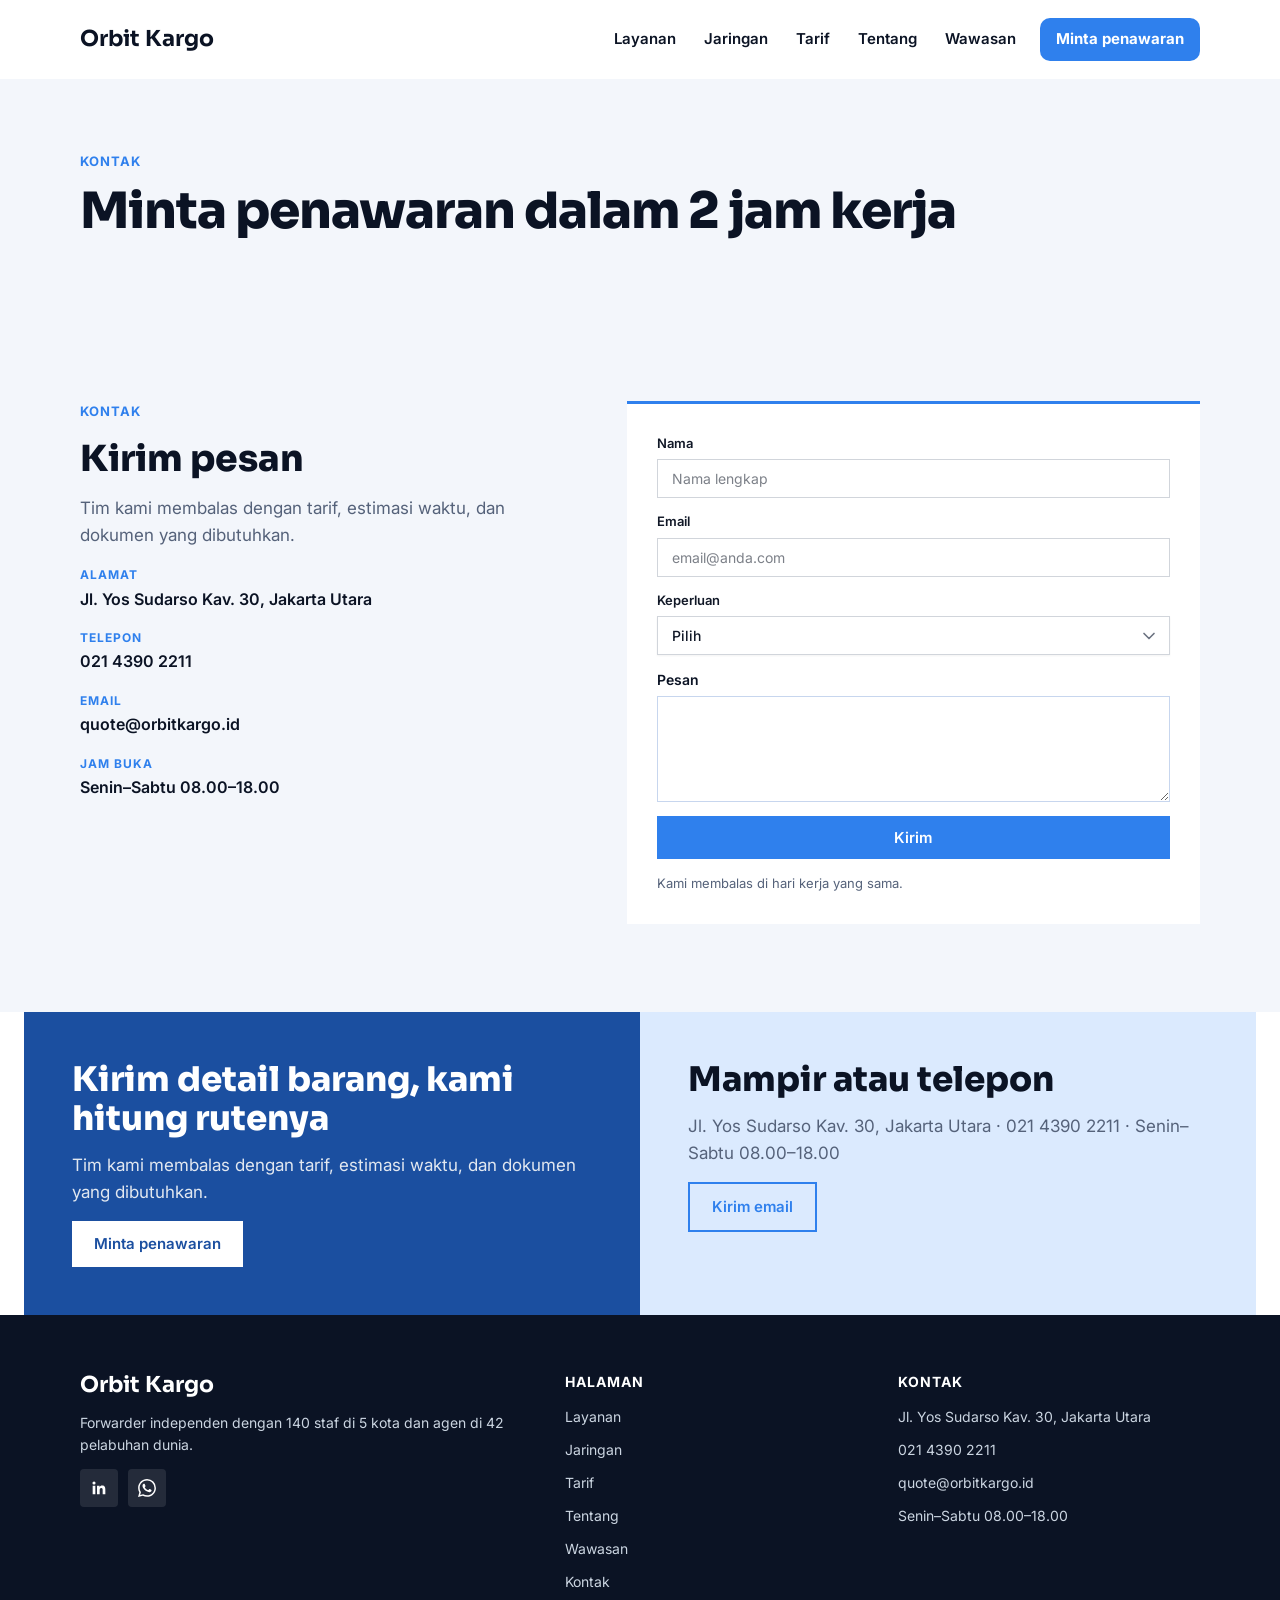
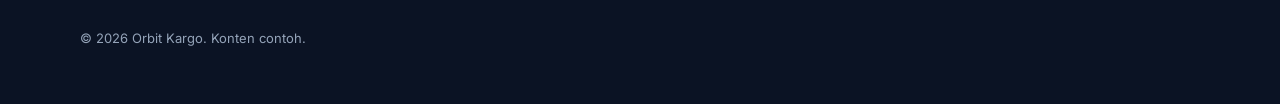
<file: kontak.html>
<!DOCTYPE html>
<html lang="id">
<head>
  <meta charset="UTF-8" />
  <meta name="viewport" content="width=device-width, initial-scale=1.0" />
  <title>Kontak — Orbit Kargo</title>
  <meta name="robots" content="index, follow" />
  <meta property="og:type" content="website" />
  <meta property="og:site_name" content="Orbit Kargo" />
  <meta property="og:locale" content="id_ID" />
  <meta property="og:title" content="Kontak — Orbit Kargo" />
  <meta name="twitter:card" content="summary" />
  <link rel="stylesheet" href="assets/global.css" />
  <link rel="stylesheet" href="assets/kontak.css" />
  <script>(function () {
  var P = "data:image/svg+xml,%3Csvg%20xmlns%3D%22http%3A%2F%2Fwww.w3.org%2F2000%2Fsvg%22%20viewBox%3D%220%200%20400%20300%22%20preserveAspectRatio%3D%22xMidYMid%20meet%22%3E%3Crect%20width%3D%22400%22%20height%3D%22300%22%20fill%3D%22%23eef1f5%22%2F%3E%3Cg%20fill%3D%22none%22%20stroke%3D%22%2394a3b8%22%20stroke-width%3D%226%22%20stroke-linejoin%3D%22round%22%3E%3Crect%20x%3D%22158%22%20y%3D%22114%22%20width%3D%2284%22%20height%3D%2272%22%20rx%3D%229%22%2F%3E%3C%2Fg%3E%3Cpath%20d%3D%22M161%20183%20L186%20152%20L203%20170%20L215%20158%20L239%20183%20Z%22%20fill%3D%22%2394a3b8%22%2F%3E%3Ccircle%20cx%3D%22219%22%20cy%3D%22134%22%20r%3D%228%22%20fill%3D%22%2394a3b8%22%2F%3E%3C%2Fsvg%3E";
  function fix(img) {
    if (img.getAttribute("src") === P) return;
    img.removeAttribute("srcset");
    img.setAttribute("data-img-placeholder", "");
    img.style.backgroundColor = "#eef1f5";
    img.src = P;
  }
  function scan(root) {
    var list = root.querySelectorAll ? root.querySelectorAll("img") : [];
    for (var i = 0; i < list.length; i++) if (!list[i].getAttribute("src")) fix(list[i]);
    if (root.tagName === "IMG" && !root.getAttribute("src")) fix(root);
  }
  document.addEventListener("error", function (e) {
    var t = e.target;
    if (t && t.tagName === "IMG") fix(t);
  }, true);
  function start() {
    scan(document);
    if (!window.MutationObserver) return;
    new MutationObserver(function (records) {
      for (var i = 0; i < records.length; i++) {
        var r = records[i];
        if (r.type === "attributes") {
          if (r.target.tagName === "IMG" && !r.target.getAttribute("src")) fix(r.target);
          else if (r.target.tagName === "IMG" && r.target.getAttribute("src") !== P) {
            r.target.removeAttribute("data-img-placeholder");
            r.target.style.backgroundColor = "";
          }
        } else for (var j = 0; j < r.addedNodes.length; j++) if (r.addedNodes[j].nodeType === 1) scan(r.addedNodes[j]);
      }
    }).observe(document.documentElement, { subtree: true, childList: true, attributes: true, attributeFilter: ["src"] });
  }
  if (document.readyState === "loading") document.addEventListener("DOMContentLoaded", start);
  else start();
})();</script>
</head>
<body>
  <main class="page-kontak">
    <header class="page-kontak__box-1">
      <div class="page-kontak__box-2">
        <h4 class="page-kontak__text-1">Orbit Kargo</h4>
        <div class="page-kontak__box-3">
          <nav class="page-kontak__mega-menu-1" aria-label="Menu utama">
            <button class="page-kontak__mega-menu-1__burger" type="button" aria-expanded="false" aria-controls="page-kontak__mega-menu-1-drawer" aria-label="Buka menu">
              <span></span>
              <span></span>
              <span></span>
            </button>
            <div class="page-kontak__mega-menu-1__drawer" id="page-kontak__mega-menu-1-drawer">
              <ul class="page-kontak__mega-menu-1__list">
                <li class="page-kontak__mega-menu-1__item">
                  <a class="page-kontak__mega-menu-1__top" href="#">Layanan</a>
                </li>
                <li class="page-kontak__mega-menu-1__item">
                  <a class="page-kontak__mega-menu-1__top" href="#">Jaringan</a>
                </li>
                <li class="page-kontak__mega-menu-1__item">
                  <a class="page-kontak__mega-menu-1__top" href="#">Tarif</a>
                </li>
                <li class="page-kontak__mega-menu-1__item">
                  <a class="page-kontak__mega-menu-1__top" href="#">Tentang</a>
                </li>
                <li class="page-kontak__mega-menu-1__item">
                  <a class="page-kontak__mega-menu-1__top" href="#">Wawasan</a>
                </li>
              </ul>
              <a class="page-kontak__mega-menu-1__cta" href="kontak.html">Minta penawaran</a>
            </div>
          </nav>
        </div>
      </div>
    </header>
    <section class="page-kontak__box-4">
      <div class="page-kontak__box-5">
        <p class="page-kontak__text-2">Kontak</p>
        <h1 class="page-kontak__text-3 owd-anim owd-anim--fade-up" data-owd-trigger="scroll">Minta penawaran dalam 2 jam kerja</h1>
      </div>
    </section>
    <section class="page-kontak__box-6">
      <div class="page-kontak__box-7">
        <div class="page-kontak__box-8">
          <p class="page-kontak__text-4">Kontak</p>
          <h2 class="page-kontak__text-5 owd-anim owd-anim--fade-up" data-owd-trigger="scroll">Kirim pesan</h2>
          <p class="page-kontak__text-6">Tim kami membalas dengan tarif, estimasi waktu, dan dokumen yang dibutuhkan.</p>
          <div class="page-kontak__box-9">
            <p class="page-kontak__text-7">Alamat</p>
            <p class="page-kontak__text-8">Jl. Yos Sudarso Kav. 30, Jakarta Utara</p>
          </div>
          <div class="page-kontak__box-10">
            <p class="page-kontak__text-9">Telepon</p>
            <p class="page-kontak__text-10">021 4390 2211</p>
          </div>
          <div class="page-kontak__box-11">
            <p class="page-kontak__text-11">Email</p>
            <p class="page-kontak__text-12">quote&#64;orbitkargo.id</p>
          </div>
          <div class="page-kontak__box-12">
            <p class="page-kontak__text-13">Jam buka</p>
            <p class="page-kontak__text-14">Senin–Sabtu 08.00–18.00</p>
          </div>
        </div>
        <div class="page-kontak__box-13">
          <div class="page-kontak__input-1-wrapper">
            <label class="page-kontak__input-1__label" for="page-kontak__input-1-id">Nama</label>
            <input id="page-kontak__input-1-id" type="text" class="page-kontak__input-1" placeholder="Nama lengkap" />
          </div>
          <div class="page-kontak__input-2-wrapper">
            <label class="page-kontak__input-2__label" for="page-kontak__input-2-id">Email</label>
            <input id="page-kontak__input-2-id" type="text" class="page-kontak__input-2" placeholder="email&#64;anda.com" />
          </div>
          <div class="page-kontak__select-1-wrapper">
            <label class="page-kontak__select-1__label" for="page-kontak__select-1-id">Keperluan</label>
            <select id="page-kontak__select-1-id" class="page-kontak__select-1">
              <option value="" disabled selected>Pilih</option>
              <option value="Kargo laut">Kargo laut</option>
              <option value="Kargo udara">Kargo udara</option>
              <option value="Gudang &amp; fulfilment">Gudang &amp; fulfilment</option>
              <option value="Kepabeanan">Kepabeanan</option>
            </select>
          </div>
          <div class="page-kontak__textarea-1">
            <label class="page-kontak__textarea-1__label" for="page-kontak__textarea-1-input">Pesan</label>
            <textarea class="page-kontak__textarea-1__input" id="page-kontak__textarea-1-input" name="pesan" rows="4"></textarea>
          </div>
          <button type="submit" class="page-kontak__button-1">Kirim</button>
          <p class="page-kontak__text-15">Kami membalas di hari kerja yang sama.</p>
        </div>
      </div>
    </section>
    <section class="page-kontak__box-14">
      <div class="page-kontak__box-15">
        <div class="page-kontak__box-16">
          <h2 class="page-kontak__text-16 owd-anim owd-anim--fade-up" data-owd-trigger="scroll">Kirim detail barang, kami hitung rutenya</h2>
          <p class="page-kontak__text-17">Tim kami membalas dengan tarif, estimasi waktu, dan dokumen yang dibutuhkan.</p>
          <div class="page-kontak__box-17">
            <a href="kontak.html" class="page-kontak__anchor-1">Minta penawaran</a>
          </div>
        </div>
        <div class="page-kontak__box-18">
          <h2 class="page-kontak__text-18 owd-anim owd-anim--fade-up" data-owd-trigger="scroll">Mampir atau telepon</h2>
          <p class="page-kontak__text-19">Jl. Yos Sudarso Kav. 30, Jakarta Utara · 021 4390 2211 · Senin–Sabtu 08.00–18.00</p>
          <div class="page-kontak__box-19">
            <a href="mailto:quote&#64;orbitkargo.id" class="page-kontak__anchor-2">Kirim email</a>
          </div>
        </div>
      </div>
    </section>
    <footer class="page-kontak__box-20">
      <div class="page-kontak__box-21">
        <div class="page-kontak__box-22">
          <h4 class="page-kontak__text-20">Orbit Kargo</h4>
          <p class="page-kontak__text-21">Forwarder independen dengan 140 staf di 5 kota dan agen di 42 pelabuhan dunia.</p>
          <ul class="page-kontak__social-links-1" aria-label="Media sosial">
            <li>
              <a class="page-kontak__social-links-1__link" href="https://linkedin.com/company/orbitkargo" aria-label="LinkedIn" title="LinkedIn" target="_blank" rel="noopener noreferrer">
                <span class="page-kontak__social-links-1__icon" aria-hidden="true"><svg xmlns="http://www.w3.org/2000/svg" viewBox="0 0 24 24" width="18" height="18" fill="currentColor" aria-hidden="true" focusable="false"><path d="M20.45 20.45h-3.56v-5.57c0-1.33-.03-3.04-1.85-3.04-1.86 0-2.14 1.45-2.14 2.95v5.66H9.35V9h3.41v1.56h.05c.48-.9 1.64-1.85 3.37-1.85 3.6 0 4.27 2.37 4.27 5.46v6.28zM5.34 7.43a2.06 2.06 0 1 1 0-4.13 2.06 2.06 0 0 1 0 4.13zM7.12 20.45H3.56V9h3.56v11.45z"/></svg></span>
              </a>
            </li>
            <li>
              <a class="page-kontak__social-links-1__link" href="https://wa.me/622143902211" aria-label="WhatsApp" title="WhatsApp" target="_blank" rel="noopener noreferrer">
                <span class="page-kontak__social-links-1__icon" aria-hidden="true"><svg xmlns="http://www.w3.org/2000/svg" viewBox="0 0 24 24" width="18" height="18" fill="currentColor" aria-hidden="true" focusable="false"><path d="M17.472 14.382c-.297-.149-1.758-.867-2.03-.967-.273-.099-.471-.148-.67.15-.197.297-.767.966-.94 1.164-.173.199-.347.223-.644.075-.297-.15-1.255-.463-2.39-1.475-.883-.788-1.48-1.761-1.653-2.059-.173-.297-.018-.458.13-.606.134-.133.298-.347.446-.52.149-.174.198-.298.298-.497.099-.198.05-.371-.025-.52-.075-.149-.669-1.612-.916-2.207-.242-.579-.487-.5-.669-.51-.173-.008-.371-.01-.57-.01-.198 0-.52.074-.792.372-.272.297-1.04 1.016-1.04 2.479 0 1.462 1.065 2.875 1.213 3.074.149.198 2.096 3.2 5.077 4.487.709.306 1.262.489 1.694.625.712.227 1.36.195 1.871.118.571-.085 1.758-.719 2.006-1.413.248-.694.248-1.289.173-1.413-.074-.124-.272-.198-.57-.347m-5.421 7.403h-.004a9.87 9.87 0 01-5.031-1.378l-.361-.214-3.741.982.998-3.648-.235-.374a9.86 9.86 0 01-1.51-5.26c.001-5.45 4.436-9.884 9.888-9.884 2.64 0 5.122 1.03 6.988 2.898a9.825 9.825 0 012.893 6.994c-.003 5.45-4.437 9.884-9.885 9.884m8.413-18.297A11.815 11.815 0 0012.05 0C5.495 0 .16 5.335.157 11.892c0 2.096.547 4.142 1.588 5.945L.057 24l6.305-1.654a11.882 11.882 0 005.683 1.448h.005c6.554 0 11.89-5.335 11.893-11.893a11.821 11.821 0 00-3.48-8.413Z"/></svg></span>
              </a>
            </li>
          </ul>
        </div>
        <div class="page-kontak__box-23">
          <p class="page-kontak__text-22">Halaman</p>
          <ul class="page-kontak__list-1">
            <li>Layanan</li>
            <li>Jaringan</li>
            <li>Tarif</li>
            <li>Tentang</li>
            <li>Wawasan</li>
            <li>Kontak</li>
          </ul>
        </div>
        <div class="page-kontak__box-24">
          <p class="page-kontak__text-23">Kontak</p>
          <ul class="page-kontak__list-2">
            <li>Jl. Yos Sudarso Kav. 30, Jakarta Utara</li>
            <li>021 4390 2211</li>
            <li>quote&#64;orbitkargo.id</li>
            <li>Senin–Sabtu 08.00–18.00</li>
          </ul>
        </div>
      </div>
      <div class="page-kontak__box-25">
        <p class="page-kontak__text-24">© 2026 Orbit Kargo. Konten contoh.</p>
        <button class="page-kontak__back-to-top-1" type="button" aria-label="Ke atas" data-offset="400">
          <span class="page-kontak__back-to-top-1__icon" aria-hidden="true">↑</span>
        </button>
      </div>
    </footer>
  </main>
  <script src="assets/kontak.js"></script>
</body>
</html>
</file>
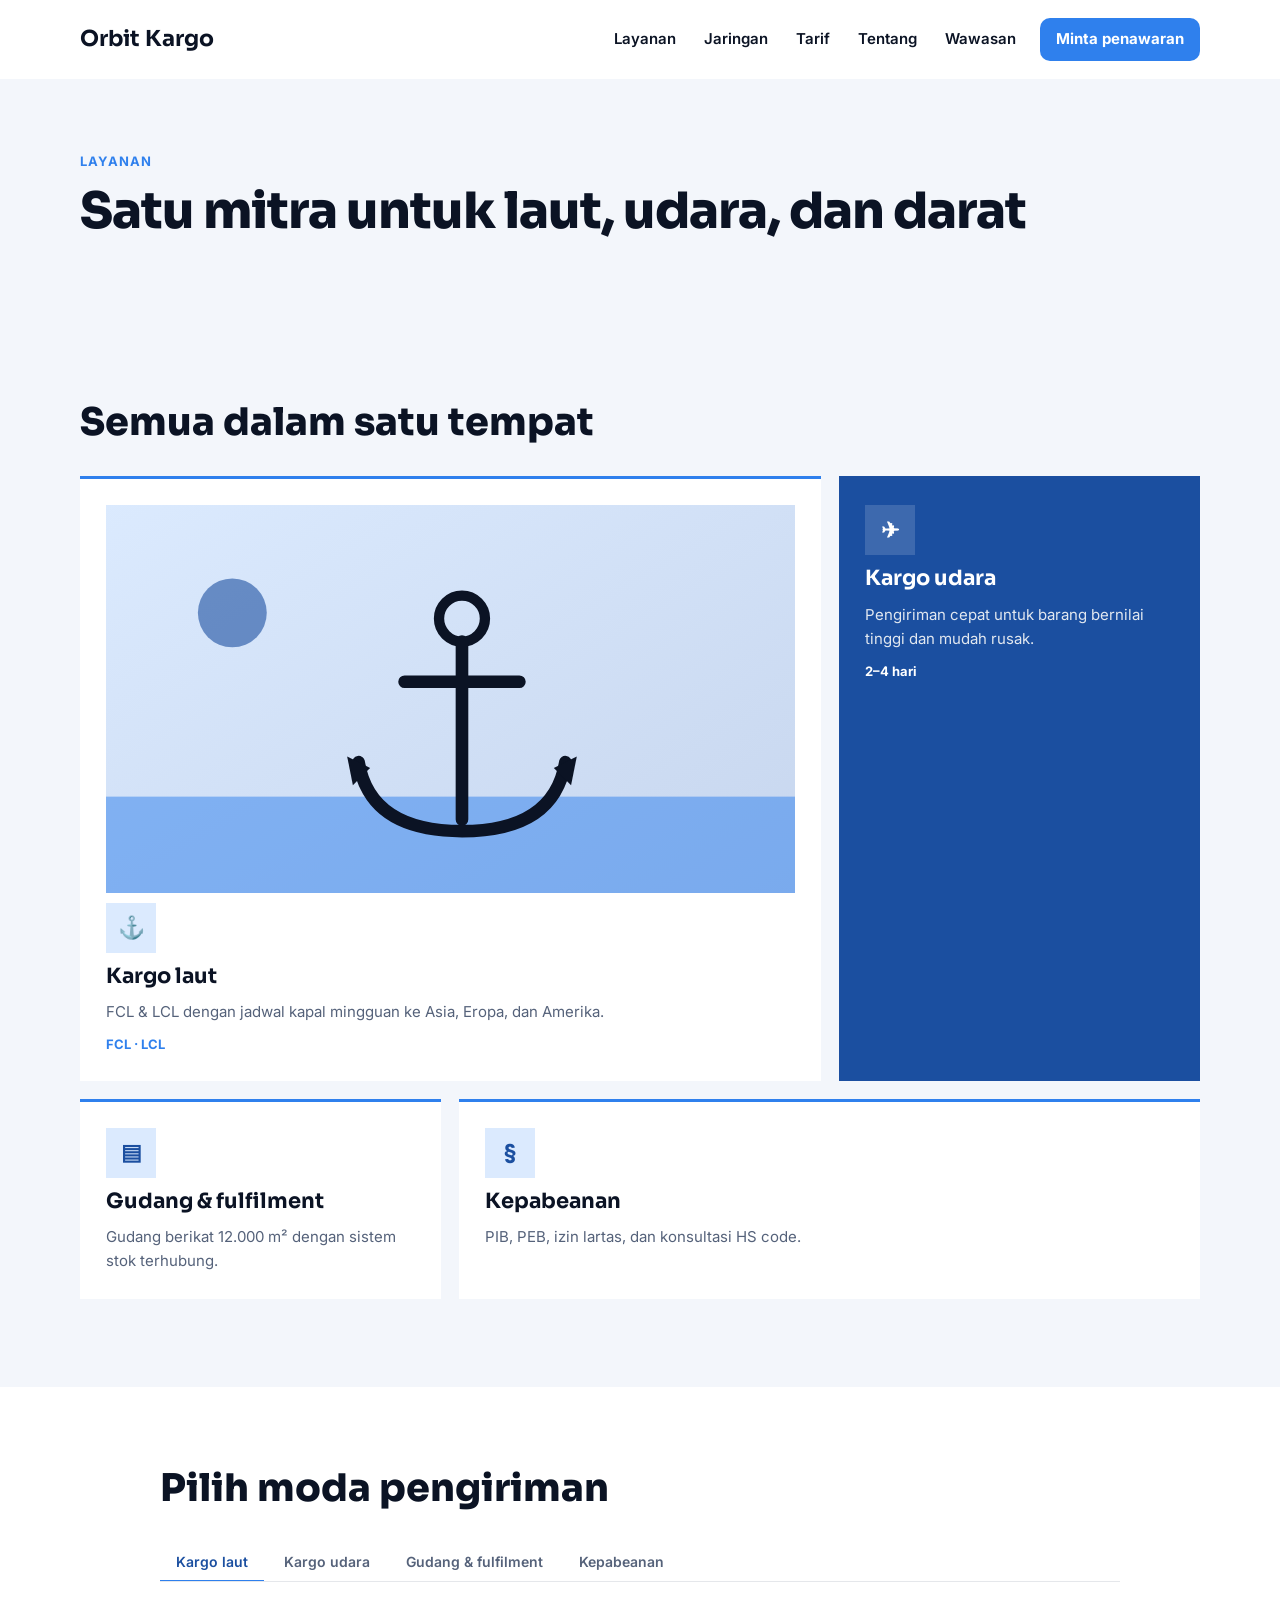
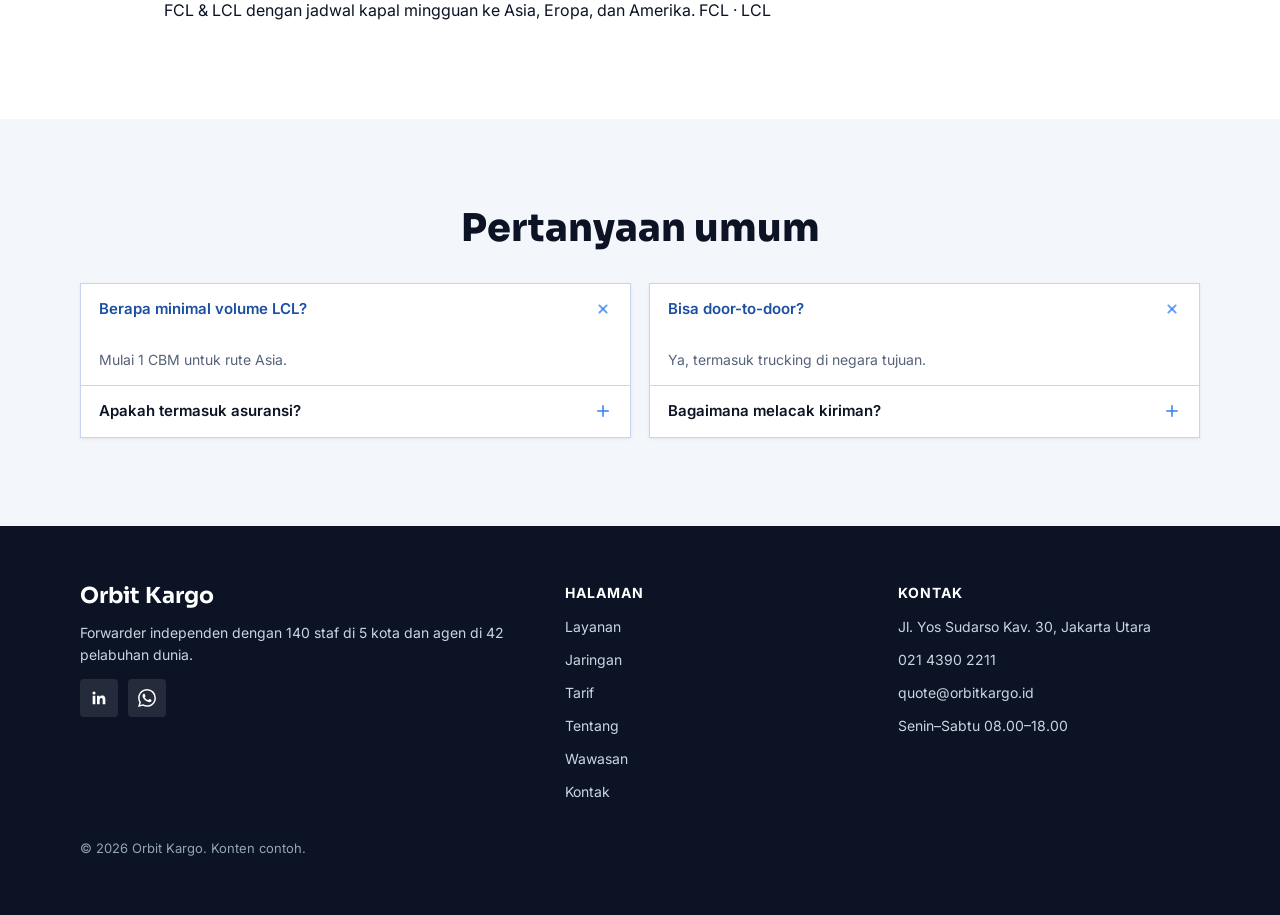
<file: layanan.html>
<!DOCTYPE html>
<html lang="id">
<head>
  <meta charset="UTF-8" />
  <meta name="viewport" content="width=device-width, initial-scale=1.0" />
  <title>Layanan — Orbit Kargo</title>
  <meta name="robots" content="index, follow" />
  <meta property="og:type" content="website" />
  <meta property="og:site_name" content="Orbit Kargo" />
  <meta property="og:locale" content="id_ID" />
  <meta property="og:title" content="Layanan — Orbit Kargo" />
  <meta name="twitter:card" content="summary" />
  <link rel="stylesheet" href="assets/global.css" />
  <link rel="stylesheet" href="assets/layanan.css" />
  <script>(function () {
  var P = "data:image/svg+xml,%3Csvg%20xmlns%3D%22http%3A%2F%2Fwww.w3.org%2F2000%2Fsvg%22%20viewBox%3D%220%200%20400%20300%22%20preserveAspectRatio%3D%22xMidYMid%20meet%22%3E%3Crect%20width%3D%22400%22%20height%3D%22300%22%20fill%3D%22%23eef1f5%22%2F%3E%3Cg%20fill%3D%22none%22%20stroke%3D%22%2394a3b8%22%20stroke-width%3D%226%22%20stroke-linejoin%3D%22round%22%3E%3Crect%20x%3D%22158%22%20y%3D%22114%22%20width%3D%2284%22%20height%3D%2272%22%20rx%3D%229%22%2F%3E%3C%2Fg%3E%3Cpath%20d%3D%22M161%20183%20L186%20152%20L203%20170%20L215%20158%20L239%20183%20Z%22%20fill%3D%22%2394a3b8%22%2F%3E%3Ccircle%20cx%3D%22219%22%20cy%3D%22134%22%20r%3D%228%22%20fill%3D%22%2394a3b8%22%2F%3E%3C%2Fsvg%3E";
  function fix(img) {
    if (img.getAttribute("src") === P) return;
    img.removeAttribute("srcset");
    img.setAttribute("data-img-placeholder", "");
    img.style.backgroundColor = "#eef1f5";
    img.src = P;
  }
  function scan(root) {
    var list = root.querySelectorAll ? root.querySelectorAll("img") : [];
    for (var i = 0; i < list.length; i++) if (!list[i].getAttribute("src")) fix(list[i]);
    if (root.tagName === "IMG" && !root.getAttribute("src")) fix(root);
  }
  document.addEventListener("error", function (e) {
    var t = e.target;
    if (t && t.tagName === "IMG") fix(t);
  }, true);
  function start() {
    scan(document);
    if (!window.MutationObserver) return;
    new MutationObserver(function (records) {
      for (var i = 0; i < records.length; i++) {
        var r = records[i];
        if (r.type === "attributes") {
          if (r.target.tagName === "IMG" && !r.target.getAttribute("src")) fix(r.target);
          else if (r.target.tagName === "IMG" && r.target.getAttribute("src") !== P) {
            r.target.removeAttribute("data-img-placeholder");
            r.target.style.backgroundColor = "";
          }
        } else for (var j = 0; j < r.addedNodes.length; j++) if (r.addedNodes[j].nodeType === 1) scan(r.addedNodes[j]);
      }
    }).observe(document.documentElement, { subtree: true, childList: true, attributes: true, attributeFilter: ["src"] });
  }
  if (document.readyState === "loading") document.addEventListener("DOMContentLoaded", start);
  else start();
})();</script>
</head>
<body>
  <main class="page-layanan">
    <header class="page-layanan__box-1">
      <div class="page-layanan__box-2">
        <h4 class="page-layanan__text-1">Orbit Kargo</h4>
        <div class="page-layanan__box-3">
          <nav class="page-layanan__mega-menu-1" aria-label="Menu utama">
            <button class="page-layanan__mega-menu-1__burger" type="button" aria-expanded="false" aria-controls="page-layanan__mega-menu-1-drawer" aria-label="Buka menu">
              <span></span>
              <span></span>
              <span></span>
            </button>
            <div class="page-layanan__mega-menu-1__drawer" id="page-layanan__mega-menu-1-drawer">
              <ul class="page-layanan__mega-menu-1__list">
                <li class="page-layanan__mega-menu-1__item">
                  <a class="page-layanan__mega-menu-1__top" href="#">Layanan</a>
                </li>
                <li class="page-layanan__mega-menu-1__item">
                  <a class="page-layanan__mega-menu-1__top" href="#">Jaringan</a>
                </li>
                <li class="page-layanan__mega-menu-1__item">
                  <a class="page-layanan__mega-menu-1__top" href="#">Tarif</a>
                </li>
                <li class="page-layanan__mega-menu-1__item">
                  <a class="page-layanan__mega-menu-1__top" href="#">Tentang</a>
                </li>
                <li class="page-layanan__mega-menu-1__item">
                  <a class="page-layanan__mega-menu-1__top" href="#">Wawasan</a>
                </li>
              </ul>
              <a class="page-layanan__mega-menu-1__cta" href="kontak.html">Minta penawaran</a>
            </div>
          </nav>
        </div>
      </div>
    </header>
    <section class="page-layanan__box-4">
      <div class="page-layanan__box-5">
        <p class="page-layanan__text-2">Layanan</p>
        <h1 class="page-layanan__text-3 owd-anim owd-anim--fade-up" data-owd-trigger="scroll">Satu mitra untuk laut, udara, dan darat</h1>
      </div>
    </section>
    <section class="page-layanan__box-6">
      <div class="page-layanan__box-7">
        <h2 class="page-layanan__text-4 owd-anim owd-anim--fade-up" data-owd-trigger="scroll">Semua dalam satu tempat</h2>
      </div>
      <div class="page-layanan__box-8">
        <div class="page-layanan__box-9">
          <div class="page-layanan__image-1-wrapper owd-anim owd-anim--fade-in" data-owd-trigger="scroll">
            <img class="page-layanan__image-1" src="[data-uri]" alt="Kargo laut" loading="lazy" />
          </div>
          <p class="page-layanan__text-5">⚓</p>
          <h3 class="page-layanan__text-6">Kargo laut</h3>
          <p class="page-layanan__text-7">FCL &amp; LCL dengan jadwal kapal mingguan ke Asia, Eropa, dan Amerika.</p>
          <p class="page-layanan__text-8">FCL · LCL</p>
        </div>
        <div class="page-layanan__box-10">
          <p class="page-layanan__text-9">✈</p>
          <h3 class="page-layanan__text-10">Kargo udara</h3>
          <p class="page-layanan__text-11">Pengiriman cepat untuk barang bernilai tinggi dan mudah rusak.</p>
          <p class="page-layanan__text-12">2–4 hari</p>
        </div>
        <div class="page-layanan__box-11">
          <p class="page-layanan__text-13">▤</p>
          <h3 class="page-layanan__text-14">Gudang &amp; fulfilment</h3>
          <p class="page-layanan__text-15">Gudang berikat 12.000 m² dengan sistem stok terhubung.</p>
        </div>
        <div class="page-layanan__box-12">
          <p class="page-layanan__text-16">§</p>
          <h3 class="page-layanan__text-17">Kepabeanan</h3>
          <p class="page-layanan__text-18">PIB, PEB, izin lartas, dan konsultasi HS code.</p>
        </div>
      </div>
    </section>
    <section class="page-layanan__box-13">
      <div class="page-layanan__box-14">
        <h2 class="page-layanan__text-19 owd-anim owd-anim--fade-up" data-owd-trigger="scroll">Pilih moda pengiriman</h2>
      </div>
      <div class="page-layanan__box-15">
        <div class="page-layanan__tabs-1">
          <div class="page-layanan__tabs-1__list" role="tablist">
            <button type="button" class="page-layanan__tabs-1__tab" role="tab" id="page-layanan__tabs-1-tab-0" aria-controls="page-layanan__tabs-1-panel-0" aria-selected="true" tabindex="0">Kargo laut</button>
            <button type="button" class="page-layanan__tabs-1__tab" role="tab" id="page-layanan__tabs-1-tab-1" aria-controls="page-layanan__tabs-1-panel-1" aria-selected="false" tabindex="-1">Kargo udara</button>
            <button type="button" class="page-layanan__tabs-1__tab" role="tab" id="page-layanan__tabs-1-tab-2" aria-controls="page-layanan__tabs-1-panel-2" aria-selected="false" tabindex="-1">Gudang &amp; fulfilment</button>
            <button type="button" class="page-layanan__tabs-1__tab" role="tab" id="page-layanan__tabs-1-tab-3" aria-controls="page-layanan__tabs-1-panel-3" aria-selected="false" tabindex="-1">Kepabeanan</button>
          </div>
          <div class="page-layanan__tabs-1__panel" role="tabpanel" id="page-layanan__tabs-1-panel-0" aria-labelledby="page-layanan__tabs-1-tab-0" tabindex="0">FCL &amp; LCL dengan jadwal kapal mingguan ke Asia, Eropa, dan Amerika. FCL · LCL</div>
          <div class="page-layanan__tabs-1__panel" role="tabpanel" id="page-layanan__tabs-1-panel-1" aria-labelledby="page-layanan__tabs-1-tab-1" tabindex="0" hidden>Pengiriman cepat untuk barang bernilai tinggi dan mudah rusak. 2–4 hari</div>
          <div class="page-layanan__tabs-1__panel" role="tabpanel" id="page-layanan__tabs-1-panel-2" aria-labelledby="page-layanan__tabs-1-tab-2" tabindex="0" hidden>Gudang berikat 12.000 m² dengan sistem stok terhubung.</div>
          <div class="page-layanan__tabs-1__panel" role="tabpanel" id="page-layanan__tabs-1-panel-3" aria-labelledby="page-layanan__tabs-1-tab-3" tabindex="0" hidden>PIB, PEB, izin lartas, dan konsultasi HS code.</div>
        </div>
      </div>
    </section>
    <section class="page-layanan__box-16">
      <div class="page-layanan__box-17">
        <h2 class="page-layanan__text-20 owd-anim owd-anim--fade-up" data-owd-trigger="scroll">Pertanyaan umum</h2>
      </div>
      <div class="page-layanan__box-18">
        <div class="page-layanan__box-19">
          <div class="page-layanan__accordion-1">
            <details class="page-layanan__accordion-1__item" name="page-layanan__accordion-1-group" open>
              <summary class="page-layanan__accordion-1__header">
                <span class="page-layanan__accordion-1__title">Berapa minimal volume LCL?</span>
                <span class="page-layanan__accordion-1__icon" aria-hidden="true"><svg xmlns="http://www.w3.org/2000/svg" width="18" height="18" viewBox="0 0 24 24" fill="none" stroke="currentColor" stroke-width="2" stroke-linecap="round" stroke-linejoin="round"><path d="M12 5v14"/><path d="M5 12h14"/></svg></span>
              </summary>
              <div class="page-layanan__accordion-1__content">Mulai 1 CBM untuk rute Asia.</div>
            </details>
            <details class="page-layanan__accordion-1__item" name="page-layanan__accordion-1-group">
              <summary class="page-layanan__accordion-1__header">
                <span class="page-layanan__accordion-1__title">Apakah termasuk asuransi?</span>
                <span class="page-layanan__accordion-1__icon" aria-hidden="true"><svg xmlns="http://www.w3.org/2000/svg" width="18" height="18" viewBox="0 0 24 24" fill="none" stroke="currentColor" stroke-width="2" stroke-linecap="round" stroke-linejoin="round"><path d="M12 5v14"/><path d="M5 12h14"/></svg></span>
              </summary>
              <div class="page-layanan__accordion-1__content">Opsional, 0,2% dari nilai barang.</div>
            </details>
          </div>
        </div>
        <div class="page-layanan__box-20">
          <div class="page-layanan__accordion-2">
            <details class="page-layanan__accordion-2__item" name="page-layanan__accordion-2-group" open>
              <summary class="page-layanan__accordion-2__header">
                <span class="page-layanan__accordion-2__title">Bisa door-to-door?</span>
                <span class="page-layanan__accordion-2__icon" aria-hidden="true"><svg xmlns="http://www.w3.org/2000/svg" width="18" height="18" viewBox="0 0 24 24" fill="none" stroke="currentColor" stroke-width="2" stroke-linecap="round" stroke-linejoin="round"><path d="M12 5v14"/><path d="M5 12h14"/></svg></span>
              </summary>
              <div class="page-layanan__accordion-2__content">Ya, termasuk trucking di negara tujuan.</div>
            </details>
            <details class="page-layanan__accordion-2__item" name="page-layanan__accordion-2-group">
              <summary class="page-layanan__accordion-2__header">
                <span class="page-layanan__accordion-2__title">Bagaimana melacak kiriman?</span>
                <span class="page-layanan__accordion-2__icon" aria-hidden="true"><svg xmlns="http://www.w3.org/2000/svg" width="18" height="18" viewBox="0 0 24 24" fill="none" stroke="currentColor" stroke-width="2" stroke-linecap="round" stroke-linejoin="round"><path d="M12 5v14"/><path d="M5 12h14"/></svg></span>
              </summary>
              <div class="page-layanan__accordion-2__content">Lewat dasbor web dan notifikasi email/WhatsApp.</div>
            </details>
          </div>
        </div>
      </div>
    </section>
    <footer class="page-layanan__box-21">
      <div class="page-layanan__box-22">
        <div class="page-layanan__box-23">
          <h4 class="page-layanan__text-21">Orbit Kargo</h4>
          <p class="page-layanan__text-22">Forwarder independen dengan 140 staf di 5 kota dan agen di 42 pelabuhan dunia.</p>
          <ul class="page-layanan__social-links-1" aria-label="Media sosial">
            <li>
              <a class="page-layanan__social-links-1__link" href="https://linkedin.com/company/orbitkargo" aria-label="LinkedIn" title="LinkedIn" target="_blank" rel="noopener noreferrer">
                <span class="page-layanan__social-links-1__icon" aria-hidden="true"><svg xmlns="http://www.w3.org/2000/svg" viewBox="0 0 24 24" width="18" height="18" fill="currentColor" aria-hidden="true" focusable="false"><path d="M20.45 20.45h-3.56v-5.57c0-1.33-.03-3.04-1.85-3.04-1.86 0-2.14 1.45-2.14 2.95v5.66H9.35V9h3.41v1.56h.05c.48-.9 1.64-1.85 3.37-1.85 3.6 0 4.27 2.37 4.27 5.46v6.28zM5.34 7.43a2.06 2.06 0 1 1 0-4.13 2.06 2.06 0 0 1 0 4.13zM7.12 20.45H3.56V9h3.56v11.45z"/></svg></span>
              </a>
            </li>
            <li>
              <a class="page-layanan__social-links-1__link" href="https://wa.me/622143902211" aria-label="WhatsApp" title="WhatsApp" target="_blank" rel="noopener noreferrer">
                <span class="page-layanan__social-links-1__icon" aria-hidden="true"><svg xmlns="http://www.w3.org/2000/svg" viewBox="0 0 24 24" width="18" height="18" fill="currentColor" aria-hidden="true" focusable="false"><path d="M17.472 14.382c-.297-.149-1.758-.867-2.03-.967-.273-.099-.471-.148-.67.15-.197.297-.767.966-.94 1.164-.173.199-.347.223-.644.075-.297-.15-1.255-.463-2.39-1.475-.883-.788-1.48-1.761-1.653-2.059-.173-.297-.018-.458.13-.606.134-.133.298-.347.446-.52.149-.174.198-.298.298-.497.099-.198.05-.371-.025-.52-.075-.149-.669-1.612-.916-2.207-.242-.579-.487-.5-.669-.51-.173-.008-.371-.01-.57-.01-.198 0-.52.074-.792.372-.272.297-1.04 1.016-1.04 2.479 0 1.462 1.065 2.875 1.213 3.074.149.198 2.096 3.2 5.077 4.487.709.306 1.262.489 1.694.625.712.227 1.36.195 1.871.118.571-.085 1.758-.719 2.006-1.413.248-.694.248-1.289.173-1.413-.074-.124-.272-.198-.57-.347m-5.421 7.403h-.004a9.87 9.87 0 01-5.031-1.378l-.361-.214-3.741.982.998-3.648-.235-.374a9.86 9.86 0 01-1.51-5.26c.001-5.45 4.436-9.884 9.888-9.884 2.64 0 5.122 1.03 6.988 2.898a9.825 9.825 0 012.893 6.994c-.003 5.45-4.437 9.884-9.885 9.884m8.413-18.297A11.815 11.815 0 0012.05 0C5.495 0 .16 5.335.157 11.892c0 2.096.547 4.142 1.588 5.945L.057 24l6.305-1.654a11.882 11.882 0 005.683 1.448h.005c6.554 0 11.89-5.335 11.893-11.893a11.821 11.821 0 00-3.48-8.413Z"/></svg></span>
              </a>
            </li>
          </ul>
        </div>
        <div class="page-layanan__box-24">
          <p class="page-layanan__text-23">Halaman</p>
          <ul class="page-layanan__list-1">
            <li>Layanan</li>
            <li>Jaringan</li>
            <li>Tarif</li>
            <li>Tentang</li>
            <li>Wawasan</li>
            <li>Kontak</li>
          </ul>
        </div>
        <div class="page-layanan__box-25">
          <p class="page-layanan__text-24">Kontak</p>
          <ul class="page-layanan__list-2">
            <li>Jl. Yos Sudarso Kav. 30, Jakarta Utara</li>
            <li>021 4390 2211</li>
            <li>quote&#64;orbitkargo.id</li>
            <li>Senin–Sabtu 08.00–18.00</li>
          </ul>
        </div>
      </div>
      <div class="page-layanan__box-26">
        <p class="page-layanan__text-25">© 2026 Orbit Kargo. Konten contoh.</p>
        <button class="page-layanan__back-to-top-1" type="button" aria-label="Ke atas" data-offset="400">
          <span class="page-layanan__back-to-top-1__icon" aria-hidden="true">↑</span>
        </button>
      </div>
    </footer>
  </main>
  <script src="assets/layanan.js"></script>
</body>
</html>
</file>
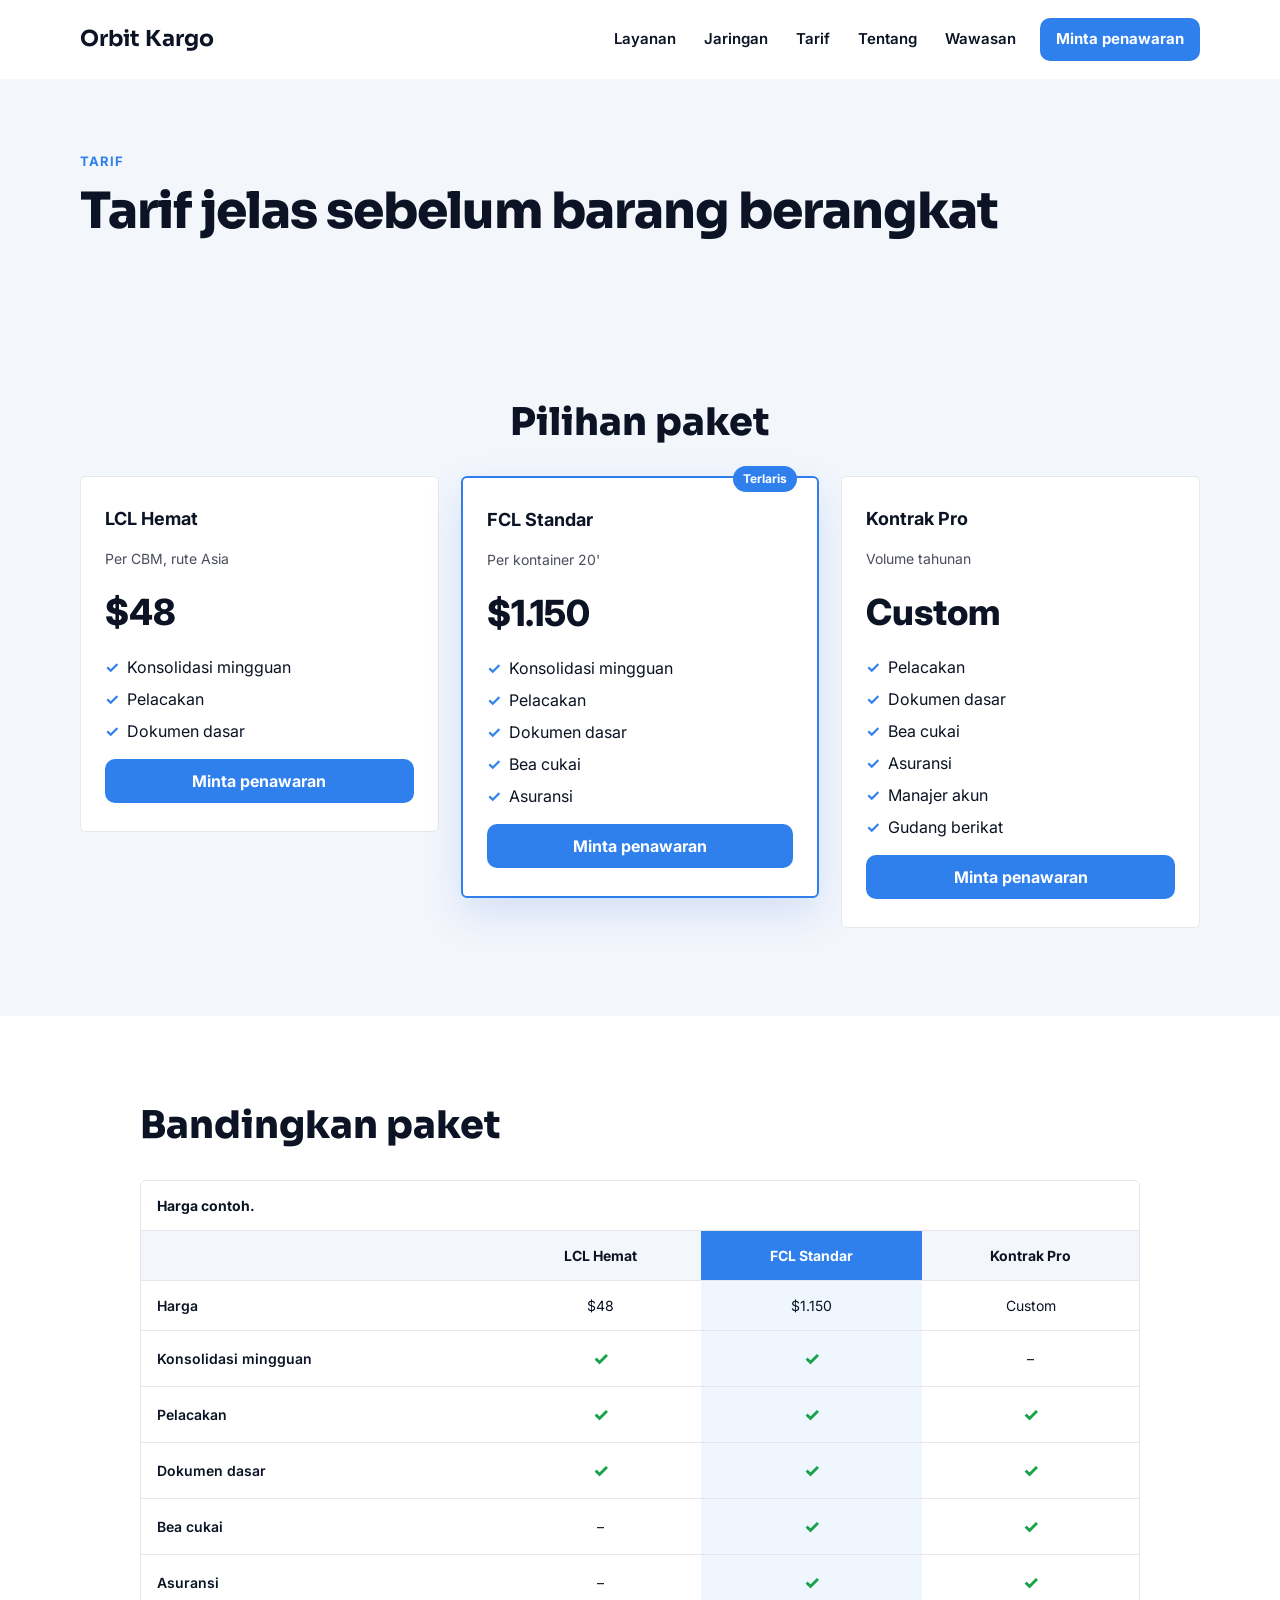
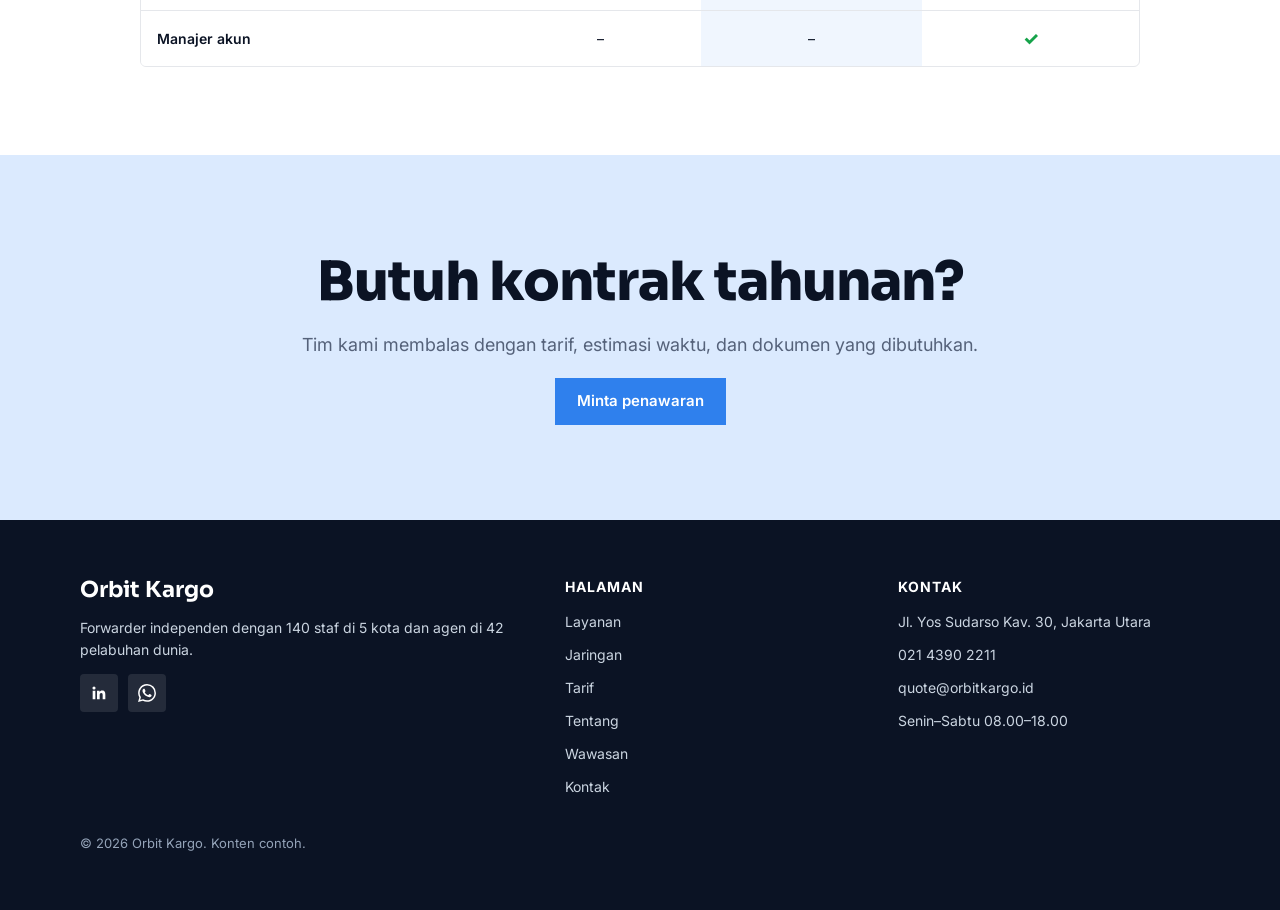
<file: tarif.html>
<!DOCTYPE html>
<html lang="id">
<head>
  <meta charset="UTF-8" />
  <meta name="viewport" content="width=device-width, initial-scale=1.0" />
  <title>Tarif — Orbit Kargo</title>
  <meta name="robots" content="index, follow" />
  <meta property="og:type" content="website" />
  <meta property="og:site_name" content="Orbit Kargo" />
  <meta property="og:locale" content="id_ID" />
  <meta property="og:title" content="Tarif — Orbit Kargo" />
  <meta name="twitter:card" content="summary" />
  <link rel="stylesheet" href="assets/global.css" />
  <link rel="stylesheet" href="assets/tarif.css" />
  <script>(function () {
  var P = "data:image/svg+xml,%3Csvg%20xmlns%3D%22http%3A%2F%2Fwww.w3.org%2F2000%2Fsvg%22%20viewBox%3D%220%200%20400%20300%22%20preserveAspectRatio%3D%22xMidYMid%20meet%22%3E%3Crect%20width%3D%22400%22%20height%3D%22300%22%20fill%3D%22%23eef1f5%22%2F%3E%3Cg%20fill%3D%22none%22%20stroke%3D%22%2394a3b8%22%20stroke-width%3D%226%22%20stroke-linejoin%3D%22round%22%3E%3Crect%20x%3D%22158%22%20y%3D%22114%22%20width%3D%2284%22%20height%3D%2272%22%20rx%3D%229%22%2F%3E%3C%2Fg%3E%3Cpath%20d%3D%22M161%20183%20L186%20152%20L203%20170%20L215%20158%20L239%20183%20Z%22%20fill%3D%22%2394a3b8%22%2F%3E%3Ccircle%20cx%3D%22219%22%20cy%3D%22134%22%20r%3D%228%22%20fill%3D%22%2394a3b8%22%2F%3E%3C%2Fsvg%3E";
  function fix(img) {
    if (img.getAttribute("src") === P) return;
    img.removeAttribute("srcset");
    img.setAttribute("data-img-placeholder", "");
    img.style.backgroundColor = "#eef1f5";
    img.src = P;
  }
  function scan(root) {
    var list = root.querySelectorAll ? root.querySelectorAll("img") : [];
    for (var i = 0; i < list.length; i++) if (!list[i].getAttribute("src")) fix(list[i]);
    if (root.tagName === "IMG" && !root.getAttribute("src")) fix(root);
  }
  document.addEventListener("error", function (e) {
    var t = e.target;
    if (t && t.tagName === "IMG") fix(t);
  }, true);
  function start() {
    scan(document);
    if (!window.MutationObserver) return;
    new MutationObserver(function (records) {
      for (var i = 0; i < records.length; i++) {
        var r = records[i];
        if (r.type === "attributes") {
          if (r.target.tagName === "IMG" && !r.target.getAttribute("src")) fix(r.target);
          else if (r.target.tagName === "IMG" && r.target.getAttribute("src") !== P) {
            r.target.removeAttribute("data-img-placeholder");
            r.target.style.backgroundColor = "";
          }
        } else for (var j = 0; j < r.addedNodes.length; j++) if (r.addedNodes[j].nodeType === 1) scan(r.addedNodes[j]);
      }
    }).observe(document.documentElement, { subtree: true, childList: true, attributes: true, attributeFilter: ["src"] });
  }
  if (document.readyState === "loading") document.addEventListener("DOMContentLoaded", start);
  else start();
})();</script>
</head>
<body>
  <main class="page-tarif">
    <header class="page-tarif__box-1">
      <div class="page-tarif__box-2">
        <h4 class="page-tarif__text-1">Orbit Kargo</h4>
        <div class="page-tarif__box-3">
          <nav class="page-tarif__mega-menu-1" aria-label="Menu utama">
            <button class="page-tarif__mega-menu-1__burger" type="button" aria-expanded="false" aria-controls="page-tarif__mega-menu-1-drawer" aria-label="Buka menu">
              <span></span>
              <span></span>
              <span></span>
            </button>
            <div class="page-tarif__mega-menu-1__drawer" id="page-tarif__mega-menu-1-drawer">
              <ul class="page-tarif__mega-menu-1__list">
                <li class="page-tarif__mega-menu-1__item">
                  <a class="page-tarif__mega-menu-1__top" href="#">Layanan</a>
                </li>
                <li class="page-tarif__mega-menu-1__item">
                  <a class="page-tarif__mega-menu-1__top" href="#">Jaringan</a>
                </li>
                <li class="page-tarif__mega-menu-1__item">
                  <a class="page-tarif__mega-menu-1__top" href="#">Tarif</a>
                </li>
                <li class="page-tarif__mega-menu-1__item">
                  <a class="page-tarif__mega-menu-1__top" href="#">Tentang</a>
                </li>
                <li class="page-tarif__mega-menu-1__item">
                  <a class="page-tarif__mega-menu-1__top" href="#">Wawasan</a>
                </li>
              </ul>
              <a class="page-tarif__mega-menu-1__cta" href="kontak.html">Minta penawaran</a>
            </div>
          </nav>
        </div>
      </div>
    </header>
    <section class="page-tarif__box-4">
      <div class="page-tarif__box-5">
        <p class="page-tarif__text-2">Tarif</p>
        <h1 class="page-tarif__text-3 owd-anim owd-anim--fade-up" data-owd-trigger="scroll">Tarif jelas sebelum barang berangkat</h1>
      </div>
    </section>
    <section class="page-tarif__box-6">
      <div class="page-tarif__box-7">
        <h2 class="page-tarif__text-4 owd-anim owd-anim--fade-up" data-owd-trigger="scroll">Pilihan paket</h2>
      </div>
      <div class="page-tarif__box-8">
        <div class="page-tarif__box-9">
          <div class="page-tarif__pricing-1">
            <h3 class="page-tarif__pricing-1__plan">LCL Hemat</h3>
            <p class="page-tarif__pricing-1__desc">Per CBM, rute Asia</p>
            <div class="page-tarif__pricing-1__price">
              <span class="page-tarif__pricing-1__amount">$48</span>
            </div>
            <ul class="page-tarif__pricing-1__features">
              <li>Konsolidasi mingguan</li>
              <li>Pelacakan</li>
              <li>Dokumen dasar</li>
            </ul>
            <a class="page-tarif__pricing-1__button" href="kontak.html">Minta penawaran</a>
          </div>
        </div>
        <div class="page-tarif__box-10">
          <div class="page-tarif__pricing-2">
            <span class="page-tarif__pricing-2__badge">Terlaris</span>
            <h3 class="page-tarif__pricing-2__plan">FCL Standar</h3>
            <p class="page-tarif__pricing-2__desc">Per kontainer 20'</p>
            <div class="page-tarif__pricing-2__price">
              <span class="page-tarif__pricing-2__amount">$1.150</span>
            </div>
            <ul class="page-tarif__pricing-2__features">
              <li>Konsolidasi mingguan</li>
              <li>Pelacakan</li>
              <li>Dokumen dasar</li>
              <li>Bea cukai</li>
              <li>Asuransi</li>
            </ul>
            <a class="page-tarif__pricing-2__button" href="kontak.html">Minta penawaran</a>
          </div>
        </div>
        <div class="page-tarif__box-11">
          <div class="page-tarif__pricing-3">
            <h3 class="page-tarif__pricing-3__plan">Kontrak Pro</h3>
            <p class="page-tarif__pricing-3__desc">Volume tahunan</p>
            <div class="page-tarif__pricing-3__price">
              <span class="page-tarif__pricing-3__amount">Custom</span>
            </div>
            <ul class="page-tarif__pricing-3__features">
              <li>Pelacakan</li>
              <li>Dokumen dasar</li>
              <li>Bea cukai</li>
              <li>Asuransi</li>
              <li>Manajer akun</li>
              <li>Gudang berikat</li>
            </ul>
            <a class="page-tarif__pricing-3__button" href="kontak.html">Minta penawaran</a>
          </div>
        </div>
      </div>
    </section>
    <section class="page-tarif__box-12">
      <div class="page-tarif__box-13">
        <h2 class="page-tarif__text-5 owd-anim owd-anim--fade-up" data-owd-trigger="scroll">Bandingkan paket</h2>
      </div>
      <div class="page-tarif__box-14">
        <div class="page-tarif__comparison-table-1">
          <table>
            <caption>Harga contoh.</caption>
            <thead>
              <tr>
                <th scope="col"></th>
                <th scope="col">LCL Hemat</th>
                <th scope="col">FCL Standar</th>
                <th scope="col">Kontrak Pro</th>
              </tr>
            </thead>
            <tbody>
              <tr>
                <th scope="row">Harga</th>
                <td>$48</td>
                <td>$1.150</td>
                <td>Custom</td>
              </tr>
              <tr>
                <th scope="row">Konsolidasi mingguan</th>
                <td>
                  <span class="page-tarif__comparison-table-1__yes" role="img" aria-label="Ya">✓</span>
                </td>
                <td>
                  <span class="page-tarif__comparison-table-1__yes" role="img" aria-label="Ya">✓</span>
                </td>
                <td>–</td>
              </tr>
              <tr>
                <th scope="row">Pelacakan</th>
                <td>
                  <span class="page-tarif__comparison-table-1__yes" role="img" aria-label="Ya">✓</span>
                </td>
                <td>
                  <span class="page-tarif__comparison-table-1__yes" role="img" aria-label="Ya">✓</span>
                </td>
                <td>
                  <span class="page-tarif__comparison-table-1__yes" role="img" aria-label="Ya">✓</span>
                </td>
              </tr>
              <tr>
                <th scope="row">Dokumen dasar</th>
                <td>
                  <span class="page-tarif__comparison-table-1__yes" role="img" aria-label="Ya">✓</span>
                </td>
                <td>
                  <span class="page-tarif__comparison-table-1__yes" role="img" aria-label="Ya">✓</span>
                </td>
                <td>
                  <span class="page-tarif__comparison-table-1__yes" role="img" aria-label="Ya">✓</span>
                </td>
              </tr>
              <tr>
                <th scope="row">Bea cukai</th>
                <td>–</td>
                <td>
                  <span class="page-tarif__comparison-table-1__yes" role="img" aria-label="Ya">✓</span>
                </td>
                <td>
                  <span class="page-tarif__comparison-table-1__yes" role="img" aria-label="Ya">✓</span>
                </td>
              </tr>
              <tr>
                <th scope="row">Asuransi</th>
                <td>–</td>
                <td>
                  <span class="page-tarif__comparison-table-1__yes" role="img" aria-label="Ya">✓</span>
                </td>
                <td>
                  <span class="page-tarif__comparison-table-1__yes" role="img" aria-label="Ya">✓</span>
                </td>
              </tr>
              <tr>
                <th scope="row">Manajer akun</th>
                <td>–</td>
                <td>–</td>
                <td>
                  <span class="page-tarif__comparison-table-1__yes" role="img" aria-label="Ya">✓</span>
                </td>
              </tr>
            </tbody>
          </table>
        </div>
      </div>
    </section>
    <section class="page-tarif__box-15">
      <div class="page-tarif__box-16">
        <h2 class="page-tarif__text-6 owd-anim owd-anim--fade-up" data-owd-trigger="scroll">Butuh kontrak tahunan?</h2>
        <p class="page-tarif__text-7">Tim kami membalas dengan tarif, estimasi waktu, dan dokumen yang dibutuhkan.</p>
        <div class="page-tarif__box-17">
          <a href="kontak.html" class="page-tarif__anchor-1">Minta penawaran</a>
        </div>
      </div>
    </section>
    <footer class="page-tarif__box-18">
      <div class="page-tarif__box-19">
        <div class="page-tarif__box-20">
          <h4 class="page-tarif__text-8">Orbit Kargo</h4>
          <p class="page-tarif__text-9">Forwarder independen dengan 140 staf di 5 kota dan agen di 42 pelabuhan dunia.</p>
          <ul class="page-tarif__social-links-1" aria-label="Media sosial">
            <li>
              <a class="page-tarif__social-links-1__link" href="https://linkedin.com/company/orbitkargo" aria-label="LinkedIn" title="LinkedIn" target="_blank" rel="noopener noreferrer">
                <span class="page-tarif__social-links-1__icon" aria-hidden="true"><svg xmlns="http://www.w3.org/2000/svg" viewBox="0 0 24 24" width="18" height="18" fill="currentColor" aria-hidden="true" focusable="false"><path d="M20.45 20.45h-3.56v-5.57c0-1.33-.03-3.04-1.85-3.04-1.86 0-2.14 1.45-2.14 2.95v5.66H9.35V9h3.41v1.56h.05c.48-.9 1.64-1.85 3.37-1.85 3.6 0 4.27 2.37 4.27 5.46v6.28zM5.34 7.43a2.06 2.06 0 1 1 0-4.13 2.06 2.06 0 0 1 0 4.13zM7.12 20.45H3.56V9h3.56v11.45z"/></svg></span>
              </a>
            </li>
            <li>
              <a class="page-tarif__social-links-1__link" href="https://wa.me/622143902211" aria-label="WhatsApp" title="WhatsApp" target="_blank" rel="noopener noreferrer">
                <span class="page-tarif__social-links-1__icon" aria-hidden="true"><svg xmlns="http://www.w3.org/2000/svg" viewBox="0 0 24 24" width="18" height="18" fill="currentColor" aria-hidden="true" focusable="false"><path d="M17.472 14.382c-.297-.149-1.758-.867-2.03-.967-.273-.099-.471-.148-.67.15-.197.297-.767.966-.94 1.164-.173.199-.347.223-.644.075-.297-.15-1.255-.463-2.39-1.475-.883-.788-1.48-1.761-1.653-2.059-.173-.297-.018-.458.13-.606.134-.133.298-.347.446-.52.149-.174.198-.298.298-.497.099-.198.05-.371-.025-.52-.075-.149-.669-1.612-.916-2.207-.242-.579-.487-.5-.669-.51-.173-.008-.371-.01-.57-.01-.198 0-.52.074-.792.372-.272.297-1.04 1.016-1.04 2.479 0 1.462 1.065 2.875 1.213 3.074.149.198 2.096 3.2 5.077 4.487.709.306 1.262.489 1.694.625.712.227 1.36.195 1.871.118.571-.085 1.758-.719 2.006-1.413.248-.694.248-1.289.173-1.413-.074-.124-.272-.198-.57-.347m-5.421 7.403h-.004a9.87 9.87 0 01-5.031-1.378l-.361-.214-3.741.982.998-3.648-.235-.374a9.86 9.86 0 01-1.51-5.26c.001-5.45 4.436-9.884 9.888-9.884 2.64 0 5.122 1.03 6.988 2.898a9.825 9.825 0 012.893 6.994c-.003 5.45-4.437 9.884-9.885 9.884m8.413-18.297A11.815 11.815 0 0012.05 0C5.495 0 .16 5.335.157 11.892c0 2.096.547 4.142 1.588 5.945L.057 24l6.305-1.654a11.882 11.882 0 005.683 1.448h.005c6.554 0 11.89-5.335 11.893-11.893a11.821 11.821 0 00-3.48-8.413Z"/></svg></span>
              </a>
            </li>
          </ul>
        </div>
        <div class="page-tarif__box-21">
          <p class="page-tarif__text-10">Halaman</p>
          <ul class="page-tarif__list-1">
            <li>Layanan</li>
            <li>Jaringan</li>
            <li>Tarif</li>
            <li>Tentang</li>
            <li>Wawasan</li>
            <li>Kontak</li>
          </ul>
        </div>
        <div class="page-tarif__box-22">
          <p class="page-tarif__text-11">Kontak</p>
          <ul class="page-tarif__list-2">
            <li>Jl. Yos Sudarso Kav. 30, Jakarta Utara</li>
            <li>021 4390 2211</li>
            <li>quote&#64;orbitkargo.id</li>
            <li>Senin–Sabtu 08.00–18.00</li>
          </ul>
        </div>
      </div>
      <div class="page-tarif__box-23">
        <p class="page-tarif__text-12">© 2026 Orbit Kargo. Konten contoh.</p>
        <button class="page-tarif__back-to-top-1" type="button" aria-label="Ke atas" data-offset="400">
          <span class="page-tarif__back-to-top-1__icon" aria-hidden="true">↑</span>
        </button>
      </div>
    </footer>
  </main>
  <script src="assets/tarif.js"></script>
</body>
</html>
</file>
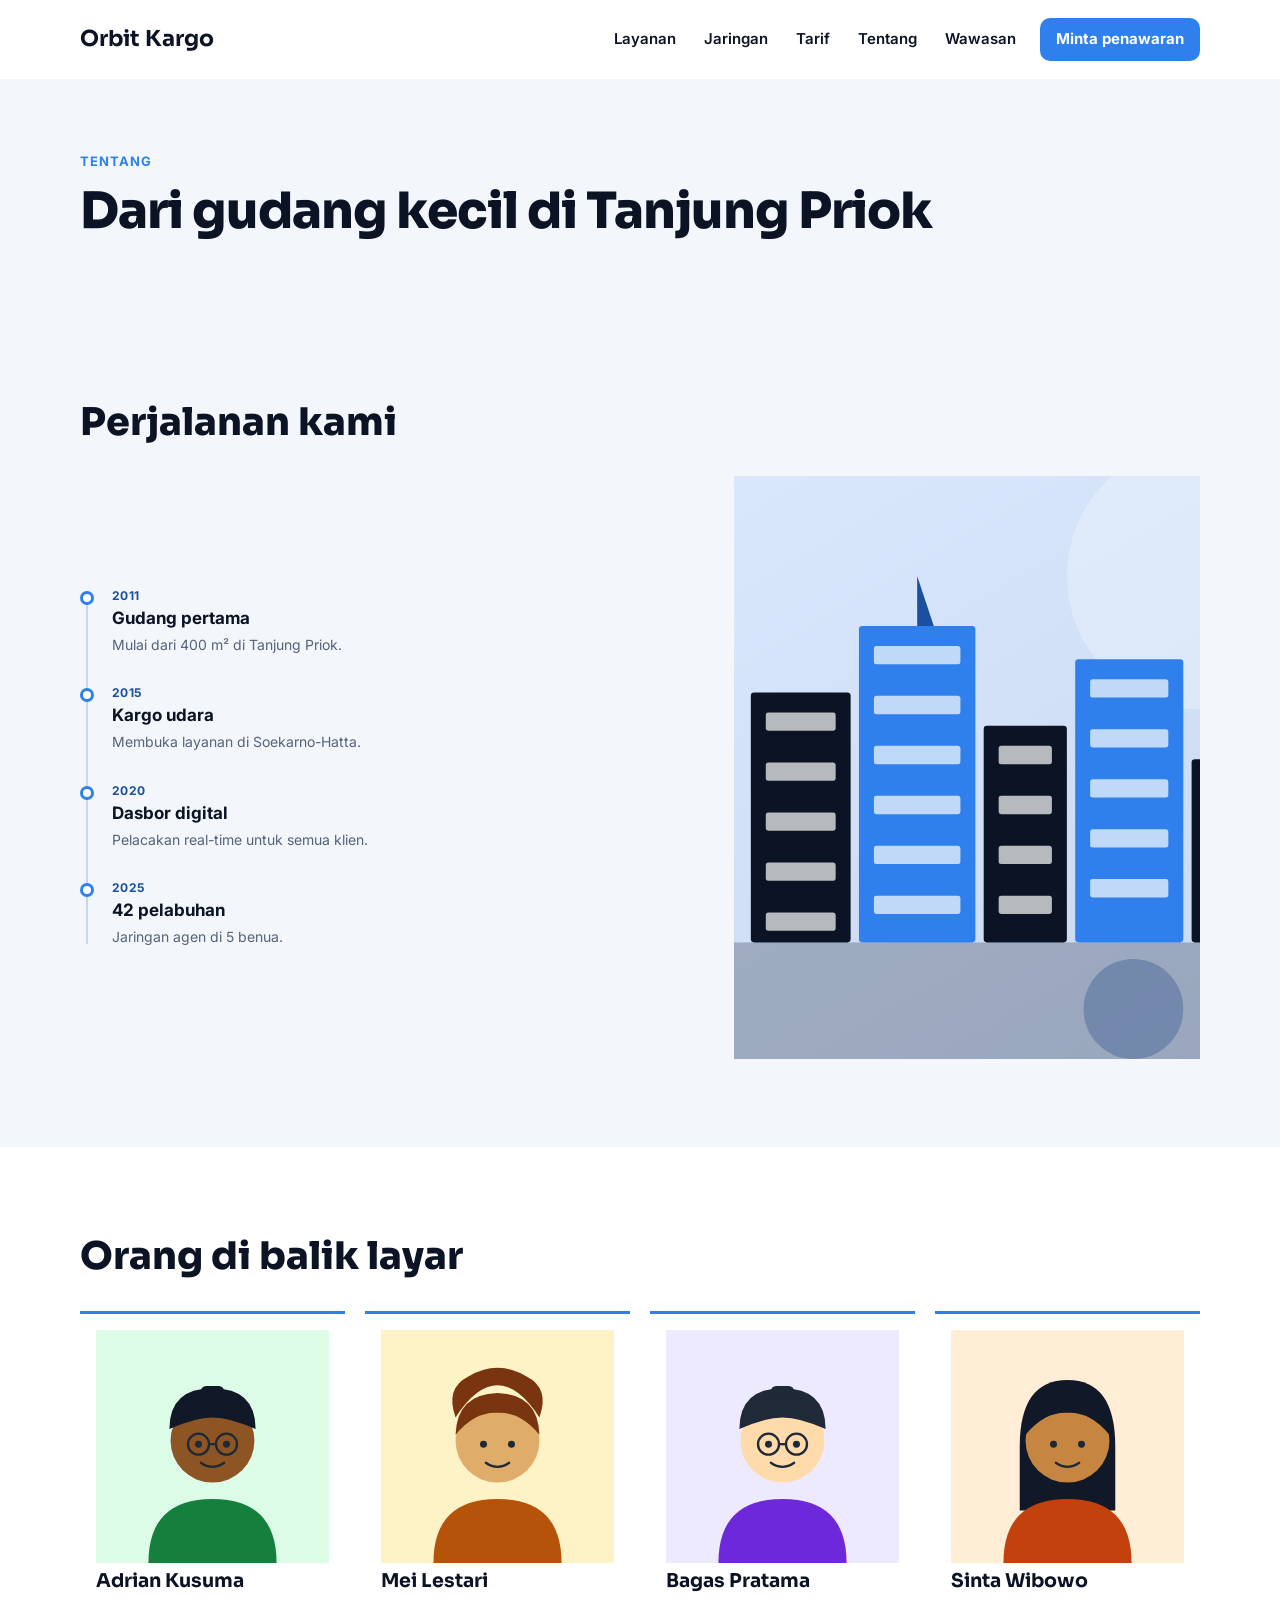
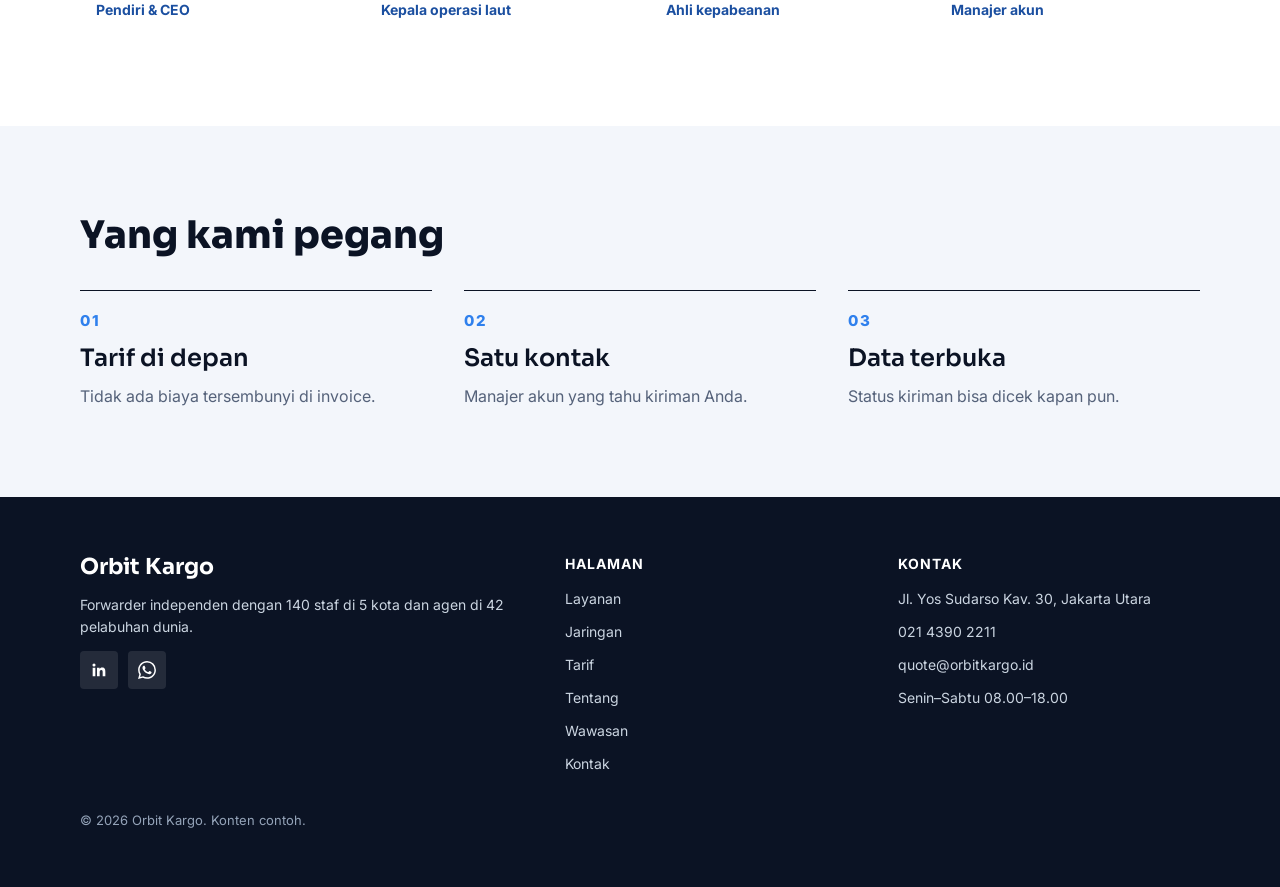
<file: tentang.html>
<!DOCTYPE html>
<html lang="id">
<head>
  <meta charset="UTF-8" />
  <meta name="viewport" content="width=device-width, initial-scale=1.0" />
  <title>Tentang — Orbit Kargo</title>
  <meta name="robots" content="index, follow" />
  <meta property="og:type" content="website" />
  <meta property="og:site_name" content="Orbit Kargo" />
  <meta property="og:locale" content="id_ID" />
  <meta property="og:title" content="Tentang — Orbit Kargo" />
  <meta name="twitter:card" content="summary" />
  <link rel="stylesheet" href="assets/global.css" />
  <link rel="stylesheet" href="assets/tentang.css" />
  <script>(function () {
  var P = "data:image/svg+xml,%3Csvg%20xmlns%3D%22http%3A%2F%2Fwww.w3.org%2F2000%2Fsvg%22%20viewBox%3D%220%200%20400%20300%22%20preserveAspectRatio%3D%22xMidYMid%20meet%22%3E%3Crect%20width%3D%22400%22%20height%3D%22300%22%20fill%3D%22%23eef1f5%22%2F%3E%3Cg%20fill%3D%22none%22%20stroke%3D%22%2394a3b8%22%20stroke-width%3D%226%22%20stroke-linejoin%3D%22round%22%3E%3Crect%20x%3D%22158%22%20y%3D%22114%22%20width%3D%2284%22%20height%3D%2272%22%20rx%3D%229%22%2F%3E%3C%2Fg%3E%3Cpath%20d%3D%22M161%20183%20L186%20152%20L203%20170%20L215%20158%20L239%20183%20Z%22%20fill%3D%22%2394a3b8%22%2F%3E%3Ccircle%20cx%3D%22219%22%20cy%3D%22134%22%20r%3D%228%22%20fill%3D%22%2394a3b8%22%2F%3E%3C%2Fsvg%3E";
  function fix(img) {
    if (img.getAttribute("src") === P) return;
    img.removeAttribute("srcset");
    img.setAttribute("data-img-placeholder", "");
    img.style.backgroundColor = "#eef1f5";
    img.src = P;
  }
  function scan(root) {
    var list = root.querySelectorAll ? root.querySelectorAll("img") : [];
    for (var i = 0; i < list.length; i++) if (!list[i].getAttribute("src")) fix(list[i]);
    if (root.tagName === "IMG" && !root.getAttribute("src")) fix(root);
  }
  document.addEventListener("error", function (e) {
    var t = e.target;
    if (t && t.tagName === "IMG") fix(t);
  }, true);
  function start() {
    scan(document);
    if (!window.MutationObserver) return;
    new MutationObserver(function (records) {
      for (var i = 0; i < records.length; i++) {
        var r = records[i];
        if (r.type === "attributes") {
          if (r.target.tagName === "IMG" && !r.target.getAttribute("src")) fix(r.target);
          else if (r.target.tagName === "IMG" && r.target.getAttribute("src") !== P) {
            r.target.removeAttribute("data-img-placeholder");
            r.target.style.backgroundColor = "";
          }
        } else for (var j = 0; j < r.addedNodes.length; j++) if (r.addedNodes[j].nodeType === 1) scan(r.addedNodes[j]);
      }
    }).observe(document.documentElement, { subtree: true, childList: true, attributes: true, attributeFilter: ["src"] });
  }
  if (document.readyState === "loading") document.addEventListener("DOMContentLoaded", start);
  else start();
})();</script>
</head>
<body>
  <main class="page-tentang">
    <header class="page-tentang__box-1">
      <div class="page-tentang__box-2">
        <h4 class="page-tentang__text-1">Orbit Kargo</h4>
        <div class="page-tentang__box-3">
          <nav class="page-tentang__mega-menu-1" aria-label="Menu utama">
            <button class="page-tentang__mega-menu-1__burger" type="button" aria-expanded="false" aria-controls="page-tentang__mega-menu-1-drawer" aria-label="Buka menu">
              <span></span>
              <span></span>
              <span></span>
            </button>
            <div class="page-tentang__mega-menu-1__drawer" id="page-tentang__mega-menu-1-drawer">
              <ul class="page-tentang__mega-menu-1__list">
                <li class="page-tentang__mega-menu-1__item">
                  <a class="page-tentang__mega-menu-1__top" href="#">Layanan</a>
                </li>
                <li class="page-tentang__mega-menu-1__item">
                  <a class="page-tentang__mega-menu-1__top" href="#">Jaringan</a>
                </li>
                <li class="page-tentang__mega-menu-1__item">
                  <a class="page-tentang__mega-menu-1__top" href="#">Tarif</a>
                </li>
                <li class="page-tentang__mega-menu-1__item">
                  <a class="page-tentang__mega-menu-1__top" href="#">Tentang</a>
                </li>
                <li class="page-tentang__mega-menu-1__item">
                  <a class="page-tentang__mega-menu-1__top" href="#">Wawasan</a>
                </li>
              </ul>
              <a class="page-tentang__mega-menu-1__cta" href="kontak.html">Minta penawaran</a>
            </div>
          </nav>
        </div>
      </div>
    </header>
    <section class="page-tentang__box-4">
      <div class="page-tentang__box-5">
        <p class="page-tentang__text-2">Tentang</p>
        <h1 class="page-tentang__text-3 owd-anim owd-anim--fade-up" data-owd-trigger="scroll">Dari gudang kecil di Tanjung Priok</h1>
      </div>
    </section>
    <section class="page-tentang__box-6">
      <div class="page-tentang__box-7">
        <h2 class="page-tentang__text-4 owd-anim owd-anim--fade-up" data-owd-trigger="scroll">Perjalanan kami</h2>
      </div>
      <div class="page-tentang__box-8">
        <div class="page-tentang__box-9">
          <ol class="page-tentang__timeline-1">
            <li class="page-tentang__timeline-1__item">
              <span class="page-tentang__timeline-1__date">2011</span>
              <h3 class="page-tentang__timeline-1__title">Gudang pertama</h3>
              <p class="page-tentang__timeline-1__text">Mulai dari 400 m² di Tanjung Priok.</p>
            </li>
            <li class="page-tentang__timeline-1__item">
              <span class="page-tentang__timeline-1__date">2015</span>
              <h3 class="page-tentang__timeline-1__title">Kargo udara</h3>
              <p class="page-tentang__timeline-1__text">Membuka layanan di Soekarno-Hatta.</p>
            </li>
            <li class="page-tentang__timeline-1__item">
              <span class="page-tentang__timeline-1__date">2020</span>
              <h3 class="page-tentang__timeline-1__title">Dasbor digital</h3>
              <p class="page-tentang__timeline-1__text">Pelacakan real-time untuk semua klien.</p>
            </li>
            <li class="page-tentang__timeline-1__item">
              <span class="page-tentang__timeline-1__date">2025</span>
              <h3 class="page-tentang__timeline-1__title">42 pelabuhan</h3>
              <p class="page-tentang__timeline-1__text">Jaringan agen di 5 benua.</p>
            </li>
          </ol>
        </div>
        <div class="page-tentang__box-10">
          <div class="page-tentang__image-1-wrapper owd-anim owd-anim--fade-in" data-owd-trigger="scroll">
            <img class="page-tentang__image-1" src="[data-uri]" alt="Orbit Kargo — Gudang &amp; fulfilment" loading="lazy" />
          </div>
        </div>
      </div>
    </section>
    <section class="page-tentang__box-11">
      <div class="page-tentang__box-12">
        <h2 class="page-tentang__text-5 owd-anim owd-anim--fade-up" data-owd-trigger="scroll">Orang di balik layar</h2>
      </div>
      <div class="page-tentang__box-13">
        <div class="page-tentang__box-14">
          <div class="page-tentang__image-2-wrapper owd-anim owd-anim--fade-in" data-owd-trigger="scroll">
            <img class="page-tentang__image-2" src="[data-uri]" alt="Adrian Kusuma" loading="lazy" />
          </div>
          <h3 class="page-tentang__text-6">Adrian Kusuma</h3>
          <p class="page-tentang__text-7">Pendiri &amp; CEO</p>
        </div>
        <div class="page-tentang__box-15">
          <div class="page-tentang__image-3-wrapper owd-anim owd-anim--fade-in" data-owd-trigger="scroll">
            <img class="page-tentang__image-3" src="[data-uri]" alt="Mei Lestari" loading="lazy" />
          </div>
          <h3 class="page-tentang__text-8">Mei Lestari</h3>
          <p class="page-tentang__text-9">Kepala operasi laut</p>
        </div>
        <div class="page-tentang__box-16">
          <div class="page-tentang__image-4-wrapper owd-anim owd-anim--fade-in" data-owd-trigger="scroll">
            <img class="page-tentang__image-4" src="[data-uri]" alt="Bagas Pratama" loading="lazy" />
          </div>
          <h3 class="page-tentang__text-10">Bagas Pratama</h3>
          <p class="page-tentang__text-11">Ahli kepabeanan</p>
        </div>
        <div class="page-tentang__box-17">
          <div class="page-tentang__image-5-wrapper owd-anim owd-anim--fade-in" data-owd-trigger="scroll">
            <img class="page-tentang__image-5" src="[data-uri]" alt="Sinta Wibowo" loading="lazy" />
          </div>
          <h3 class="page-tentang__text-12">Sinta Wibowo</h3>
          <p class="page-tentang__text-13">Manajer akun</p>
        </div>
      </div>
    </section>
    <section class="page-tentang__box-18">
      <div class="page-tentang__box-19">
        <h2 class="page-tentang__text-14 owd-anim owd-anim--fade-up" data-owd-trigger="scroll">Yang kami pegang</h2>
      </div>
      <div class="page-tentang__box-20">
        <div class="page-tentang__box-21">
          <p class="page-tentang__text-15">01</p>
          <h3 class="page-tentang__text-16">Tarif di depan</h3>
          <p class="page-tentang__text-17">Tidak ada biaya tersembunyi di invoice.</p>
        </div>
        <div class="page-tentang__box-22">
          <p class="page-tentang__text-18">02</p>
          <h3 class="page-tentang__text-19">Satu kontak</h3>
          <p class="page-tentang__text-20">Manajer akun yang tahu kiriman Anda.</p>
        </div>
        <div class="page-tentang__box-23">
          <p class="page-tentang__text-21">03</p>
          <h3 class="page-tentang__text-22">Data terbuka</h3>
          <p class="page-tentang__text-23">Status kiriman bisa dicek kapan pun.</p>
        </div>
      </div>
    </section>
    <footer class="page-tentang__box-24">
      <div class="page-tentang__box-25">
        <div class="page-tentang__box-26">
          <h4 class="page-tentang__text-24">Orbit Kargo</h4>
          <p class="page-tentang__text-25">Forwarder independen dengan 140 staf di 5 kota dan agen di 42 pelabuhan dunia.</p>
          <ul class="page-tentang__social-links-1" aria-label="Media sosial">
            <li>
              <a class="page-tentang__social-links-1__link" href="https://linkedin.com/company/orbitkargo" aria-label="LinkedIn" title="LinkedIn" target="_blank" rel="noopener noreferrer">
                <span class="page-tentang__social-links-1__icon" aria-hidden="true"><svg xmlns="http://www.w3.org/2000/svg" viewBox="0 0 24 24" width="18" height="18" fill="currentColor" aria-hidden="true" focusable="false"><path d="M20.45 20.45h-3.56v-5.57c0-1.33-.03-3.04-1.85-3.04-1.86 0-2.14 1.45-2.14 2.95v5.66H9.35V9h3.41v1.56h.05c.48-.9 1.64-1.85 3.37-1.85 3.6 0 4.27 2.37 4.27 5.46v6.28zM5.34 7.43a2.06 2.06 0 1 1 0-4.13 2.06 2.06 0 0 1 0 4.13zM7.12 20.45H3.56V9h3.56v11.45z"/></svg></span>
              </a>
            </li>
            <li>
              <a class="page-tentang__social-links-1__link" href="https://wa.me/622143902211" aria-label="WhatsApp" title="WhatsApp" target="_blank" rel="noopener noreferrer">
                <span class="page-tentang__social-links-1__icon" aria-hidden="true"><svg xmlns="http://www.w3.org/2000/svg" viewBox="0 0 24 24" width="18" height="18" fill="currentColor" aria-hidden="true" focusable="false"><path d="M17.472 14.382c-.297-.149-1.758-.867-2.03-.967-.273-.099-.471-.148-.67.15-.197.297-.767.966-.94 1.164-.173.199-.347.223-.644.075-.297-.15-1.255-.463-2.39-1.475-.883-.788-1.48-1.761-1.653-2.059-.173-.297-.018-.458.13-.606.134-.133.298-.347.446-.52.149-.174.198-.298.298-.497.099-.198.05-.371-.025-.52-.075-.149-.669-1.612-.916-2.207-.242-.579-.487-.5-.669-.51-.173-.008-.371-.01-.57-.01-.198 0-.52.074-.792.372-.272.297-1.04 1.016-1.04 2.479 0 1.462 1.065 2.875 1.213 3.074.149.198 2.096 3.2 5.077 4.487.709.306 1.262.489 1.694.625.712.227 1.36.195 1.871.118.571-.085 1.758-.719 2.006-1.413.248-.694.248-1.289.173-1.413-.074-.124-.272-.198-.57-.347m-5.421 7.403h-.004a9.87 9.87 0 01-5.031-1.378l-.361-.214-3.741.982.998-3.648-.235-.374a9.86 9.86 0 01-1.51-5.26c.001-5.45 4.436-9.884 9.888-9.884 2.64 0 5.122 1.03 6.988 2.898a9.825 9.825 0 012.893 6.994c-.003 5.45-4.437 9.884-9.885 9.884m8.413-18.297A11.815 11.815 0 0012.05 0C5.495 0 .16 5.335.157 11.892c0 2.096.547 4.142 1.588 5.945L.057 24l6.305-1.654a11.882 11.882 0 005.683 1.448h.005c6.554 0 11.89-5.335 11.893-11.893a11.821 11.821 0 00-3.48-8.413Z"/></svg></span>
              </a>
            </li>
          </ul>
        </div>
        <div class="page-tentang__box-27">
          <p class="page-tentang__text-26">Halaman</p>
          <ul class="page-tentang__list-1">
            <li>Layanan</li>
            <li>Jaringan</li>
            <li>Tarif</li>
            <li>Tentang</li>
            <li>Wawasan</li>
            <li>Kontak</li>
          </ul>
        </div>
        <div class="page-tentang__box-28">
          <p class="page-tentang__text-27">Kontak</p>
          <ul class="page-tentang__list-2">
            <li>Jl. Yos Sudarso Kav. 30, Jakarta Utara</li>
            <li>021 4390 2211</li>
            <li>quote&#64;orbitkargo.id</li>
            <li>Senin–Sabtu 08.00–18.00</li>
          </ul>
        </div>
      </div>
      <div class="page-tentang__box-29">
        <p class="page-tentang__text-28">© 2026 Orbit Kargo. Konten contoh.</p>
        <button class="page-tentang__back-to-top-1" type="button" aria-label="Ke atas" data-offset="400">
          <span class="page-tentang__back-to-top-1__icon" aria-hidden="true">↑</span>
        </button>
      </div>
    </footer>
  </main>
  <script src="assets/tentang.js"></script>
</body>
</html>
</file>
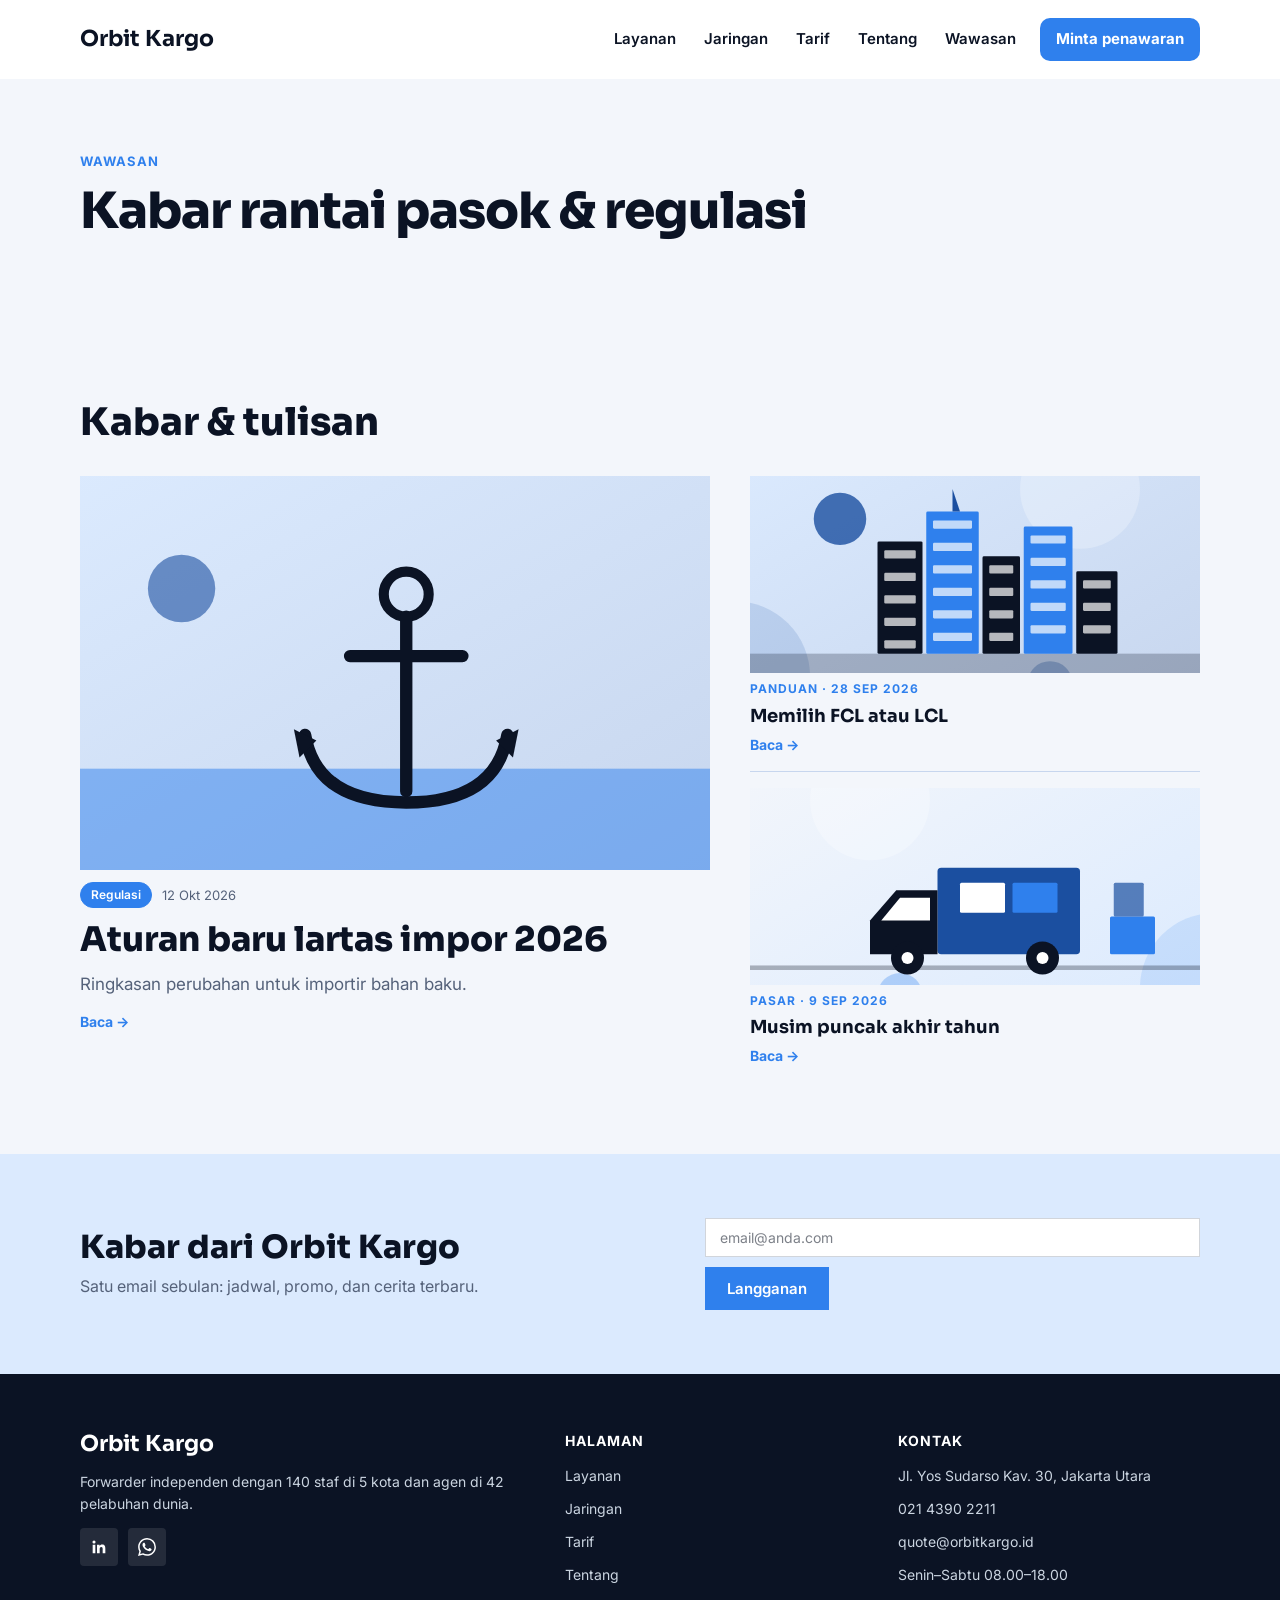
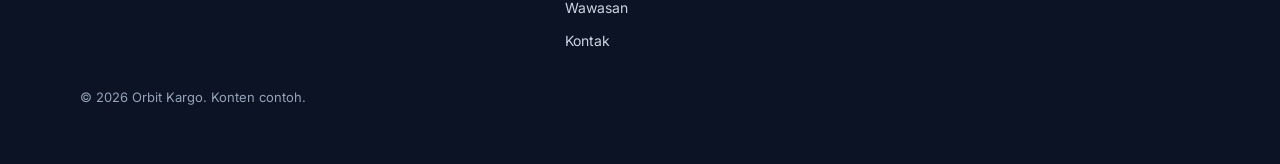
<file: wawasan.html>
<!DOCTYPE html>
<html lang="id">
<head>
  <meta charset="UTF-8" />
  <meta name="viewport" content="width=device-width, initial-scale=1.0" />
  <title>Wawasan — Orbit Kargo</title>
  <meta name="robots" content="index, follow" />
  <meta property="og:type" content="website" />
  <meta property="og:site_name" content="Orbit Kargo" />
  <meta property="og:locale" content="id_ID" />
  <meta property="og:title" content="Wawasan — Orbit Kargo" />
  <meta name="twitter:card" content="summary" />
  <link rel="stylesheet" href="assets/global.css" />
  <link rel="stylesheet" href="assets/wawasan.css" />
  <script>(function () {
  var P = "data:image/svg+xml,%3Csvg%20xmlns%3D%22http%3A%2F%2Fwww.w3.org%2F2000%2Fsvg%22%20viewBox%3D%220%200%20400%20300%22%20preserveAspectRatio%3D%22xMidYMid%20meet%22%3E%3Crect%20width%3D%22400%22%20height%3D%22300%22%20fill%3D%22%23eef1f5%22%2F%3E%3Cg%20fill%3D%22none%22%20stroke%3D%22%2394a3b8%22%20stroke-width%3D%226%22%20stroke-linejoin%3D%22round%22%3E%3Crect%20x%3D%22158%22%20y%3D%22114%22%20width%3D%2284%22%20height%3D%2272%22%20rx%3D%229%22%2F%3E%3C%2Fg%3E%3Cpath%20d%3D%22M161%20183%20L186%20152%20L203%20170%20L215%20158%20L239%20183%20Z%22%20fill%3D%22%2394a3b8%22%2F%3E%3Ccircle%20cx%3D%22219%22%20cy%3D%22134%22%20r%3D%228%22%20fill%3D%22%2394a3b8%22%2F%3E%3C%2Fsvg%3E";
  function fix(img) {
    if (img.getAttribute("src") === P) return;
    img.removeAttribute("srcset");
    img.setAttribute("data-img-placeholder", "");
    img.style.backgroundColor = "#eef1f5";
    img.src = P;
  }
  function scan(root) {
    var list = root.querySelectorAll ? root.querySelectorAll("img") : [];
    for (var i = 0; i < list.length; i++) if (!list[i].getAttribute("src")) fix(list[i]);
    if (root.tagName === "IMG" && !root.getAttribute("src")) fix(root);
  }
  document.addEventListener("error", function (e) {
    var t = e.target;
    if (t && t.tagName === "IMG") fix(t);
  }, true);
  function start() {
    scan(document);
    if (!window.MutationObserver) return;
    new MutationObserver(function (records) {
      for (var i = 0; i < records.length; i++) {
        var r = records[i];
        if (r.type === "attributes") {
          if (r.target.tagName === "IMG" && !r.target.getAttribute("src")) fix(r.target);
          else if (r.target.tagName === "IMG" && r.target.getAttribute("src") !== P) {
            r.target.removeAttribute("data-img-placeholder");
            r.target.style.backgroundColor = "";
          }
        } else for (var j = 0; j < r.addedNodes.length; j++) if (r.addedNodes[j].nodeType === 1) scan(r.addedNodes[j]);
      }
    }).observe(document.documentElement, { subtree: true, childList: true, attributes: true, attributeFilter: ["src"] });
  }
  if (document.readyState === "loading") document.addEventListener("DOMContentLoaded", start);
  else start();
})();</script>
</head>
<body>
  <main class="page-wawasan">
    <header class="page-wawasan__box-1">
      <div class="page-wawasan__box-2">
        <h4 class="page-wawasan__text-1">Orbit Kargo</h4>
        <div class="page-wawasan__box-3">
          <nav class="page-wawasan__mega-menu-1" aria-label="Menu utama">
            <button class="page-wawasan__mega-menu-1__burger" type="button" aria-expanded="false" aria-controls="page-wawasan__mega-menu-1-drawer" aria-label="Buka menu">
              <span></span>
              <span></span>
              <span></span>
            </button>
            <div class="page-wawasan__mega-menu-1__drawer" id="page-wawasan__mega-menu-1-drawer">
              <ul class="page-wawasan__mega-menu-1__list">
                <li class="page-wawasan__mega-menu-1__item">
                  <a class="page-wawasan__mega-menu-1__top" href="#">Layanan</a>
                </li>
                <li class="page-wawasan__mega-menu-1__item">
                  <a class="page-wawasan__mega-menu-1__top" href="#">Jaringan</a>
                </li>
                <li class="page-wawasan__mega-menu-1__item">
                  <a class="page-wawasan__mega-menu-1__top" href="#">Tarif</a>
                </li>
                <li class="page-wawasan__mega-menu-1__item">
                  <a class="page-wawasan__mega-menu-1__top" href="#">Tentang</a>
                </li>
                <li class="page-wawasan__mega-menu-1__item">
                  <a class="page-wawasan__mega-menu-1__top" href="#">Wawasan</a>
                </li>
              </ul>
              <a class="page-wawasan__mega-menu-1__cta" href="kontak.html">Minta penawaran</a>
            </div>
          </nav>
        </div>
      </div>
    </header>
    <section class="page-wawasan__box-4">
      <div class="page-wawasan__box-5">
        <p class="page-wawasan__text-2">Wawasan</p>
        <h1 class="page-wawasan__text-3 owd-anim owd-anim--fade-up" data-owd-trigger="scroll">Kabar rantai pasok &amp; regulasi</h1>
      </div>
    </section>
    <section class="page-wawasan__box-6">
      <div class="page-wawasan__box-7">
        <h2 class="page-wawasan__text-4 owd-anim owd-anim--fade-up" data-owd-trigger="scroll">Kabar &amp; tulisan</h2>
      </div>
      <div class="page-wawasan__box-8">
        <div class="page-wawasan__box-9">
          <div class="page-wawasan__image-1-wrapper owd-anim owd-anim--fade-in" data-owd-trigger="scroll">
            <img class="page-wawasan__image-1" src="[data-uri]" alt="Aturan baru lartas impor 2026" loading="lazy" />
          </div>
          <div class="page-wawasan__box-10">
            <span class="page-wawasan__badge-1">Regulasi</span>
            <p class="page-wawasan__text-5">12 Okt 2026</p>
          </div>
          <h2 class="page-wawasan__text-6 owd-anim owd-anim--fade-up" data-owd-trigger="scroll">Aturan baru lartas impor 2026</h2>
          <p class="page-wawasan__text-7">Ringkasan perubahan untuk importir bahan baku.</p>
          <a href="#" class="page-wawasan__anchor-1">Baca →</a>
        </div>
        <div class="page-wawasan__box-11">
          <div class="page-wawasan__box-12">
            <div class="page-wawasan__image-2-wrapper owd-anim owd-anim--fade-in" data-owd-trigger="scroll">
              <img class="page-wawasan__image-2" src="[data-uri]" alt="Memilih FCL atau LCL" loading="lazy" />
            </div>
            <p class="page-wawasan__text-8">Panduan · 28 Sep 2026</p>
            <h3 class="page-wawasan__text-9">Memilih FCL atau LCL</h3>
            <a href="#" class="page-wawasan__anchor-2">Baca →</a>
          </div>
          <div class="page-wawasan__box-13">
            <div class="page-wawasan__image-3-wrapper owd-anim owd-anim--fade-in" data-owd-trigger="scroll">
              <img class="page-wawasan__image-3" src="[data-uri]" alt="Musim puncak akhir tahun" loading="lazy" />
            </div>
            <p class="page-wawasan__text-10">Pasar · 9 Sep 2026</p>
            <h3 class="page-wawasan__text-11">Musim puncak akhir tahun</h3>
            <a href="#" class="page-wawasan__anchor-3">Baca →</a>
          </div>
        </div>
      </div>
    </section>
    <section class="page-wawasan__box-14">
      <div class="page-wawasan__box-15">
        <div class="page-wawasan__box-16">
          <h2 class="page-wawasan__text-12 owd-anim owd-anim--fade-up" data-owd-trigger="scroll">Kabar dari Orbit Kargo</h2>
          <p class="page-wawasan__text-13">Satu email sebulan: jadwal, promo, dan cerita terbaru.</p>
        </div>
        <div class="page-wawasan__box-17">
          <div class="page-wawasan__input-1-wrapper">
            <input type="email" class="page-wawasan__input-1" placeholder="email&#64;anda.com" aria-label="email&#64;anda.com" />
          </div>
          <button type="submit" class="page-wawasan__button-1">Langganan</button>
        </div>
      </div>
    </section>
    <footer class="page-wawasan__box-18">
      <div class="page-wawasan__box-19">
        <div class="page-wawasan__box-20">
          <h4 class="page-wawasan__text-14">Orbit Kargo</h4>
          <p class="page-wawasan__text-15">Forwarder independen dengan 140 staf di 5 kota dan agen di 42 pelabuhan dunia.</p>
          <ul class="page-wawasan__social-links-1" aria-label="Media sosial">
            <li>
              <a class="page-wawasan__social-links-1__link" href="https://linkedin.com/company/orbitkargo" aria-label="LinkedIn" title="LinkedIn" target="_blank" rel="noopener noreferrer">
                <span class="page-wawasan__social-links-1__icon" aria-hidden="true"><svg xmlns="http://www.w3.org/2000/svg" viewBox="0 0 24 24" width="18" height="18" fill="currentColor" aria-hidden="true" focusable="false"><path d="M20.45 20.45h-3.56v-5.57c0-1.33-.03-3.04-1.85-3.04-1.86 0-2.14 1.45-2.14 2.95v5.66H9.35V9h3.41v1.56h.05c.48-.9 1.64-1.85 3.37-1.85 3.6 0 4.27 2.37 4.27 5.46v6.28zM5.34 7.43a2.06 2.06 0 1 1 0-4.13 2.06 2.06 0 0 1 0 4.13zM7.12 20.45H3.56V9h3.56v11.45z"/></svg></span>
              </a>
            </li>
            <li>
              <a class="page-wawasan__social-links-1__link" href="https://wa.me/622143902211" aria-label="WhatsApp" title="WhatsApp" target="_blank" rel="noopener noreferrer">
                <span class="page-wawasan__social-links-1__icon" aria-hidden="true"><svg xmlns="http://www.w3.org/2000/svg" viewBox="0 0 24 24" width="18" height="18" fill="currentColor" aria-hidden="true" focusable="false"><path d="M17.472 14.382c-.297-.149-1.758-.867-2.03-.967-.273-.099-.471-.148-.67.15-.197.297-.767.966-.94 1.164-.173.199-.347.223-.644.075-.297-.15-1.255-.463-2.39-1.475-.883-.788-1.48-1.761-1.653-2.059-.173-.297-.018-.458.13-.606.134-.133.298-.347.446-.52.149-.174.198-.298.298-.497.099-.198.05-.371-.025-.52-.075-.149-.669-1.612-.916-2.207-.242-.579-.487-.5-.669-.51-.173-.008-.371-.01-.57-.01-.198 0-.52.074-.792.372-.272.297-1.04 1.016-1.04 2.479 0 1.462 1.065 2.875 1.213 3.074.149.198 2.096 3.2 5.077 4.487.709.306 1.262.489 1.694.625.712.227 1.36.195 1.871.118.571-.085 1.758-.719 2.006-1.413.248-.694.248-1.289.173-1.413-.074-.124-.272-.198-.57-.347m-5.421 7.403h-.004a9.87 9.87 0 01-5.031-1.378l-.361-.214-3.741.982.998-3.648-.235-.374a9.86 9.86 0 01-1.51-5.26c.001-5.45 4.436-9.884 9.888-9.884 2.64 0 5.122 1.03 6.988 2.898a9.825 9.825 0 012.893 6.994c-.003 5.45-4.437 9.884-9.885 9.884m8.413-18.297A11.815 11.815 0 0012.05 0C5.495 0 .16 5.335.157 11.892c0 2.096.547 4.142 1.588 5.945L.057 24l6.305-1.654a11.882 11.882 0 005.683 1.448h.005c6.554 0 11.89-5.335 11.893-11.893a11.821 11.821 0 00-3.48-8.413Z"/></svg></span>
              </a>
            </li>
          </ul>
        </div>
        <div class="page-wawasan__box-21">
          <p class="page-wawasan__text-16">Halaman</p>
          <ul class="page-wawasan__list-1">
            <li>Layanan</li>
            <li>Jaringan</li>
            <li>Tarif</li>
            <li>Tentang</li>
            <li>Wawasan</li>
            <li>Kontak</li>
          </ul>
        </div>
        <div class="page-wawasan__box-22">
          <p class="page-wawasan__text-17">Kontak</p>
          <ul class="page-wawasan__list-2">
            <li>Jl. Yos Sudarso Kav. 30, Jakarta Utara</li>
            <li>021 4390 2211</li>
            <li>quote&#64;orbitkargo.id</li>
            <li>Senin–Sabtu 08.00–18.00</li>
          </ul>
        </div>
      </div>
      <div class="page-wawasan__box-23">
        <p class="page-wawasan__text-18">© 2026 Orbit Kargo. Konten contoh.</p>
        <button class="page-wawasan__back-to-top-1" type="button" aria-label="Ke atas" data-offset="400">
          <span class="page-wawasan__back-to-top-1__icon" aria-hidden="true">↑</span>
        </button>
      </div>
    </footer>
  </main>
  <script src="assets/wawasan.js"></script>
</body>
</html>
</file>
<file: assets/global.css>
@import url("https://fonts.googleapis.com/css2?family=Inter:wght@400;500;700&display=swap");
@import url("https://fonts.googleapis.com/css2?family=Sora:wght@400;600;700&display=swap");

/* Variabel global */
:root {
  --owd-anim-duration: 700ms;
  --owd-anim-delay: 0ms;
  --owd-anim-easing: cubic-bezier(0.22, 1, 0.36, 1);
  --owd-anim-distance: 24px;
  --owd-anim-once: 1;
  --owd-3d-quality: low;
  --owd-3d-autorotate: 1;
  --owd-3d-speed: 1;
  --owd-3d-dpr: 1.25;
  --owd-3d-interactive: 1;
  --font-seriff: "seriff", serif;
  --color-primary: #3b68f0;
  --color-secondary: #0f172a;
  --color-text: #1f2937;
  --color-muted: #64748b;
  --color-surface: #ffffff;
  --font-heading: system-ui, -apple-system, "Segoe UI", Roboto, sans-serif;
  --font-body: system-ui, -apple-system, "Segoe UI", Roboto, sans-serif;
  --radius: 8px;
  --space: 16px;
}

/* Variabel global */
:root {
  --owd-anim-duration: 700ms;
  --owd-anim-delay: 0ms;
  --owd-anim-easing: cubic-bezier(0.22, 1, 0.36, 1);
  --owd-anim-distance: 24px;
  --owd-anim-once: 1;
  --font-seriff: "seriff", serif;
  --color-primary: #3b68f0;
  --color-secondary: #0f172a;
  --color-text: #1f2937;
  --color-muted: #64748b;
  --color-surface: #ffffff;
  --font-heading: system-ui, -apple-system, "Segoe UI", Roboto, sans-serif;
  --font-body: system-ui, -apple-system, "Segoe UI", Roboto, sans-serif;
  --radius: 8px;
  --space: 16px;
}

/* Dasar (sama dengan pratinjau Page Maker) */
*, *::before, *::after {
  box-sizing: border-box;
}

html,
body {
  margin: 0;
  padding: 0;
}

body {
  font-family: system-ui, -apple-system, "Segoe UI", Roboto, sans-serif;
  line-height: 1.5;
  background: #fff;
}

img {
  max-width: 100%;
}
</file>
<file: assets/kontak.css>
@import url("https://fonts.googleapis.com/css2?family=Inter:wght@400;500;700&display=swap");
@import url("https://fonts.googleapis.com/css2?family=Sora:wght@400;600;700&display=swap");

/* Variabel global */
:root {
  --owd-anim-duration: 700ms;
  --owd-anim-delay: 0ms;
  --owd-anim-easing: cubic-bezier(0.22, 1, 0.36, 1);
  --owd-anim-distance: 24px;
  --owd-anim-once: 1;
  --font-seriff: "seriff", serif;
  --color-primary: #3b68f0;
  --color-secondary: #0f172a;
  --color-text: #1f2937;
  --color-muted: #64748b;
  --color-surface: #ffffff;
  --font-heading: system-ui, -apple-system, "Segoe UI", Roboto, sans-serif;
  --font-body: system-ui, -apple-system, "Segoe UI", Roboto, sans-serif;
  --radius: 8px;
  --space: 16px;
}

/* Layout */
.page-kontak {
  font-family: "Trebuchet MS", Helvetica, sans-serif;
  box-sizing: border-box;
  display: flex;
  flex-direction: column;
  gap: 0px;
  align-items: stretch;
  background: #ffffff;
  width: 100%;
  max-width: 100%;
  min-width: 0;
}

.page-kontak__box-1 {
  box-sizing: border-box;
  display: block;
  padding: 18px 24px;
  background: #ffffff;
  width: 100%;
  max-width: 100%;
  min-width: 0;
}

.page-kontak__box-2 {
  box-sizing: border-box;
  display: flex;
  flex-direction: row;
  gap: 16px;
  align-items: center;
  justify-content: space-between;
  width: 100%;
  max-width: 1120px;
  min-width: 0;
  margin-left: auto;
  margin-right: auto;
}

.page-kontak__box-3 {
  box-sizing: border-box;
  display: flex;
  flex-direction: row;
  gap: 16px;
  align-items: center;
  justify-content: flex-start;
  max-width: 100%;
  min-width: 0;
}

.page-kontak__box-4 {
  box-sizing: border-box;
  display: block;
  padding: clamp(40px, 27.48px + 3.48vw, 72px) 24px;
  background: #f3f6fb;
  width: 100%;
  max-width: 100%;
  min-width: 0;
}

.page-kontak__box-5 {
  box-sizing: border-box;
  display: flex;
  flex-direction: column;
  gap: 12px;
  align-items: stretch;
  width: 100%;
  max-width: 1120px;
  min-width: 0;
  margin-left: auto;
  margin-right: auto;
}

.page-kontak__box-6 {
  box-sizing: border-box;
  display: block;
  padding: clamp(48px, 32.35px + 4.35vw, 88px) 24px;
  background: #f3f6fb;
  width: 100%;
  max-width: 100%;
  min-width: 0;
}

.page-kontak__box-7 {
  box-sizing: border-box;
  display: grid;
  grid-template-columns: minmax(0, 1fr) minmax(0, 1.15fr);
  gap: 48px;
  align-items: start;
  justify-items: stretch;
  width: 100%;
  max-width: 1120px;
  min-width: 0;
  margin-left: auto;
  margin-right: auto;
}

.page-kontak__box-8 {
  box-sizing: border-box;
  display: flex;
  flex-direction: column;
  gap: 16px;
  align-items: flex-start;
  max-width: 100%;
  min-width: 0;
}

.page-kontak__box-9 {
  box-sizing: border-box;
  display: flex;
  flex-direction: column;
  gap: 2px;
  align-items: flex-start;
  max-width: 100%;
  min-width: 0;
}

.page-kontak__box-10 {
  box-sizing: border-box;
  display: flex;
  flex-direction: column;
  gap: 2px;
  align-items: flex-start;
  max-width: 100%;
  min-width: 0;
}

.page-kontak__box-11 {
  box-sizing: border-box;
  display: flex;
  flex-direction: column;
  gap: 2px;
  align-items: flex-start;
  max-width: 100%;
  min-width: 0;
}

.page-kontak__box-12 {
  box-sizing: border-box;
  display: flex;
  flex-direction: column;
  gap: 2px;
  align-items: flex-start;
  max-width: 100%;
  min-width: 0;
}

.page-kontak__box-13 {
  box-sizing: border-box;
  display: flex;
  flex-direction: column;
  gap: 14px;
  align-items: stretch;
  padding: 30px;
  transition: translate 0.25s ease, box-shadow 0.25s ease;
  max-width: 100%;
  min-width: 0;
}

.page-kontak__box-14 {
  box-sizing: border-box;
  display: block;
  padding: 0px 24px;
  background: #ffffff;
  width: 100%;
  max-width: 100%;
  min-width: 0;
}

.page-kontak__box-15 {
  box-sizing: border-box;
  display: grid;
  grid-template-columns: repeat(2, minmax(0, 1fr));
  gap: 0px;
  align-items: stretch;
  justify-items: stretch;
  width: 100%;
  max-width: 1400px;
  min-width: 0;
  margin-left: auto;
  margin-right: auto;
}

.page-kontak__box-16 {
  box-sizing: border-box;
  display: flex;
  flex-direction: column;
  gap: 14px;
  align-items: flex-start;
  padding: 48px;
  max-width: 100%;
  min-width: 0;
}

.page-kontak__box-17 {
  box-sizing: border-box;
  display: flex;
  flex-direction: row;
  flex-wrap: wrap;
  gap: 12px;
  align-items: center;
  justify-content: flex-start;
  width: 100%;
  max-width: 100%;
  min-width: 0;
}

.page-kontak__box-18 {
  box-sizing: border-box;
  display: flex;
  flex-direction: column;
  gap: 14px;
  align-items: flex-start;
  padding: 48px;
  max-width: 100%;
  min-width: 0;
}

.page-kontak__box-19 {
  box-sizing: border-box;
  display: flex;
  flex-direction: row;
  flex-wrap: wrap;
  gap: 12px;
  align-items: center;
  justify-content: flex-start;
  width: 100%;
  max-width: 100%;
  min-width: 0;
}

.page-kontak__box-20 {
  box-sizing: border-box;
  display: block;
  padding: clamp(32px, 22.61px + 2.61vw, 56px) 24px;
  background: #0b1324;
  width: 100%;
  max-width: 100%;
  min-width: 0;
}

.page-kontak__box-21 {
  box-sizing: border-box;
  display: grid;
  grid-template-columns: minmax(0, 1.5fr) minmax(0, 1fr) minmax(0, 1fr);
  gap: 32px;
  align-items: start;
  justify-items: stretch;
  width: 100%;
  max-width: 1120px;
  min-width: 0;
  margin-left: auto;
  margin-right: auto;
}

.page-kontak__box-22 {
  box-sizing: border-box;
  display: flex;
  flex-direction: column;
  gap: 12px;
  align-items: flex-start;
  max-width: 100%;
  min-width: 0;
}

.page-kontak__box-23 {
  box-sizing: border-box;
  display: flex;
  flex-direction: column;
  gap: 8px;
  align-items: flex-start;
  max-width: 100%;
  min-width: 0;
}

.page-kontak__box-24 {
  box-sizing: border-box;
  display: flex;
  flex-direction: column;
  gap: 8px;
  align-items: flex-start;
  max-width: 100%;
  min-width: 0;
}

.page-kontak__box-25 {
  box-sizing: border-box;
  display: flex;
  flex-direction: column;
  gap: 8px;
  align-items: flex-start;
  width: 100%;
  max-width: 1120px;
  min-width: 0;
  margin-left: auto;
  margin-right: auto;
}

@media (hover: hover) and (prefers-reduced-motion: no-preference) {
  .page-kontak__box-13:hover {
    translate: 0 -6px;
    box-shadow: 0 22px 44px -20px rgba(15, 23, 42, 0.35);
  }
}

@media (max-width: 640px) {
  .page-kontak__box-7 {
    grid-template-columns: minmax(0, 1fr);
  }

  .page-kontak__box-15 {
    grid-template-columns: minmax(0, 1fr);
  }

  .page-kontak__box-21 {
    grid-template-columns: minmax(0, 1fr);
  }
}

/* Text — H4 */
.page-kontak__text-1 {
  box-sizing: border-box;
  display: inline-block;
  margin: 0px 0px 0px 0px;
  padding: 0px;
  border: 0px none #1e40af;
  border-radius: 0px;
  background: transparent;
  color: #0b1324;
  font-family: inherit;
  font-size: 22px;
  font-weight: 700;
  overflow-wrap: break-word;
  text-align: left;
  letter-spacing: 0px;
  text-transform: none;
  text-decoration: none;
  cursor: auto;
  transition: all 150ms ease;
}

/* Mega Menu — Mega Menu */
.page-kontak__mega-menu-1 {
  position: relative;
  display: flex;
  flex-wrap: wrap;
  align-items: center;
  justify-content: flex-end;
  gap: 4px;
  width: 100%;
  font-size: 15px;
  color: #0b1324;
}
.page-kontak__mega-menu-1__list {
  display: flex;
  flex-wrap: wrap;
  align-items: center;
  gap: 4px;
  margin: 0;
  padding: 0;
  list-style: none;
}
.page-kontak__mega-menu-1__item {
  position: static;
}
.page-kontak__mega-menu-1__top {
  display: inline-flex;
  align-items: center;
  gap: 6px;
  padding: 10px 12px;
  border: 0;
  border-radius: 10px;
  background: none;
  color: inherit;
  font: inherit;
  font-weight: 600;
  text-decoration: none;
  cursor: pointer;
}
.page-kontak__mega-menu-1__top:hover,
.page-kontak__mega-menu-1__top:focus-visible,
.page-kontak__mega-menu-1__item.is-open > .page-kontak__mega-menu-1__top {
  color: #2f80ed;
  background: color-mix(in srgb, #2f80ed 8%, transparent);
}
.page-kontak__mega-menu-1__caret {
  font-size: 10px;
  transition: transform 0.2s ease;
}
.page-kontak__mega-menu-1__item.is-open .page-kontak__mega-menu-1__caret {
  transform: rotate(180deg);
}
.page-kontak__mega-menu-1__panel {
  position: absolute;
  top: calc(100% + 6px);
  left: 0;
  right: 0;
  z-index: 30;
  display: grid;
  grid-template-columns: repeat(2, minmax(0, 1fr));
  gap: 6px;
  padding: 16px;
  border: 1px solid #e5e7eb;
  border-radius: 16px;
  background: #ffffff;
  box-shadow: 0 24px 48px -16px rgba(15, 23, 42, 0.25);
  opacity: 0;
  visibility: hidden;
  transform: translateY(-6px);
  transition: opacity 0.18s ease, transform 0.18s ease, visibility 0.18s;
}
.page-kontak__mega-menu-1__item:hover > .page-kontak__mega-menu-1__panel,
.page-kontak__mega-menu-1__item:focus-within > .page-kontak__mega-menu-1__panel,
.page-kontak__mega-menu-1__item.is-open > .page-kontak__mega-menu-1__panel {
  opacity: 1;
  visibility: visible;
  transform: translateY(0);
}
.page-kontak__mega-menu-1__link {
  display: block;
  padding: 10px 12px;
  border-radius: 10px;
  color: inherit;
  text-decoration: none;
}
.page-kontak__mega-menu-1__link:hover,
.page-kontak__mega-menu-1__link:focus-visible {
  background: color-mix(in srgb, #2f80ed 8%, transparent);
}
.page-kontak__mega-menu-1__link strong {
  display: block;
  font-size: 14px;
}
.page-kontak__mega-menu-1__link span {
  display: block;
  margin-top: 2px;
  font-size: 13px;
  color: #64748b;
}
.page-kontak__mega-menu-1__cta {
  margin-left: 8px;
  padding: 10px 16px;
  border-radius: 10px;
  background: #2f80ed;
  color: #ffffff;
  font-weight: 700;
  text-decoration: none;
}
.page-kontak__mega-menu-1__drawer {
  display: contents;
}
.page-kontak__mega-menu-1__burger {
  display: none;
}
@media (max-width: 1024px) {
  .page-kontak__mega-menu-1 { order: 2; flex-wrap: nowrap; width: auto; }
  .page-kontak__mega-menu-1__burger { display: inline-flex; flex-direction: column; justify-content: center; gap: 5px; width: 44px; height: 44px; padding: 0 11px; border: 0; border-radius: 10px; background: none; color: inherit; cursor: pointer; box-sizing: border-box; }
  .page-kontak__mega-menu-1__burger span { display: block; height: 2px; border-radius: 2px; background: currentColor; transition: transform 0.2s ease, opacity 0.2s ease; }
  .page-kontak__mega-menu-1.is-menu-open .page-kontak__mega-menu-1__burger span:nth-child(1) { transform: translateY(7px) rotate(45deg); }
  .page-kontak__mega-menu-1.is-menu-open .page-kontak__mega-menu-1__burger span:nth-child(2) { opacity: 0; }
  .page-kontak__mega-menu-1.is-menu-open .page-kontak__mega-menu-1__burger span:nth-child(3) { transform: translateY(-7px) rotate(-45deg); }
  .page-kontak__mega-menu-1__drawer { position: absolute; top: calc(100% + 8px); right: 0; z-index: 60; display: none; flex-direction: column; width: min(340px, calc(100vw - 64px)); max-height: calc(100vh - 120px); overflow-y: auto; padding: 10px; border: 1px solid color-mix(in srgb, currentColor 14%, transparent); border-radius: 16px; background: #ffffff; box-shadow: 0 24px 48px -16px rgba(15, 23, 42, 0.35); box-sizing: border-box; }
  .page-kontak__mega-menu-1.is-menu-open .page-kontak__mega-menu-1__drawer { display: flex; }
  .page-kontak__mega-menu-1__list { flex-direction: column; align-items: stretch; width: 100%; }
  .page-kontak__mega-menu-1__top { width: 100%; justify-content: space-between; box-sizing: border-box; }
  .page-kontak__mega-menu-1__panel { position: static; display: none; grid-template-columns: minmax(0, 1fr); margin: 2px 0 6px; padding: 4px 0 4px 8px; border: 0; background: none; box-shadow: none; opacity: 1; visibility: visible; transform: none; }
  .page-kontak__mega-menu-1__item:hover > .page-kontak__mega-menu-1__panel, .page-kontak__mega-menu-1__item:focus-within > .page-kontak__mega-menu-1__panel { display: none; }
  .page-kontak__mega-menu-1__item.is-open > .page-kontak__mega-menu-1__panel { display: grid; }
  .page-kontak__mega-menu-1__link span { color: inherit; opacity: 0.7; }
  .page-kontak__mega-menu-1__cta { margin: 8px 0 0; text-align: center; }
}

/* Text — Paragraf */
.page-kontak__text-2 {
  box-sizing: border-box;
  display: inline-block;
  width: 100%;
  margin: 0px 0px 0px 0px;
  padding: 0px;
  border: 0px none #1e40af;
  border-radius: 0px;
  background: transparent;
  color: #2f80ed;
  font-family: inherit;
  font-size: 13px;
  font-weight: 700;
  overflow-wrap: break-word;
  text-align: left;
  letter-spacing: 1px;
  text-transform: uppercase;
  text-decoration: none;
  cursor: auto;
  transition: all 150ms ease;
}

/* Text — H1 */
.page-kontak__text-3 {
  box-sizing: border-box;
  display: inline-block;
  width: 100%;
  margin: 0px 0px 0px 0px;
  padding: 0px;
  border: 0px none #1e40af;
  border-radius: 0px;
  background: transparent;
  color: #0b1324;
  font-family: inherit;
  font-size: clamp(2.25rem, 1.908rem + 1.522vw, 3.125rem);
  font-weight: 800;
  overflow-wrap: break-word;
  text-align: left;
  letter-spacing: -1px;
  text-transform: none;
  text-decoration: none;
  cursor: auto;
  transition: all 150ms ease;
}

/* Text — Paragraf */
.page-kontak__text-4 {
  box-sizing: border-box;
  display: inline-block;
  width: 100%;
  margin: 0px 0px 0px 0px;
  padding: 0px;
  border: 0px none #1e40af;
  border-radius: 0px;
  background: transparent;
  color: #2f80ed;
  font-family: inherit;
  font-size: 13px;
  font-weight: 700;
  overflow-wrap: break-word;
  text-align: left;
  letter-spacing: 1px;
  text-transform: uppercase;
  text-decoration: none;
  cursor: auto;
  transition: all 150ms ease;
}

/* Text — H2 */
.page-kontak__text-5 {
  box-sizing: border-box;
  display: inline-block;
  width: 100%;
  margin: 0px 0px 0px 0px;
  padding: 0px;
  border: 0px none #1e40af;
  border-radius: 0px;
  background: transparent;
  color: #0b1324;
  font-family: inherit;
  font-size: clamp(1.625rem, 1.38rem + 1.087vw, 2.25rem);
  font-weight: 800;
  overflow-wrap: break-word;
  text-align: left;
  letter-spacing: 0px;
  text-transform: none;
  text-decoration: none;
  cursor: auto;
  transition: all 150ms ease;
}

/* Text — Paragraf */
.page-kontak__text-6 {
  box-sizing: border-box;
  display: inline-block;
  width: 100%;
  margin: 0px 0px 0px 0px;
  padding: 0px;
  border: 0px none #1e40af;
  border-radius: 0px;
  background: transparent;
  color: #55627a;
  font-family: inherit;
  font-size: 17px;
  font-weight: 400;
  overflow-wrap: break-word;
  text-align: left;
  letter-spacing: 0px;
  text-transform: none;
  text-decoration: none;
  cursor: auto;
  transition: all 150ms ease;
}

/* Text — Paragraf */
.page-kontak__text-7 {
  box-sizing: border-box;
  display: inline-block;
  width: 100%;
  margin: 0px 0px 0px 0px;
  padding: 0px;
  border: 0px none #1e40af;
  border-radius: 0px;
  background: transparent;
  color: #2f80ed;
  font-family: inherit;
  font-size: 12px;
  font-weight: 700;
  overflow-wrap: break-word;
  text-align: left;
  letter-spacing: 1px;
  text-transform: uppercase;
  text-decoration: none;
  cursor: auto;
  transition: all 150ms ease;
}

/* Text — Paragraf */
.page-kontak__text-8 {
  box-sizing: border-box;
  display: inline-block;
  width: 100%;
  margin: 0px 0px 0px 0px;
  padding: 0px;
  border: 0px none #1e40af;
  border-radius: 0px;
  background: transparent;
  color: #0b1324;
  font-family: inherit;
  font-size: 16px;
  font-weight: 600;
  overflow-wrap: break-word;
  text-align: left;
  letter-spacing: 0px;
  text-transform: none;
  text-decoration: none;
  cursor: auto;
  transition: all 150ms ease;
}

/* Text — Paragraf */
.page-kontak__text-9 {
  box-sizing: border-box;
  display: inline-block;
  width: 100%;
  margin: 0px 0px 0px 0px;
  padding: 0px;
  border: 0px none #1e40af;
  border-radius: 0px;
  background: transparent;
  color: #2f80ed;
  font-family: inherit;
  font-size: 12px;
  font-weight: 700;
  overflow-wrap: break-word;
  text-align: left;
  letter-spacing: 1px;
  text-transform: uppercase;
  text-decoration: none;
  cursor: auto;
  transition: all 150ms ease;
}

/* Text — Paragraf */
.page-kontak__text-10 {
  box-sizing: border-box;
  display: inline-block;
  width: 100%;
  margin: 0px 0px 0px 0px;
  padding: 0px;
  border: 0px none #1e40af;
  border-radius: 0px;
  background: transparent;
  color: #0b1324;
  font-family: inherit;
  font-size: 16px;
  font-weight: 600;
  overflow-wrap: break-word;
  text-align: left;
  letter-spacing: 0px;
  text-transform: none;
  text-decoration: none;
  cursor: auto;
  transition: all 150ms ease;
}

/* Text — Paragraf */
.page-kontak__text-11 {
  box-sizing: border-box;
  display: inline-block;
  width: 100%;
  margin: 0px 0px 0px 0px;
  padding: 0px;
  border: 0px none #1e40af;
  border-radius: 0px;
  background: transparent;
  color: #2f80ed;
  font-family: inherit;
  font-size: 12px;
  font-weight: 700;
  overflow-wrap: break-word;
  text-align: left;
  letter-spacing: 1px;
  text-transform: uppercase;
  text-decoration: none;
  cursor: auto;
  transition: all 150ms ease;
}

/* Text — Paragraf */
.page-kontak__text-12 {
  box-sizing: border-box;
  display: inline-block;
  width: 100%;
  margin: 0px 0px 0px 0px;
  padding: 0px;
  border: 0px none #1e40af;
  border-radius: 0px;
  background: transparent;
  color: #0b1324;
  font-family: inherit;
  font-size: 16px;
  font-weight: 600;
  overflow-wrap: break-word;
  text-align: left;
  letter-spacing: 0px;
  text-transform: none;
  text-decoration: none;
  cursor: auto;
  transition: all 150ms ease;
}

/* Text — Paragraf */
.page-kontak__text-13 {
  box-sizing: border-box;
  display: inline-block;
  width: 100%;
  margin: 0px 0px 0px 0px;
  padding: 0px;
  border: 0px none #1e40af;
  border-radius: 0px;
  background: transparent;
  color: #2f80ed;
  font-family: inherit;
  font-size: 12px;
  font-weight: 700;
  overflow-wrap: break-word;
  text-align: left;
  letter-spacing: 1px;
  text-transform: uppercase;
  text-decoration: none;
  cursor: auto;
  transition: all 150ms ease;
}

/* Text — Paragraf */
.page-kontak__text-14 {
  box-sizing: border-box;
  display: inline-block;
  width: 100%;
  margin: 0px 0px 0px 0px;
  padding: 0px;
  border: 0px none #1e40af;
  border-radius: 0px;
  background: transparent;
  color: #0b1324;
  font-family: inherit;
  font-size: 16px;
  font-weight: 600;
  overflow-wrap: break-word;
  text-align: left;
  letter-spacing: 0px;
  text-transform: none;
  text-decoration: none;
  cursor: auto;
  transition: all 150ms ease;
}

/* Input — Nama */
.page-kontak__input-1-wrapper {
  position: relative;
  display: inline-block;
  box-sizing: border-box;
  margin: 0px 0px 0px 0px;
  width: 100%;
}

.page-kontak__input-1 {
  display: block;
  box-sizing: border-box;
  width: 100%;
  cursor: text;
  border: 1px solid #d1d5db;
  border-radius: 0px;
  padding: 10px 14px 10px 14px;
  background: #ffffff;
  color: #111827;
  font-size: 14px;
  font-weight: 400;
  font-family: inherit;
  text-align: left;
  letter-spacing: 0px;
  outline: none;
  text-transform: none;
  transition: all 150ms ease;
}

.page-kontak__input-1::placeholder {
  color: rgba(17, 24, 39, 0.55);
}

.page-kontak__input-1:hover,
.page-kontak__input-1:focus {
  background: #ffffff;
  color: #111827;
  border-color: #2f80ed;
  box-shadow: 0px 0px 0px 3px rgba(47, 128, 237, 0.25);
}

.page-kontak__input-1__label {
  display: block;
  margin-bottom: 6px;
  font-size: 13px;
  font-weight: 600;
  color: #111827;
}

/* Input — Email */
.page-kontak__input-2-wrapper {
  position: relative;
  display: inline-block;
  box-sizing: border-box;
  margin: 0px 0px 0px 0px;
  width: 100%;
}

.page-kontak__input-2 {
  display: block;
  box-sizing: border-box;
  width: 100%;
  cursor: text;
  border: 1px solid #d1d5db;
  border-radius: 0px;
  padding: 10px 14px 10px 14px;
  background: #ffffff;
  color: #111827;
  font-size: 14px;
  font-weight: 400;
  font-family: inherit;
  text-align: left;
  letter-spacing: 0px;
  outline: none;
  text-transform: none;
  transition: all 150ms ease;
}

.page-kontak__input-2::placeholder {
  color: rgba(17, 24, 39, 0.55);
}

.page-kontak__input-2:hover,
.page-kontak__input-2:focus {
  background: #ffffff;
  color: #111827;
  border-color: #2f80ed;
  box-shadow: 0px 0px 0px 3px rgba(47, 128, 237, 0.25);
}

.page-kontak__input-2__label {
  display: block;
  margin-bottom: 6px;
  font-size: 13px;
  font-weight: 600;
  color: #111827;
}

/* Select — Keperluan */
.page-kontak__select-1-wrapper {
  box-sizing: border-box;
  display: inline-flex;
  flex-direction: column;
  gap: 6px;
  max-width: 100%;
  width: 100%;
}

.page-kontak__select-1__label {
  font-size: 13px;
  font-weight: 600;
  color: #111827;
}

.page-kontak__select-1 {
  box-sizing: border-box;
  display: block;
  width: 100%;
  margin: 0;
  padding: 10px 40px 10px 14px;
  font-family: inherit;
  font-size: 14px;
  font-weight: 500;
  color: #111827;
  text-align: left;
  border: 1px solid #d1d5db;
  border-radius: 0px;
  appearance: none;
  -webkit-appearance: none;
  background-color: #ffffff;
  background-image: url("data:image/svg+xml,%3Csvg%20xmlns%3D%22http%3A%2F%2Fwww.w3.org%2F2000%2Fsvg%22%20fill%3D%22none%22%20viewBox%3D%220%200%2024%2024%22%20stroke%3D%22%236b7280%22%20stroke-width%3D%222%22%20stroke-linecap%3D%22round%22%20stroke-linejoin%3D%22round%22%3E%3Cpolyline%20points%3D%226%209%2012%2015%2018%209%22%2F%3E%3C%2Fsvg%3E");
  background-repeat: no-repeat;
  background-position: right 10px center;
  background-size: 20px;
  box-shadow: 0px 1px 2px 0px rgba(0, 0, 0, 0.05);
  outline: none;
  cursor: pointer;
  transition: all 200ms ease;
}

.page-kontak__select-1:hover {
  background-color: #f9fafb;
  background-image: url("data:image/svg+xml,%3Csvg%20xmlns%3D%22http%3A%2F%2Fwww.w3.org%2F2000%2Fsvg%22%20fill%3D%22none%22%20viewBox%3D%220%200%2024%2024%22%20stroke%3D%22%236b7280%22%20stroke-width%3D%222%22%20stroke-linecap%3D%22round%22%20stroke-linejoin%3D%22round%22%3E%3Cpolyline%20points%3D%226%209%2012%2015%2018%209%22%2F%3E%3C%2Fsvg%3E");
  background-repeat: no-repeat;
  background-position: right 10px center;
  background-size: 20px;
  border-color: #9ca3af;
}

.page-kontak__select-1:focus-visible {
  border-color: #2f80ed;
  box-shadow: 0px 1px 2px 0px rgba(0, 0, 0, 0.05), 0 0 0 3px rgba(47, 128, 237, 0.2);
}

/* Textarea — Pesan */
.page-kontak__textarea-1 {
  display: flex;
  flex-direction: column;
  gap: 6px;
  width: 100%;
  font-size: 14px;
}
.page-kontak__textarea-1__label {
  font-weight: 600;
  color: #0b1324;
}
.page-kontak__textarea-1__input {
  box-sizing: border-box;
  width: 100%;
  padding: 10px 12px;
  border: 1px solid #c7d6ee;
  border-radius: 0px;
  background: #ffffff;
  color: #0f172a;
  font: inherit;
  line-height: 1.5;
  resize: vertical;
}
.page-kontak__textarea-1__input:focus {
  outline: none;
  border-color: #2f80ed;
  box-shadow: 0 0 0 3px color-mix(in srgb, #2f80ed 25%, transparent);
}
.page-kontak__textarea-1__help {
  margin: 0;
  color: #64748b;
  font-size: 12px;
}

/* Button — Tombol */
.page-kontak__button-1 {
  box-sizing: border-box;
  display: inline-block;
  width: 100%;
  margin: 0px 0px 0px 0px;
  padding: 12px 22px 12px 22px;
  border: 0px solid #1e40af;
  border-radius: 0px;
  background: #2f80ed;
  color: #ffffff;
  font-family: inherit;
  font-size: 15px;
  font-weight: 600;
  overflow-wrap: break-word;
  text-align: center;
  letter-spacing: 0px;
  text-transform: none;
  text-decoration: none;
  cursor: pointer;
  transition: all 200ms ease;
}

.page-kontak__button-1:hover {
  background: #1b4fa0;
  color: #ffffff;
  border-color: #1b4fa0;
  transform: none;
}

/* Text — Paragraf */
.page-kontak__text-15 {
  box-sizing: border-box;
  display: inline-block;
  width: 100%;
  margin: 0px 0px 0px 0px;
  padding: 0px;
  border: 0px none #1e40af;
  border-radius: 0px;
  background: transparent;
  color: #55627a;
  font-family: inherit;
  font-size: 13px;
  font-weight: 400;
  overflow-wrap: break-word;
  text-align: left;
  letter-spacing: 0px;
  text-transform: none;
  text-decoration: none;
  cursor: auto;
  transition: all 150ms ease;
}

/* Text — H2 */
.page-kontak__text-16 {
  box-sizing: border-box;
  display: inline-block;
  width: 100%;
  margin: 0px 0px 0px 0px;
  padding: 0px;
  border: 0px none #1e40af;
  border-radius: 0px;
  background: transparent;
  color: #ffffff;
  font-family: inherit;
  font-size: clamp(1.5rem, 1.255rem + 1.087vw, 2.125rem);
  font-weight: 800;
  overflow-wrap: break-word;
  text-align: left;
  letter-spacing: 0px;
  text-transform: none;
  text-decoration: none;
  cursor: auto;
  transition: all 150ms ease;
}

/* Text — Paragraf */
.page-kontak__text-17 {
  box-sizing: border-box;
  display: inline-block;
  width: 100%;
  margin: 0px 0px 0px 0px;
  padding: 0px;
  border: 0px none #1e40af;
  border-radius: 0px;
  background: transparent;
  color: #e2e8f0;
  font-family: inherit;
  font-size: 17px;
  font-weight: 400;
  overflow-wrap: break-word;
  text-align: left;
  letter-spacing: 0px;
  text-transform: none;
  text-decoration: none;
  cursor: auto;
  transition: all 150ms ease;
}

/* Anchor / Link — Tombol tautan */
.page-kontak__anchor-1 {
  box-sizing: border-box;
  display: inline-block;
  margin: 0px 0px 0px 0px;
  padding: 12px 22px 12px 22px;
  border: 0px none #1e40af;
  border-radius: 0px;
  background: #ffffff;
  color: #1b4fa0;
  font-family: inherit;
  font-size: 15px;
  font-weight: 600;
  overflow-wrap: break-word;
  text-align: center;
  letter-spacing: 0px;
  text-transform: none;
  text-decoration: none;
  cursor: pointer;
  transition: all 150ms ease;
}

.page-kontak__anchor-1:hover {
  background: #dbeafe;
  color: #1b4fa0;
  border-color: #dbeafe;
  transform: none;
}

/* Text — H2 */
.page-kontak__text-18 {
  box-sizing: border-box;
  display: inline-block;
  width: 100%;
  margin: 0px 0px 0px 0px;
  padding: 0px;
  border: 0px none #1e40af;
  border-radius: 0px;
  background: transparent;
  color: #0b1324;
  font-family: inherit;
  font-size: clamp(1.5rem, 1.255rem + 1.087vw, 2.125rem);
  font-weight: 800;
  overflow-wrap: break-word;
  text-align: left;
  letter-spacing: 0px;
  text-transform: none;
  text-decoration: none;
  cursor: auto;
  transition: all 150ms ease;
}

/* Text — Paragraf */
.page-kontak__text-19 {
  box-sizing: border-box;
  display: inline-block;
  width: 100%;
  margin: 0px 0px 0px 0px;
  padding: 0px;
  border: 0px none #1e40af;
  border-radius: 0px;
  background: transparent;
  color: #55627a;
  font-family: inherit;
  font-size: 17px;
  font-weight: 400;
  overflow-wrap: break-word;
  text-align: left;
  letter-spacing: 0px;
  text-transform: none;
  text-decoration: none;
  cursor: auto;
  transition: all 150ms ease;
}

/* Anchor / Link — Tombol tautan */
.page-kontak__anchor-2 {
  box-sizing: border-box;
  display: inline-block;
  margin: 0px 0px 0px 0px;
  padding: 12px 22px 12px 22px;
  border: 2px solid #2f80ed;
  border-radius: 0px;
  background: transparent;
  color: #2f80ed;
  font-family: inherit;
  font-size: 15px;
  font-weight: 600;
  overflow-wrap: break-word;
  text-align: center;
  letter-spacing: 0px;
  text-transform: none;
  text-decoration: none;
  cursor: pointer;
  transition: all 150ms ease;
}

.page-kontak__anchor-2:hover {
  background: #dbeafe;
  color: #1b4fa0;
  border-color: #1b4fa0;
  transform: none;
}

/* Text — H4 */
.page-kontak__text-20 {
  box-sizing: border-box;
  display: inline-block;
  margin: 0px 0px 0px 0px;
  padding: 0px;
  border: 0px none #1e40af;
  border-radius: 0px;
  background: transparent;
  color: #ffffff;
  font-family: inherit;
  font-size: 22px;
  font-weight: 700;
  overflow-wrap: break-word;
  text-align: left;
  letter-spacing: 0px;
  text-transform: none;
  text-decoration: none;
  cursor: auto;
  transition: all 150ms ease;
}

/* Text — Paragraf */
.page-kontak__text-21 {
  box-sizing: border-box;
  display: inline-block;
  width: 100%;
  margin: 0px 0px 0px 0px;
  padding: 0px;
  border: 0px none #1e40af;
  border-radius: 0px;
  background: transparent;
  color: #cbd5e1;
  font-family: inherit;
  font-size: 14px;
  font-weight: 400;
  overflow-wrap: break-word;
  text-align: left;
  letter-spacing: 0px;
  text-transform: none;
  text-decoration: none;
  cursor: auto;
  transition: all 150ms ease;
}

/* Tautan Sosial — Tautan Sosial */
.page-kontak__social-links-1 {
  display: flex;
  flex-wrap: wrap;
  justify-content: flex-start;
  gap: 10px;
  margin: 0;
  padding: 0;
  list-style: none;
}
.page-kontak__social-links-1__link {
  display: inline-flex;
  align-items: center;
  justify-content: center;
  width: 38px;
  height: 38px;
  border-radius: 4px;
  background: #ffffff1a;
  color: #ffffff;
  font-size: 14px;
  font-weight: 800;
  line-height: 1;
  text-decoration: none;
  transition: background-color 0.2s ease, color 0.2s ease, transform 0.2s ease;
}
.page-kontak__social-links-1__link:hover,
.page-kontak__social-links-1__link:focus-visible {
  background: #2f80ed;
  color: #ffffff;
  transform: translateY(-2px);
}
.page-kontak__social-links-1__link:focus-visible {
  outline: 2px solid #2f80ed;
  outline-offset: 3px;
}
.page-kontak__social-links-1__link svg {
  width: 18px;
  height: 18px;
  display: block;
}
@media (prefers-reduced-motion: reduce) {
  .page-kontak__social-links-1__link { transition: none; }
  .page-kontak__social-links-1__link:hover, .page-kontak__social-links-1__link:focus-visible { transform: none; }
}

/* Text — Paragraf */
.page-kontak__text-22 {
  box-sizing: border-box;
  display: inline-block;
  width: 100%;
  margin: 0px 0px 0px 0px;
  padding: 0px;
  border: 0px none #1e40af;
  border-radius: 0px;
  background: transparent;
  color: #ffffff;
  font-family: inherit;
  font-size: 14px;
  font-weight: 700;
  overflow-wrap: break-word;
  text-align: left;
  letter-spacing: 1px;
  text-transform: uppercase;
  text-decoration: none;
  cursor: auto;
  transition: all 150ms ease;
}

/* List — Daftar */
.page-kontak__list-1 {
  box-sizing: border-box;
  width: 100%;
  margin: 0;
  padding: 0px 0px 0px 0px;
  background: transparent;
  border: 0px none #e5e7eb;
  border-radius: 8px;
  list-style-position: inside;
  list-style-type: none;
}

.page-kontak__list-1 li {
  display: list-item;
  margin-bottom: 4px;
  padding: 4px 0px;
  border-radius: 6px;
  font-size: 14px;
  font-weight: 400;
  color: #cbd5e1;
  transition: background-color 200ms ease, color 200ms ease;
}

.page-kontak__list-1 li:last-child {
  margin-bottom: 0;
}

/* Text — Paragraf */
.page-kontak__text-23 {
  box-sizing: border-box;
  display: inline-block;
  width: 100%;
  margin: 0px 0px 0px 0px;
  padding: 0px;
  border: 0px none #1e40af;
  border-radius: 0px;
  background: transparent;
  color: #ffffff;
  font-family: inherit;
  font-size: 14px;
  font-weight: 700;
  overflow-wrap: break-word;
  text-align: left;
  letter-spacing: 1px;
  text-transform: uppercase;
  text-decoration: none;
  cursor: auto;
  transition: all 150ms ease;
}

/* List — Daftar */
.page-kontak__list-2 {
  box-sizing: border-box;
  width: 100%;
  margin: 0;
  padding: 0px 0px 0px 0px;
  background: transparent;
  border: 0px none #e5e7eb;
  border-radius: 8px;
  list-style-position: inside;
  list-style-type: none;
}

.page-kontak__list-2 li {
  display: list-item;
  margin-bottom: 4px;
  padding: 4px 0px;
  border-radius: 6px;
  font-size: 14px;
  font-weight: 400;
  color: #cbd5e1;
  transition: background-color 200ms ease, color 200ms ease;
}

.page-kontak__list-2 li:last-child {
  margin-bottom: 0;
}

/* Text — Paragraf */
.page-kontak__text-24 {
  box-sizing: border-box;
  display: inline-block;
  width: 100%;
  margin: 0px 0px 0px 0px;
  padding: 0px;
  border: 0px none #1e40af;
  border-radius: 0px;
  background: transparent;
  color: #94a3b8;
  font-family: inherit;
  font-size: 13px;
  font-weight: 400;
  overflow-wrap: break-word;
  text-align: left;
  letter-spacing: 0px;
  text-transform: none;
  text-decoration: none;
  cursor: auto;
  transition: all 150ms ease;
}

/* Kembali ke Atas — Kembali ke Atas */
.page-kontak__back-to-top-1 {
  display: inline-flex;
  align-items: center;
  justify-content: center;
  gap: 8px;
  min-width: 48px;
  height: 48px;
  padding: 0 0px;
  border: 0;
  border-radius: 999px;
  background: #2f80ed;
  color: #ffffff;
  font: inherit;
  font-size: 14px;
  font-weight: 700;
  box-shadow: 0 10px 25px -8px rgba(15, 23, 42, 0.5);
  cursor: pointer;
  transition: opacity 0.25s ease, transform 0.25s ease, visibility 0.25s, background-color 0.2s ease;
}
.page-kontak__back-to-top-1:hover,
.page-kontak__back-to-top-1:focus-visible {
  background: #1b4fa0;
}
.page-kontak__back-to-top-1:focus-visible {
  outline: 2px solid #1b4fa0;
  outline-offset: 3px;
}
.page-kontak__back-to-top-1__icon {
  font-size: 20px;
  line-height: 1;
}
.page-kontak__back-to-top-1__sr {
  position: absolute;
  width: 1px;
  height: 1px;
  overflow: hidden;
  clip: rect(0 0 0 0);
  white-space: nowrap;
}
/* Mengambang hanya setelah runtime aktif (Pratinjau & ekspor); di canvas Desain tetap di alur. */
.page-kontak__back-to-top-1[data-ready] {
  position: fixed;
  bottom: 24px;
  right: 24px;
  z-index: 900;
}
.page-kontak__back-to-top-1[data-ready]:not(.is-visible) {
  opacity: 0;
  visibility: hidden;
  transform: translateY(12px);
  pointer-events: none;
}
@media (prefers-reduced-motion: reduce) {
  .page-kontak__back-to-top-1 { transition: none; }
}

/* Animasi CSS (Pengaturan Global → Animasi & 3D) */
.owd-anim {
  animation-duration: var(--owd-anim-duration, 700ms);
  animation-delay: var(--owd-anim-delay, 0ms);
  animation-timing-function: var(--owd-anim-easing, cubic-bezier(0.22, 1, 0.36, 1));
  animation-fill-mode: both;
}
@keyframes owd-fade-up {
  from { opacity: 0; transform: translate3d(0, var(--owd-anim-distance, 24px), 0); } to { opacity: 1; transform: none; }
}
.owd-anim--fade-up {
  animation-name: owd-fade-up;
}
.owd-motion .owd-anim[data-owd-trigger="scroll"]:not(.owd-in) {
  animation-name: none;
  opacity: 0;
}
@media (prefers-reduced-motion: reduce) {
  .owd-anim,
  .owd-hover {
    animation: none !important;
    transition: none !important;
    opacity: 1 !important;
  }
}

/* Custom CSS */
/* Grup “Halaman” */
.page-kontak {
  font-family: "Inter", sans-serif;
  -webkit-font-smoothing: antialiased;
  background: #ffffff;
}

/* Text “H4” */
.page-kontak__text-1 {
  line-height: 1.3;
  font-family: "Sora", sans-serif;
}

/* Text “Paragraf” */
.page-kontak__text-2 {
  line-height: 1.6;
}

/* Text “H1” */
.page-kontak__text-3 {
  line-height: 1.15;
}
.page-kontak__text-3 {
  font-family: "Sora", sans-serif;
}

/* Text “Paragraf” */
.page-kontak__text-4 {
  line-height: 1.6;
}

/* Text “H2” */
.page-kontak__text-5 {
  line-height: 1.15;
}
.page-kontak__text-5 {
  font-family: "Sora", sans-serif;
}

/* Text “Paragraf” */
.page-kontak__text-6 {
  line-height: 1.6;
}

/* Text “Paragraf” */
.page-kontak__text-7 {
  line-height: 1.6;
}

/* Text “Paragraf” */
.page-kontak__text-8 {
  line-height: 1.6;
}

/* Text “Paragraf” */
.page-kontak__text-9 {
  line-height: 1.6;
}

/* Text “Paragraf” */
.page-kontak__text-10 {
  line-height: 1.6;
}

/* Text “Paragraf” */
.page-kontak__text-11 {
  line-height: 1.6;
}

/* Text “Paragraf” */
.page-kontak__text-12 {
  line-height: 1.6;
}

/* Text “Paragraf” */
.page-kontak__text-13 {
  line-height: 1.6;
}

/* Text “Paragraf” */
.page-kontak__text-14 {
  line-height: 1.6;
}

/* Grup “Formulir” */
.page-kontak__box-13 {
  background: #ffffff;
  border-top: 3px solid #2f80ed;
  border-radius: 0;
}

/* Text “Paragraf” */
.page-kontak__text-15 {
  line-height: 1.6;
}

/* Grup “Panel” */
.page-kontak__box-16 {
  background: #1b4fa0;
  min-height: 100%;
}

/* Text “H2” */
.page-kontak__text-16 {
  line-height: 1.15;
}
.page-kontak__text-16 {
  font-family: "Sora", sans-serif;
}

/* Text “Paragraf” */
.page-kontak__text-17 {
  line-height: 1.6;
}

/* Grup “Panel” */
.page-kontak__box-18 {
  background: #dbeafe;
  min-height: 100%;
}

/* Text “H2” */
.page-kontak__text-18 {
  line-height: 1.15;
}
.page-kontak__text-18 {
  font-family: "Sora", sans-serif;
}

/* Text “Paragraf” */
.page-kontak__text-19 {
  line-height: 1.6;
}

/* Row “Row Kolom” */
.page-kontak__box-21 {
  margin-bottom: 32px;
}

/* Text “H4” */
.page-kontak__text-20 {
  line-height: 1.3;
  font-family: "Sora", sans-serif;
}

/* Text “Paragraf” */
.page-kontak__text-21 {
  line-height: 1.6;
}

/* Text “Paragraf” */
.page-kontak__text-22 {
  line-height: 1.6;
}

/* Text “Paragraf” */
.page-kontak__text-23 {
  line-height: 1.6;
}

/* Text “Paragraf” */
.page-kontak__text-24 {
  line-height: 1.6;
}
</file>
<file: assets/layanan.css>
@import url("https://fonts.googleapis.com/css2?family=Inter:wght@400;500;700&display=swap");
@import url("https://fonts.googleapis.com/css2?family=Sora:wght@400;600;700&display=swap");

/* Variabel global */
:root {
  --owd-anim-duration: 700ms;
  --owd-anim-delay: 0ms;
  --owd-anim-easing: cubic-bezier(0.22, 1, 0.36, 1);
  --owd-anim-distance: 24px;
  --owd-anim-once: 1;
  --font-seriff: "seriff", serif;
  --color-primary: #3b68f0;
  --color-secondary: #0f172a;
  --color-text: #1f2937;
  --color-muted: #64748b;
  --color-surface: #ffffff;
  --font-heading: system-ui, -apple-system, "Segoe UI", Roboto, sans-serif;
  --font-body: system-ui, -apple-system, "Segoe UI", Roboto, sans-serif;
  --radius: 8px;
  --space: 16px;
}

/* Layout */
.page-layanan {
  font-family: "Trebuchet MS", Helvetica, sans-serif;
  box-sizing: border-box;
  display: flex;
  flex-direction: column;
  gap: 0px;
  align-items: stretch;
  background: #ffffff;
  width: 100%;
  max-width: 100%;
  min-width: 0;
}

.page-layanan__box-1 {
  box-sizing: border-box;
  display: block;
  padding: 18px 24px;
  background: #ffffff;
  width: 100%;
  max-width: 100%;
  min-width: 0;
}

.page-layanan__box-2 {
  box-sizing: border-box;
  display: flex;
  flex-direction: row;
  gap: 16px;
  align-items: center;
  justify-content: space-between;
  width: 100%;
  max-width: 1120px;
  min-width: 0;
  margin-left: auto;
  margin-right: auto;
}

.page-layanan__box-3 {
  box-sizing: border-box;
  display: flex;
  flex-direction: row;
  gap: 16px;
  align-items: center;
  justify-content: flex-start;
  max-width: 100%;
  min-width: 0;
}

.page-layanan__box-4 {
  box-sizing: border-box;
  display: block;
  padding: clamp(40px, 27.48px + 3.48vw, 72px) 24px;
  background: #f3f6fb;
  width: 100%;
  max-width: 100%;
  min-width: 0;
}

.page-layanan__box-5 {
  box-sizing: border-box;
  display: flex;
  flex-direction: column;
  gap: 12px;
  align-items: stretch;
  width: 100%;
  max-width: 1120px;
  min-width: 0;
  margin-left: auto;
  margin-right: auto;
}

.page-layanan__box-6 {
  box-sizing: border-box;
  display: block;
  padding: clamp(48px, 32.35px + 4.35vw, 88px) 24px;
  background: #f3f6fb;
  width: 100%;
  max-width: 100%;
  min-width: 0;
}

.page-layanan__box-7 {
  box-sizing: border-box;
  display: flex;
  flex-direction: column;
  gap: 10px;
  align-items: stretch;
  width: 100%;
  max-width: 1120px;
  min-width: 0;
  margin-left: auto;
  margin-right: auto;
}

.page-layanan__box-8 {
  box-sizing: border-box;
  display: grid;
  grid-template-columns: repeat(3, minmax(0, 1fr));
  gap: 18px;
  align-items: stretch;
  justify-items: stretch;
  width: 100%;
  max-width: 1120px;
  min-width: 0;
  margin-left: auto;
  margin-right: auto;
}

.page-layanan__box-9 {
  box-sizing: border-box;
  display: flex;
  flex-direction: column;
  gap: 10px;
  align-items: stretch;
  padding: 26px;
  transition: translate 0.25s ease, box-shadow 0.25s ease;
  max-width: 100%;
  min-width: 0;
}

.page-layanan__box-10 {
  box-sizing: border-box;
  display: flex;
  flex-direction: column;
  gap: 10px;
  align-items: stretch;
  padding: 26px;
  transition: translate 0.25s ease, box-shadow 0.25s ease;
  max-width: 100%;
  min-width: 0;
}

.page-layanan__box-11 {
  box-sizing: border-box;
  display: flex;
  flex-direction: column;
  gap: 10px;
  align-items: stretch;
  padding: 26px;
  transition: translate 0.25s ease, box-shadow 0.25s ease;
  max-width: 100%;
  min-width: 0;
}

.page-layanan__box-12 {
  box-sizing: border-box;
  display: flex;
  flex-direction: column;
  gap: 10px;
  align-items: stretch;
  padding: 26px;
  transition: translate 0.25s ease, box-shadow 0.25s ease;
  max-width: 100%;
  min-width: 0;
}

.page-layanan__box-13 {
  box-sizing: border-box;
  display: block;
  padding: clamp(44px, 29.91px + 3.91vw, 80px) 24px;
  background: #ffffff;
  width: 100%;
  max-width: 100%;
  min-width: 0;
}

.page-layanan__box-14 {
  box-sizing: border-box;
  display: flex;
  flex-direction: column;
  gap: 10px;
  align-items: stretch;
  width: 100%;
  max-width: 960px;
  min-width: 0;
  margin-left: auto;
  margin-right: auto;
}

.page-layanan__box-15 {
  box-sizing: border-box;
  display: flex;
  flex-direction: column;
  gap: 16px;
  align-items: stretch;
  width: 100%;
  max-width: 960px;
  min-width: 0;
  margin-left: auto;
  margin-right: auto;
}

.page-layanan__box-16 {
  box-sizing: border-box;
  display: block;
  padding: clamp(48px, 32.35px + 4.35vw, 88px) 24px;
  background: #f3f6fb;
  width: 100%;
  max-width: 100%;
  min-width: 0;
}

.page-layanan__box-17 {
  box-sizing: border-box;
  display: flex;
  flex-direction: column;
  gap: 10px;
  align-items: stretch;
  width: 100%;
  max-width: 1120px;
  min-width: 0;
  margin-left: auto;
  margin-right: auto;
}

.page-layanan__box-18 {
  box-sizing: border-box;
  display: grid;
  grid-template-columns: repeat(2, minmax(0, 1fr));
  gap: 18px;
  align-items: start;
  justify-items: stretch;
  width: 100%;
  max-width: 1120px;
  min-width: 0;
  margin-left: auto;
  margin-right: auto;
}

.page-layanan__box-19 {
  box-sizing: border-box;
  display: flex;
  flex-direction: column;
  gap: 12px;
  align-items: stretch;
  max-width: 100%;
  min-width: 0;
}

.page-layanan__box-20 {
  box-sizing: border-box;
  display: flex;
  flex-direction: column;
  gap: 12px;
  align-items: stretch;
  max-width: 100%;
  min-width: 0;
}

.page-layanan__box-21 {
  box-sizing: border-box;
  display: block;
  padding: clamp(32px, 22.61px + 2.61vw, 56px) 24px;
  background: #0b1324;
  width: 100%;
  max-width: 100%;
  min-width: 0;
}

.page-layanan__box-22 {
  box-sizing: border-box;
  display: grid;
  grid-template-columns: minmax(0, 1.5fr) minmax(0, 1fr) minmax(0, 1fr);
  gap: 32px;
  align-items: start;
  justify-items: stretch;
  width: 100%;
  max-width: 1120px;
  min-width: 0;
  margin-left: auto;
  margin-right: auto;
}

.page-layanan__box-23 {
  box-sizing: border-box;
  display: flex;
  flex-direction: column;
  gap: 12px;
  align-items: flex-start;
  max-width: 100%;
  min-width: 0;
}

.page-layanan__box-24 {
  box-sizing: border-box;
  display: flex;
  flex-direction: column;
  gap: 8px;
  align-items: flex-start;
  max-width: 100%;
  min-width: 0;
}

.page-layanan__box-25 {
  box-sizing: border-box;
  display: flex;
  flex-direction: column;
  gap: 8px;
  align-items: flex-start;
  max-width: 100%;
  min-width: 0;
}

.page-layanan__box-26 {
  box-sizing: border-box;
  display: flex;
  flex-direction: column;
  gap: 8px;
  align-items: flex-start;
  width: 100%;
  max-width: 1120px;
  min-width: 0;
  margin-left: auto;
  margin-right: auto;
}

@media (hover: hover) and (prefers-reduced-motion: no-preference) {
  .page-layanan__box-9:hover {
    translate: 0 -6px;
    box-shadow: 0 22px 44px -20px rgba(15, 23, 42, 0.35);
  }

  .page-layanan__box-10:hover {
    translate: 0 -6px;
    box-shadow: 0 22px 44px -20px rgba(15, 23, 42, 0.35);
  }

  .page-layanan__box-11:hover {
    translate: 0 -6px;
    box-shadow: 0 22px 44px -20px rgba(15, 23, 42, 0.35);
  }

  .page-layanan__box-12:hover {
    translate: 0 -6px;
    box-shadow: 0 22px 44px -20px rgba(15, 23, 42, 0.35);
  }
}

@media (min-width: 641px) and (max-width: 1024px) {
  .page-layanan__box-8 {
    grid-template-columns: repeat(2, minmax(0, 1fr));
  }
}

@media (max-width: 640px) {
  .page-layanan__box-8 {
    grid-template-columns: minmax(0, 1fr);
  }

  .page-layanan__box-18 {
    grid-template-columns: minmax(0, 1fr);
  }

  .page-layanan__box-22 {
    grid-template-columns: minmax(0, 1fr);
  }
}

/* Text — H4 */
.page-layanan__text-1 {
  box-sizing: border-box;
  display: inline-block;
  margin: 0px 0px 0px 0px;
  padding: 0px;
  border: 0px none #1e40af;
  border-radius: 0px;
  background: transparent;
  color: #0b1324;
  font-family: inherit;
  font-size: 22px;
  font-weight: 700;
  overflow-wrap: break-word;
  text-align: left;
  letter-spacing: 0px;
  text-transform: none;
  text-decoration: none;
  cursor: auto;
  transition: all 150ms ease;
}

/* Mega Menu — Mega Menu */
.page-layanan__mega-menu-1 {
  position: relative;
  display: flex;
  flex-wrap: wrap;
  align-items: center;
  justify-content: flex-end;
  gap: 4px;
  width: 100%;
  font-size: 15px;
  color: #0b1324;
}
.page-layanan__mega-menu-1__list {
  display: flex;
  flex-wrap: wrap;
  align-items: center;
  gap: 4px;
  margin: 0;
  padding: 0;
  list-style: none;
}
.page-layanan__mega-menu-1__item {
  position: static;
}
.page-layanan__mega-menu-1__top {
  display: inline-flex;
  align-items: center;
  gap: 6px;
  padding: 10px 12px;
  border: 0;
  border-radius: 10px;
  background: none;
  color: inherit;
  font: inherit;
  font-weight: 600;
  text-decoration: none;
  cursor: pointer;
}
.page-layanan__mega-menu-1__top:hover,
.page-layanan__mega-menu-1__top:focus-visible,
.page-layanan__mega-menu-1__item.is-open > .page-layanan__mega-menu-1__top {
  color: #2f80ed;
  background: color-mix(in srgb, #2f80ed 8%, transparent);
}
.page-layanan__mega-menu-1__caret {
  font-size: 10px;
  transition: transform 0.2s ease;
}
.page-layanan__mega-menu-1__item.is-open .page-layanan__mega-menu-1__caret {
  transform: rotate(180deg);
}
.page-layanan__mega-menu-1__panel {
  position: absolute;
  top: calc(100% + 6px);
  left: 0;
  right: 0;
  z-index: 30;
  display: grid;
  grid-template-columns: repeat(2, minmax(0, 1fr));
  gap: 6px;
  padding: 16px;
  border: 1px solid #e5e7eb;
  border-radius: 16px;
  background: #ffffff;
  box-shadow: 0 24px 48px -16px rgba(15, 23, 42, 0.25);
  opacity: 0;
  visibility: hidden;
  transform: translateY(-6px);
  transition: opacity 0.18s ease, transform 0.18s ease, visibility 0.18s;
}
.page-layanan__mega-menu-1__item:hover > .page-layanan__mega-menu-1__panel,
.page-layanan__mega-menu-1__item:focus-within > .page-layanan__mega-menu-1__panel,
.page-layanan__mega-menu-1__item.is-open > .page-layanan__mega-menu-1__panel {
  opacity: 1;
  visibility: visible;
  transform: translateY(0);
}
.page-layanan__mega-menu-1__link {
  display: block;
  padding: 10px 12px;
  border-radius: 10px;
  color: inherit;
  text-decoration: none;
}
.page-layanan__mega-menu-1__link:hover,
.page-layanan__mega-menu-1__link:focus-visible {
  background: color-mix(in srgb, #2f80ed 8%, transparent);
}
.page-layanan__mega-menu-1__link strong {
  display: block;
  font-size: 14px;
}
.page-layanan__mega-menu-1__link span {
  display: block;
  margin-top: 2px;
  font-size: 13px;
  color: #64748b;
}
.page-layanan__mega-menu-1__cta {
  margin-left: 8px;
  padding: 10px 16px;
  border-radius: 10px;
  background: #2f80ed;
  color: #ffffff;
  font-weight: 700;
  text-decoration: none;
}
.page-layanan__mega-menu-1__drawer {
  display: contents;
}
.page-layanan__mega-menu-1__burger {
  display: none;
}
@media (max-width: 1024px) {
  .page-layanan__mega-menu-1 { order: 2; flex-wrap: nowrap; width: auto; }
  .page-layanan__mega-menu-1__burger { display: inline-flex; flex-direction: column; justify-content: center; gap: 5px; width: 44px; height: 44px; padding: 0 11px; border: 0; border-radius: 10px; background: none; color: inherit; cursor: pointer; box-sizing: border-box; }
  .page-layanan__mega-menu-1__burger span { display: block; height: 2px; border-radius: 2px; background: currentColor; transition: transform 0.2s ease, opacity 0.2s ease; }
  .page-layanan__mega-menu-1.is-menu-open .page-layanan__mega-menu-1__burger span:nth-child(1) { transform: translateY(7px) rotate(45deg); }
  .page-layanan__mega-menu-1.is-menu-open .page-layanan__mega-menu-1__burger span:nth-child(2) { opacity: 0; }
  .page-layanan__mega-menu-1.is-menu-open .page-layanan__mega-menu-1__burger span:nth-child(3) { transform: translateY(-7px) rotate(-45deg); }
  .page-layanan__mega-menu-1__drawer { position: absolute; top: calc(100% + 8px); right: 0; z-index: 60; display: none; flex-direction: column; width: min(340px, calc(100vw - 64px)); max-height: calc(100vh - 120px); overflow-y: auto; padding: 10px; border: 1px solid color-mix(in srgb, currentColor 14%, transparent); border-radius: 16px; background: #ffffff; box-shadow: 0 24px 48px -16px rgba(15, 23, 42, 0.35); box-sizing: border-box; }
  .page-layanan__mega-menu-1.is-menu-open .page-layanan__mega-menu-1__drawer { display: flex; }
  .page-layanan__mega-menu-1__list { flex-direction: column; align-items: stretch; width: 100%; }
  .page-layanan__mega-menu-1__top { width: 100%; justify-content: space-between; box-sizing: border-box; }
  .page-layanan__mega-menu-1__panel { position: static; display: none; grid-template-columns: minmax(0, 1fr); margin: 2px 0 6px; padding: 4px 0 4px 8px; border: 0; background: none; box-shadow: none; opacity: 1; visibility: visible; transform: none; }
  .page-layanan__mega-menu-1__item:hover > .page-layanan__mega-menu-1__panel, .page-layanan__mega-menu-1__item:focus-within > .page-layanan__mega-menu-1__panel { display: none; }
  .page-layanan__mega-menu-1__item.is-open > .page-layanan__mega-menu-1__panel { display: grid; }
  .page-layanan__mega-menu-1__link span { color: inherit; opacity: 0.7; }
  .page-layanan__mega-menu-1__cta { margin: 8px 0 0; text-align: center; }
}

/* Text — Paragraf */
.page-layanan__text-2 {
  box-sizing: border-box;
  display: inline-block;
  width: 100%;
  margin: 0px 0px 0px 0px;
  padding: 0px;
  border: 0px none #1e40af;
  border-radius: 0px;
  background: transparent;
  color: #2f80ed;
  font-family: inherit;
  font-size: 13px;
  font-weight: 700;
  overflow-wrap: break-word;
  text-align: left;
  letter-spacing: 1px;
  text-transform: uppercase;
  text-decoration: none;
  cursor: auto;
  transition: all 150ms ease;
}

/* Text — H1 */
.page-layanan__text-3 {
  box-sizing: border-box;
  display: inline-block;
  width: 100%;
  margin: 0px 0px 0px 0px;
  padding: 0px;
  border: 0px none #1e40af;
  border-radius: 0px;
  background: transparent;
  color: #0b1324;
  font-family: inherit;
  font-size: clamp(2.25rem, 1.908rem + 1.522vw, 3.125rem);
  font-weight: 800;
  overflow-wrap: break-word;
  text-align: left;
  letter-spacing: -1px;
  text-transform: none;
  text-decoration: none;
  cursor: auto;
  transition: all 150ms ease;
}

/* Text — H2 */
.page-layanan__text-4 {
  box-sizing: border-box;
  display: inline-block;
  width: 100%;
  margin: 0px 0px 0px 0px;
  padding: 0px;
  border: 0px none #1e40af;
  border-radius: 0px;
  background: transparent;
  color: #0b1324;
  font-family: inherit;
  font-size: clamp(1.688rem, 1.418rem + 1.196vw, 2.375rem);
  font-weight: 800;
  overflow-wrap: break-word;
  text-align: left;
  letter-spacing: 0px;
  text-transform: none;
  text-decoration: none;
  cursor: auto;
  transition: all 150ms ease;
}

/* Image — Gambar */
.page-layanan__image-1-wrapper {
  box-sizing: border-box;
  width: 100%;
  aspect-ratio: 16 / 9;
  display: inline-block;
  max-width: 100%;
  position: relative;
  overflow: hidden;
  border: 0px none #e5e7eb;
  border-radius: 0px;
  transition: all 300ms ease-in-out;
}

.page-layanan__image-1 {
  width: 100%;
  height: 100%;
  object-fit: cover;
  display: block;
  filter: none;
  transition: all 300ms ease-in-out;
}

/* Text — Ikon */
.page-layanan__text-5 {
  box-sizing: border-box;
  display: inline-block;
  margin: 0px 0px 0px 0px;
  padding: 0px;
  border: 0px none #1e40af;
  border-radius: 0px;
  background: transparent;
  color: #1b4fa0;
  font-family: inherit;
  font-size: 22px;
  font-weight: 800;
  overflow-wrap: break-word;
  text-align: center;
  letter-spacing: 0px;
  text-transform: none;
  text-decoration: none;
  cursor: auto;
  transition: all 150ms ease;
}

/* Text — H3 */
.page-layanan__text-6 {
  box-sizing: border-box;
  display: inline-block;
  width: 100%;
  margin: 0px 0px 0px 0px;
  padding: 0px;
  border: 0px none #1e40af;
  border-radius: 0px;
  background: transparent;
  color: #0b1324;
  font-family: inherit;
  font-size: 21px;
  font-weight: 700;
  overflow-wrap: break-word;
  text-align: left;
  letter-spacing: 0px;
  text-transform: none;
  text-decoration: none;
  cursor: auto;
  transition: all 150ms ease;
}

/* Text — Paragraf */
.page-layanan__text-7 {
  box-sizing: border-box;
  display: inline-block;
  width: 100%;
  margin: 0px 0px 0px 0px;
  padding: 0px;
  border: 0px none #1e40af;
  border-radius: 0px;
  background: transparent;
  color: #55627a;
  font-family: inherit;
  font-size: 15px;
  font-weight: 400;
  overflow-wrap: break-word;
  text-align: left;
  letter-spacing: 0px;
  text-transform: none;
  text-decoration: none;
  cursor: auto;
  transition: all 150ms ease;
}

/* Text — Paragraf */
.page-layanan__text-8 {
  box-sizing: border-box;
  display: inline-block;
  width: 100%;
  margin: 0px 0px 0px 0px;
  padding: 0px;
  border: 0px none #1e40af;
  border-radius: 0px;
  background: transparent;
  color: #2f80ed;
  font-family: inherit;
  font-size: 13px;
  font-weight: 700;
  overflow-wrap: break-word;
  text-align: left;
  letter-spacing: 0px;
  text-transform: none;
  text-decoration: none;
  cursor: auto;
  transition: all 150ms ease;
}

/* Text — Ikon */
.page-layanan__text-9 {
  box-sizing: border-box;
  display: inline-block;
  margin: 0px 0px 0px 0px;
  padding: 0px;
  border: 0px none #1e40af;
  border-radius: 0px;
  background: transparent;
  color: #ffffff;
  font-family: inherit;
  font-size: 22px;
  font-weight: 800;
  overflow-wrap: break-word;
  text-align: center;
  letter-spacing: 0px;
  text-transform: none;
  text-decoration: none;
  cursor: auto;
  transition: all 150ms ease;
}

/* Text — H3 */
.page-layanan__text-10 {
  box-sizing: border-box;
  display: inline-block;
  width: 100%;
  margin: 0px 0px 0px 0px;
  padding: 0px;
  border: 0px none #1e40af;
  border-radius: 0px;
  background: transparent;
  color: #ffffff;
  font-family: inherit;
  font-size: 21px;
  font-weight: 700;
  overflow-wrap: break-word;
  text-align: left;
  letter-spacing: 0px;
  text-transform: none;
  text-decoration: none;
  cursor: auto;
  transition: all 150ms ease;
}

/* Text — Paragraf */
.page-layanan__text-11 {
  box-sizing: border-box;
  display: inline-block;
  width: 100%;
  margin: 0px 0px 0px 0px;
  padding: 0px;
  border: 0px none #1e40af;
  border-radius: 0px;
  background: transparent;
  color: #e2e8f0;
  font-family: inherit;
  font-size: 15px;
  font-weight: 400;
  overflow-wrap: break-word;
  text-align: left;
  letter-spacing: 0px;
  text-transform: none;
  text-decoration: none;
  cursor: auto;
  transition: all 150ms ease;
}

/* Text — Paragraf */
.page-layanan__text-12 {
  box-sizing: border-box;
  display: inline-block;
  width: 100%;
  margin: 0px 0px 0px 0px;
  padding: 0px;
  border: 0px none #1e40af;
  border-radius: 0px;
  background: transparent;
  color: #ffffff;
  font-family: inherit;
  font-size: 13px;
  font-weight: 700;
  overflow-wrap: break-word;
  text-align: left;
  letter-spacing: 0px;
  text-transform: none;
  text-decoration: none;
  cursor: auto;
  transition: all 150ms ease;
}

/* Text — Ikon */
.page-layanan__text-13 {
  box-sizing: border-box;
  display: inline-block;
  margin: 0px 0px 0px 0px;
  padding: 0px;
  border: 0px none #1e40af;
  border-radius: 0px;
  background: transparent;
  color: #1b4fa0;
  font-family: inherit;
  font-size: 22px;
  font-weight: 800;
  overflow-wrap: break-word;
  text-align: center;
  letter-spacing: 0px;
  text-transform: none;
  text-decoration: none;
  cursor: auto;
  transition: all 150ms ease;
}

/* Text — H3 */
.page-layanan__text-14 {
  box-sizing: border-box;
  display: inline-block;
  width: 100%;
  margin: 0px 0px 0px 0px;
  padding: 0px;
  border: 0px none #1e40af;
  border-radius: 0px;
  background: transparent;
  color: #0b1324;
  font-family: inherit;
  font-size: 21px;
  font-weight: 700;
  overflow-wrap: break-word;
  text-align: left;
  letter-spacing: 0px;
  text-transform: none;
  text-decoration: none;
  cursor: auto;
  transition: all 150ms ease;
}

/* Text — Paragraf */
.page-layanan__text-15 {
  box-sizing: border-box;
  display: inline-block;
  width: 100%;
  margin: 0px 0px 0px 0px;
  padding: 0px;
  border: 0px none #1e40af;
  border-radius: 0px;
  background: transparent;
  color: #55627a;
  font-family: inherit;
  font-size: 15px;
  font-weight: 400;
  overflow-wrap: break-word;
  text-align: left;
  letter-spacing: 0px;
  text-transform: none;
  text-decoration: none;
  cursor: auto;
  transition: all 150ms ease;
}

/* Text — Ikon */
.page-layanan__text-16 {
  box-sizing: border-box;
  display: inline-block;
  margin: 0px 0px 0px 0px;
  padding: 0px;
  border: 0px none #1e40af;
  border-radius: 0px;
  background: transparent;
  color: #1b4fa0;
  font-family: inherit;
  font-size: 22px;
  font-weight: 800;
  overflow-wrap: break-word;
  text-align: center;
  letter-spacing: 0px;
  text-transform: none;
  text-decoration: none;
  cursor: auto;
  transition: all 150ms ease;
}

/* Text — H3 */
.page-layanan__text-17 {
  box-sizing: border-box;
  display: inline-block;
  width: 100%;
  margin: 0px 0px 0px 0px;
  padding: 0px;
  border: 0px none #1e40af;
  border-radius: 0px;
  background: transparent;
  color: #0b1324;
  font-family: inherit;
  font-size: 21px;
  font-weight: 700;
  overflow-wrap: break-word;
  text-align: left;
  letter-spacing: 0px;
  text-transform: none;
  text-decoration: none;
  cursor: auto;
  transition: all 150ms ease;
}

/* Text — Paragraf */
.page-layanan__text-18 {
  box-sizing: border-box;
  display: inline-block;
  width: 100%;
  margin: 0px 0px 0px 0px;
  padding: 0px;
  border: 0px none #1e40af;
  border-radius: 0px;
  background: transparent;
  color: #55627a;
  font-family: inherit;
  font-size: 15px;
  font-weight: 400;
  overflow-wrap: break-word;
  text-align: left;
  letter-spacing: 0px;
  text-transform: none;
  text-decoration: none;
  cursor: auto;
  transition: all 150ms ease;
}

/* Text — H2 */
.page-layanan__text-19 {
  box-sizing: border-box;
  display: inline-block;
  width: 100%;
  margin: 0px 0px 0px 0px;
  padding: 0px;
  border: 0px none #1e40af;
  border-radius: 0px;
  background: transparent;
  color: #0b1324;
  font-family: inherit;
  font-size: clamp(1.688rem, 1.418rem + 1.196vw, 2.375rem);
  font-weight: 800;
  overflow-wrap: break-word;
  text-align: left;
  letter-spacing: 0px;
  text-transform: none;
  text-decoration: none;
  cursor: auto;
  transition: all 150ms ease;
}

/* Tabs — Tab */
.page-layanan__tabs-1 {
  box-sizing: border-box;
  max-width: 100%;
  width: 100%;
}

.page-layanan__tabs-1__list {
  display: flex;
  justify-content: flex-start;
  gap: 4px;
  overflow-x: auto;
  border-bottom: 1px solid #e5e7eb;
}

.page-layanan__tabs-1__tab {
  padding: 10px 16px;
  border: 0;
  border-bottom: 2px solid transparent;
  margin-bottom: -1px;
  border-radius: 0;
  background: transparent;
  color: #55627a;
  font-family: inherit;
  font-size: 14px;
  font-weight: 600;
  white-space: nowrap;
  cursor: pointer;
  transition: color 150ms ease, background-color 150ms ease, border-color 150ms ease, box-shadow 150ms ease;
}

.page-layanan__tabs-1__tab:hover {
  color: #111827;
}

.page-layanan__tabs-1__tab:focus-visible {
  outline: 2px solid #2f80ed;
  outline-offset: 2px;
}

.page-layanan__tabs-1__tab[aria-selected="true"] {
  color: #1b4fa0;
  border-bottom-color: #2f80ed;
}

.page-layanan__tabs-1__panel {
  padding: 16px 4px;
  background: transparent;
  color: #0b1324;
  font-size: 16px;
  font-weight: 400;
  line-height: 1.6;
}

.page-layanan__tabs-1__panel[hidden] {
  display: none;
}

/* Text — H2 */
.page-layanan__text-20 {
  box-sizing: border-box;
  display: inline-block;
  width: 100%;
  margin: 0px 0px 0px 0px;
  padding: 0px;
  border: 0px none #1e40af;
  border-radius: 0px;
  background: transparent;
  color: #0b1324;
  font-family: inherit;
  font-size: clamp(1.688rem, 1.418rem + 1.196vw, 2.375rem);
  font-weight: 800;
  overflow-wrap: break-word;
  text-align: center;
  letter-spacing: 0px;
  text-transform: none;
  text-decoration: none;
  cursor: auto;
  transition: all 150ms ease;
}

/* Accordion — FAQ */
.page-layanan__accordion-1 {
  box-sizing: border-box;
  display: flex;
  flex-direction: column;
  max-width: 100%;
  width: 100%;
  border: 1px solid #c7d6ee;
  border-radius: 0px;
  overflow: hidden;
  box-shadow: 0px 1px 3px 0px rgba(0, 0, 0, 0.08);
}

.page-layanan__accordion-1__item {
  margin: 0;
  background: #ffffff;
}

.page-layanan__accordion-1__item + .page-layanan__accordion-1__item {
  border-top: 1px solid #c7d6ee;
}

.page-layanan__accordion-1__header {
  display: flex;
  align-items: center;
  gap: 12px;
  padding: 14px 18px;
  background: #ffffff;
  color: #0b1324;
  font-size: 15px;
  font-weight: 600;
  list-style: none;
  cursor: pointer;
  user-select: none;
  transition: background-color 200ms ease, color 200ms ease;
}

.page-layanan__accordion-1__header::-webkit-details-marker {
  display: none;
}

.page-layanan__accordion-1__header:hover {
  background: #dbeafe;
}

.page-layanan__accordion-1__header:focus-visible {
  outline: 2px solid #1b4fa0;
  outline-offset: -2px;
}

.page-layanan__accordion-1__item[open] > .page-layanan__accordion-1__header {
  background: #ffffff;
  color: #1b4fa0;
}

.page-layanan__accordion-1__title {
  flex: 1;
}

.page-layanan__accordion-1__icon {
  display: inline-flex;
  flex-shrink: 0;
  color: #2f80ed;
  transition: transform 200ms ease;
}

.page-layanan__accordion-1__item[open] .page-layanan__accordion-1__icon {
  transform: rotate(45deg);
}

.page-layanan__accordion-1__content {
  padding: 14px 18px;
  color: #55627a;
  font-size: 14px;
  font-weight: 400;
  line-height: 1.6;
}

.page-layanan__accordion-1__item[open] .page-layanan__accordion-1__content {
  animation: page-layanan__accordion-1-reveal 200ms ease;
}

@keyframes page-layanan__accordion-1-reveal {
  from { opacity: 0; transform: translateY(-4px); }
  to { opacity: 1; transform: none; }
}

@media (prefers-reduced-motion: reduce) {
  .page-layanan__accordion-1__icon,
  .page-layanan__accordion-1__header {
    transition: none;
  }
  .page-layanan__accordion-1__item[open] .page-layanan__accordion-1__content {
    animation: none;
  }
}

/* Accordion — FAQ */
.page-layanan__accordion-2 {
  box-sizing: border-box;
  display: flex;
  flex-direction: column;
  max-width: 100%;
  width: 100%;
  border: 1px solid #c7d6ee;
  border-radius: 0px;
  overflow: hidden;
  box-shadow: 0px 1px 3px 0px rgba(0, 0, 0, 0.08);
}

.page-layanan__accordion-2__item {
  margin: 0;
  background: #ffffff;
}

.page-layanan__accordion-2__item + .page-layanan__accordion-2__item {
  border-top: 1px solid #c7d6ee;
}

.page-layanan__accordion-2__header {
  display: flex;
  align-items: center;
  gap: 12px;
  padding: 14px 18px;
  background: #ffffff;
  color: #0b1324;
  font-size: 15px;
  font-weight: 600;
  list-style: none;
  cursor: pointer;
  user-select: none;
  transition: background-color 200ms ease, color 200ms ease;
}

.page-layanan__accordion-2__header::-webkit-details-marker {
  display: none;
}

.page-layanan__accordion-2__header:hover {
  background: #dbeafe;
}

.page-layanan__accordion-2__header:focus-visible {
  outline: 2px solid #1b4fa0;
  outline-offset: -2px;
}

.page-layanan__accordion-2__item[open] > .page-layanan__accordion-2__header {
  background: #ffffff;
  color: #1b4fa0;
}

.page-layanan__accordion-2__title {
  flex: 1;
}

.page-layanan__accordion-2__icon {
  display: inline-flex;
  flex-shrink: 0;
  color: #2f80ed;
  transition: transform 200ms ease;
}

.page-layanan__accordion-2__item[open] .page-layanan__accordion-2__icon {
  transform: rotate(45deg);
}

.page-layanan__accordion-2__content {
  padding: 14px 18px;
  color: #55627a;
  font-size: 14px;
  font-weight: 400;
  line-height: 1.6;
}

.page-layanan__accordion-2__item[open] .page-layanan__accordion-2__content {
  animation: page-layanan__accordion-2-reveal 200ms ease;
}

@keyframes page-layanan__accordion-2-reveal {
  from { opacity: 0; transform: translateY(-4px); }
  to { opacity: 1; transform: none; }
}

@media (prefers-reduced-motion: reduce) {
  .page-layanan__accordion-2__icon,
  .page-layanan__accordion-2__header {
    transition: none;
  }
  .page-layanan__accordion-2__item[open] .page-layanan__accordion-2__content {
    animation: none;
  }
}

/* Text — H4 */
.page-layanan__text-21 {
  box-sizing: border-box;
  display: inline-block;
  margin: 0px 0px 0px 0px;
  padding: 0px;
  border: 0px none #1e40af;
  border-radius: 0px;
  background: transparent;
  color: #ffffff;
  font-family: inherit;
  font-size: 22px;
  font-weight: 700;
  overflow-wrap: break-word;
  text-align: left;
  letter-spacing: 0px;
  text-transform: none;
  text-decoration: none;
  cursor: auto;
  transition: all 150ms ease;
}

/* Text — Paragraf */
.page-layanan__text-22 {
  box-sizing: border-box;
  display: inline-block;
  width: 100%;
  margin: 0px 0px 0px 0px;
  padding: 0px;
  border: 0px none #1e40af;
  border-radius: 0px;
  background: transparent;
  color: #cbd5e1;
  font-family: inherit;
  font-size: 14px;
  font-weight: 400;
  overflow-wrap: break-word;
  text-align: left;
  letter-spacing: 0px;
  text-transform: none;
  text-decoration: none;
  cursor: auto;
  transition: all 150ms ease;
}

/* Tautan Sosial — Tautan Sosial */
.page-layanan__social-links-1 {
  display: flex;
  flex-wrap: wrap;
  justify-content: flex-start;
  gap: 10px;
  margin: 0;
  padding: 0;
  list-style: none;
}
.page-layanan__social-links-1__link {
  display: inline-flex;
  align-items: center;
  justify-content: center;
  width: 38px;
  height: 38px;
  border-radius: 4px;
  background: #ffffff1a;
  color: #ffffff;
  font-size: 14px;
  font-weight: 800;
  line-height: 1;
  text-decoration: none;
  transition: background-color 0.2s ease, color 0.2s ease, transform 0.2s ease;
}
.page-layanan__social-links-1__link:hover,
.page-layanan__social-links-1__link:focus-visible {
  background: #2f80ed;
  color: #ffffff;
  transform: translateY(-2px);
}
.page-layanan__social-links-1__link:focus-visible {
  outline: 2px solid #2f80ed;
  outline-offset: 3px;
}
.page-layanan__social-links-1__link svg {
  width: 18px;
  height: 18px;
  display: block;
}
@media (prefers-reduced-motion: reduce) {
  .page-layanan__social-links-1__link { transition: none; }
  .page-layanan__social-links-1__link:hover, .page-layanan__social-links-1__link:focus-visible { transform: none; }
}

/* Text — Paragraf */
.page-layanan__text-23 {
  box-sizing: border-box;
  display: inline-block;
  width: 100%;
  margin: 0px 0px 0px 0px;
  padding: 0px;
  border: 0px none #1e40af;
  border-radius: 0px;
  background: transparent;
  color: #ffffff;
  font-family: inherit;
  font-size: 14px;
  font-weight: 700;
  overflow-wrap: break-word;
  text-align: left;
  letter-spacing: 1px;
  text-transform: uppercase;
  text-decoration: none;
  cursor: auto;
  transition: all 150ms ease;
}

/* List — Daftar */
.page-layanan__list-1 {
  box-sizing: border-box;
  width: 100%;
  margin: 0;
  padding: 0px 0px 0px 0px;
  background: transparent;
  border: 0px none #e5e7eb;
  border-radius: 8px;
  list-style-position: inside;
  list-style-type: none;
}

.page-layanan__list-1 li {
  display: list-item;
  margin-bottom: 4px;
  padding: 4px 0px;
  border-radius: 6px;
  font-size: 14px;
  font-weight: 400;
  color: #cbd5e1;
  transition: background-color 200ms ease, color 200ms ease;
}

.page-layanan__list-1 li:last-child {
  margin-bottom: 0;
}

/* Text — Paragraf */
.page-layanan__text-24 {
  box-sizing: border-box;
  display: inline-block;
  width: 100%;
  margin: 0px 0px 0px 0px;
  padding: 0px;
  border: 0px none #1e40af;
  border-radius: 0px;
  background: transparent;
  color: #ffffff;
  font-family: inherit;
  font-size: 14px;
  font-weight: 700;
  overflow-wrap: break-word;
  text-align: left;
  letter-spacing: 1px;
  text-transform: uppercase;
  text-decoration: none;
  cursor: auto;
  transition: all 150ms ease;
}

/* List — Daftar */
.page-layanan__list-2 {
  box-sizing: border-box;
  width: 100%;
  margin: 0;
  padding: 0px 0px 0px 0px;
  background: transparent;
  border: 0px none #e5e7eb;
  border-radius: 8px;
  list-style-position: inside;
  list-style-type: none;
}

.page-layanan__list-2 li {
  display: list-item;
  margin-bottom: 4px;
  padding: 4px 0px;
  border-radius: 6px;
  font-size: 14px;
  font-weight: 400;
  color: #cbd5e1;
  transition: background-color 200ms ease, color 200ms ease;
}

.page-layanan__list-2 li:last-child {
  margin-bottom: 0;
}

/* Text — Paragraf */
.page-layanan__text-25 {
  box-sizing: border-box;
  display: inline-block;
  width: 100%;
  margin: 0px 0px 0px 0px;
  padding: 0px;
  border: 0px none #1e40af;
  border-radius: 0px;
  background: transparent;
  color: #94a3b8;
  font-family: inherit;
  font-size: 13px;
  font-weight: 400;
  overflow-wrap: break-word;
  text-align: left;
  letter-spacing: 0px;
  text-transform: none;
  text-decoration: none;
  cursor: auto;
  transition: all 150ms ease;
}

/* Kembali ke Atas — Kembali ke Atas */
.page-layanan__back-to-top-1 {
  display: inline-flex;
  align-items: center;
  justify-content: center;
  gap: 8px;
  min-width: 48px;
  height: 48px;
  padding: 0 0px;
  border: 0;
  border-radius: 999px;
  background: #2f80ed;
  color: #ffffff;
  font: inherit;
  font-size: 14px;
  font-weight: 700;
  box-shadow: 0 10px 25px -8px rgba(15, 23, 42, 0.5);
  cursor: pointer;
  transition: opacity 0.25s ease, transform 0.25s ease, visibility 0.25s, background-color 0.2s ease;
}
.page-layanan__back-to-top-1:hover,
.page-layanan__back-to-top-1:focus-visible {
  background: #1b4fa0;
}
.page-layanan__back-to-top-1:focus-visible {
  outline: 2px solid #1b4fa0;
  outline-offset: 3px;
}
.page-layanan__back-to-top-1__icon {
  font-size: 20px;
  line-height: 1;
}
.page-layanan__back-to-top-1__sr {
  position: absolute;
  width: 1px;
  height: 1px;
  overflow: hidden;
  clip: rect(0 0 0 0);
  white-space: nowrap;
}
/* Mengambang hanya setelah runtime aktif (Pratinjau & ekspor); di canvas Desain tetap di alur. */
.page-layanan__back-to-top-1[data-ready] {
  position: fixed;
  bottom: 24px;
  right: 24px;
  z-index: 900;
}
.page-layanan__back-to-top-1[data-ready]:not(.is-visible) {
  opacity: 0;
  visibility: hidden;
  transform: translateY(12px);
  pointer-events: none;
}
@media (prefers-reduced-motion: reduce) {
  .page-layanan__back-to-top-1 { transition: none; }
}

/* Animasi CSS (Pengaturan Global → Animasi & 3D) */
.owd-anim {
  animation-duration: var(--owd-anim-duration, 700ms);
  animation-delay: var(--owd-anim-delay, 0ms);
  animation-timing-function: var(--owd-anim-easing, cubic-bezier(0.22, 1, 0.36, 1));
  animation-fill-mode: both;
}
@keyframes owd-fade-in {
  from { opacity: 0; } to { opacity: 1; }
}
.owd-anim--fade-in {
  animation-name: owd-fade-in;
}
@keyframes owd-fade-up {
  from { opacity: 0; transform: translate3d(0, var(--owd-anim-distance, 24px), 0); } to { opacity: 1; transform: none; }
}
.owd-anim--fade-up {
  animation-name: owd-fade-up;
}
.owd-motion .owd-anim[data-owd-trigger="scroll"]:not(.owd-in) {
  animation-name: none;
  opacity: 0;
}
@media (prefers-reduced-motion: reduce) {
  .owd-anim,
  .owd-hover {
    animation: none !important;
    transition: none !important;
    opacity: 1 !important;
  }
}

/* Custom CSS */
/* Grup “Halaman” */
.page-layanan {
  font-family: "Inter", sans-serif;
  -webkit-font-smoothing: antialiased;
  background: #ffffff;
}

/* Text “H4” */
.page-layanan__text-1 {
  line-height: 1.3;
  font-family: "Sora", sans-serif;
}

/* Text “Paragraf” */
.page-layanan__text-2 {
  line-height: 1.6;
}

/* Text “H1” */
.page-layanan__text-3 {
  line-height: 1.15;
}
.page-layanan__text-3 {
  font-family: "Sora", sans-serif;
}

/* Row “Row” */
.page-layanan__box-7 {
  margin-bottom: 32px;
}

/* Text “H2” */
.page-layanan__text-4 {
  line-height: 1.15;
}
.page-layanan__text-4 {
  font-family: "Sora", sans-serif;
}

/* Grup “Petak” */
.page-layanan__box-9 {
  background: #ffffff; border-top: 3px solid #2f80ed; border-radius: 0;
grid-column: span 2;
}
@media (max-width: 640px) {
.page-layanan__box-9 {
  grid-column: auto; grid-row: auto;
}
}

/* Text “Ikon” */
.page-layanan__text-5 {
  display: inline-flex;
  align-items: center;
  justify-content: center;
  width: 50px;
  height: 50px;
  border-radius: 0;
  background: #dbeafe;
}

/* Text “H3” */
.page-layanan__text-6 {
  line-height: 1.3;
  font-family: "Sora", sans-serif;
}

/* Text “Paragraf” */
.page-layanan__text-7 {
  line-height: 1.6;
}

/* Text “Paragraf” */
.page-layanan__text-8 {
  line-height: 1.6;
}

/* Grup “Petak” */
.page-layanan__box-10 {
  background: #ffffff;
  border-top: 3px solid #2f80ed;
  border-radius: 0;
  background: #1b4fa0;
  border-color: #1b4fa0;
}

/* Text “Ikon” */
.page-layanan__text-9 {
  display: inline-flex;
  align-items: center;
  justify-content: center;
  width: 50px;
  height: 50px;
  border-radius: 0;
  background: #ffffff26;
}

/* Text “H3” */
.page-layanan__text-10 {
  line-height: 1.3;
  font-family: "Sora", sans-serif;
}

/* Text “Paragraf” */
.page-layanan__text-11 {
  line-height: 1.6;
}

/* Text “Paragraf” */
.page-layanan__text-12 {
  line-height: 1.6;
}

/* Grup “Petak” */
.page-layanan__box-11 {
  background: #ffffff;
  border-top: 3px solid #2f80ed;
  border-radius: 0;
}

/* Text “Ikon” */
.page-layanan__text-13 {
  display: inline-flex;
  align-items: center;
  justify-content: center;
  width: 50px;
  height: 50px;
  border-radius: 0;
  background: #dbeafe;
}

/* Text “H3” */
.page-layanan__text-14 {
  line-height: 1.3;
  font-family: "Sora", sans-serif;
}

/* Text “Paragraf” */
.page-layanan__text-15 {
  line-height: 1.6;
}

/* Grup “Petak” */
.page-layanan__box-12 {
  background: #ffffff; border-top: 3px solid #2f80ed; border-radius: 0;
grid-column: span 2;
}
@media (max-width: 640px) {
.page-layanan__box-12 {
  grid-column: auto; grid-row: auto;
}
}

/* Text “Ikon” */
.page-layanan__text-16 {
  display: inline-flex;
  align-items: center;
  justify-content: center;
  width: 50px;
  height: 50px;
  border-radius: 0;
  background: #dbeafe;
}

/* Text “H3” */
.page-layanan__text-17 {
  line-height: 1.3;
  font-family: "Sora", sans-serif;
}

/* Text “Paragraf” */
.page-layanan__text-18 {
  line-height: 1.6;
}

/* Row “Row” */
.page-layanan__box-14 {
  margin-bottom: 32px;
}

/* Text “H2” */
.page-layanan__text-19 {
  line-height: 1.15;
}
.page-layanan__text-19 {
  font-family: "Sora", sans-serif;
}

/* Row “Row” */
.page-layanan__box-17 {
  margin-bottom: 32px;
}

/* Text “H2” */
.page-layanan__text-20 {
  line-height: 1.15;
}
.page-layanan__text-20 {
  font-family: "Sora", sans-serif;
}

/* Row “Row Kolom” */
.page-layanan__box-22 {
  margin-bottom: 32px;
}

/* Text “H4” */
.page-layanan__text-21 {
  line-height: 1.3;
  font-family: "Sora", sans-serif;
}

/* Text “Paragraf” */
.page-layanan__text-22 {
  line-height: 1.6;
}

/* Text “Paragraf” */
.page-layanan__text-23 {
  line-height: 1.6;
}

/* Text “Paragraf” */
.page-layanan__text-24 {
  line-height: 1.6;
}

/* Text “Paragraf” */
.page-layanan__text-25 {
  line-height: 1.6;
}
</file>
<file: assets/tarif.css>
@import url("https://fonts.googleapis.com/css2?family=Inter:wght@400;500;700&display=swap");
@import url("https://fonts.googleapis.com/css2?family=Sora:wght@400;600;700&display=swap");

/* Variabel global */
:root {
  --owd-anim-duration: 700ms;
  --owd-anim-delay: 0ms;
  --owd-anim-easing: cubic-bezier(0.22, 1, 0.36, 1);
  --owd-anim-distance: 24px;
  --owd-anim-once: 1;
  --font-seriff: "seriff", serif;
  --color-primary: #3b68f0;
  --color-secondary: #0f172a;
  --color-text: #1f2937;
  --color-muted: #64748b;
  --color-surface: #ffffff;
  --font-heading: system-ui, -apple-system, "Segoe UI", Roboto, sans-serif;
  --font-body: system-ui, -apple-system, "Segoe UI", Roboto, sans-serif;
  --radius: 8px;
  --space: 16px;
}

/* Layout */
.page-tarif {
  font-family: "Trebuchet MS", Helvetica, sans-serif;
  box-sizing: border-box;
  display: flex;
  flex-direction: column;
  gap: 0px;
  align-items: stretch;
  background: #ffffff;
  width: 100%;
  max-width: 100%;
  min-width: 0;
}

.page-tarif__box-1 {
  box-sizing: border-box;
  display: block;
  padding: 18px 24px;
  background: #ffffff;
  width: 100%;
  max-width: 100%;
  min-width: 0;
}

.page-tarif__box-2 {
  box-sizing: border-box;
  display: flex;
  flex-direction: row;
  gap: 16px;
  align-items: center;
  justify-content: space-between;
  width: 100%;
  max-width: 1120px;
  min-width: 0;
  margin-left: auto;
  margin-right: auto;
}

.page-tarif__box-3 {
  box-sizing: border-box;
  display: flex;
  flex-direction: row;
  gap: 16px;
  align-items: center;
  justify-content: flex-start;
  max-width: 100%;
  min-width: 0;
}

.page-tarif__box-4 {
  box-sizing: border-box;
  display: block;
  padding: clamp(40px, 27.48px + 3.48vw, 72px) 24px;
  background: #f3f6fb;
  width: 100%;
  max-width: 100%;
  min-width: 0;
}

.page-tarif__box-5 {
  box-sizing: border-box;
  display: flex;
  flex-direction: column;
  gap: 12px;
  align-items: stretch;
  width: 100%;
  max-width: 1120px;
  min-width: 0;
  margin-left: auto;
  margin-right: auto;
}

.page-tarif__box-6 {
  box-sizing: border-box;
  display: block;
  padding: clamp(48px, 32.35px + 4.35vw, 88px) 24px;
  background: #f3f6fb;
  width: 100%;
  max-width: 100%;
  min-width: 0;
}

.page-tarif__box-7 {
  box-sizing: border-box;
  display: flex;
  flex-direction: column;
  gap: 10px;
  align-items: stretch;
  width: 100%;
  max-width: 1120px;
  min-width: 0;
  margin-left: auto;
  margin-right: auto;
}

.page-tarif__box-8 {
  box-sizing: border-box;
  display: grid;
  grid-template-columns: repeat(3, minmax(0, 1fr));
  gap: 22px;
  align-items: stretch;
  justify-items: stretch;
  width: 100%;
  max-width: 1120px;
  min-width: 0;
  margin-left: auto;
  margin-right: auto;
}

.page-tarif__box-9 {
  box-sizing: border-box;
  display: flex;
  flex-direction: column;
  gap: 12px;
  align-items: stretch;
  max-width: 100%;
  min-width: 0;
}

.page-tarif__box-10 {
  box-sizing: border-box;
  display: flex;
  flex-direction: column;
  gap: 12px;
  align-items: stretch;
  max-width: 100%;
  min-width: 0;
}

.page-tarif__box-11 {
  box-sizing: border-box;
  display: flex;
  flex-direction: column;
  gap: 12px;
  align-items: stretch;
  max-width: 100%;
  min-width: 0;
}

.page-tarif__box-12 {
  box-sizing: border-box;
  display: block;
  padding: clamp(48px, 32.35px + 4.35vw, 88px) 24px;
  background: #ffffff;
  width: 100%;
  max-width: 100%;
  min-width: 0;
}

.page-tarif__box-13 {
  box-sizing: border-box;
  display: flex;
  flex-direction: column;
  gap: 10px;
  align-items: stretch;
  width: 100%;
  max-width: 1000px;
  min-width: 0;
  margin-left: auto;
  margin-right: auto;
}

.page-tarif__box-14 {
  box-sizing: border-box;
  display: flex;
  flex-direction: column;
  gap: 16px;
  align-items: stretch;
  width: 100%;
  max-width: 1000px;
  min-width: 0;
  margin-left: auto;
  margin-right: auto;
}

.page-tarif__box-15 {
  box-sizing: border-box;
  display: block;
  padding: clamp(53px, 36.17px + 4.67vw, 96px) 24px;
  background: #dbeafe;
  width: 100%;
  max-width: 100%;
  min-width: 0;
}

.page-tarif__box-16 {
  box-sizing: border-box;
  display: flex;
  flex-direction: column;
  gap: 18px;
  align-items: center;
  width: 100%;
  max-width: 900px;
  min-width: 0;
  margin-left: auto;
  margin-right: auto;
}

.page-tarif__box-17 {
  box-sizing: border-box;
  display: flex;
  flex-direction: row;
  flex-wrap: wrap;
  gap: 12px;
  align-items: center;
  justify-content: center;
  width: 100%;
  max-width: 100%;
  min-width: 0;
}

.page-tarif__box-18 {
  box-sizing: border-box;
  display: block;
  padding: clamp(32px, 22.61px + 2.61vw, 56px) 24px;
  background: #0b1324;
  width: 100%;
  max-width: 100%;
  min-width: 0;
}

.page-tarif__box-19 {
  box-sizing: border-box;
  display: grid;
  grid-template-columns: minmax(0, 1.5fr) minmax(0, 1fr) minmax(0, 1fr);
  gap: 32px;
  align-items: start;
  justify-items: stretch;
  width: 100%;
  max-width: 1120px;
  min-width: 0;
  margin-left: auto;
  margin-right: auto;
}

.page-tarif__box-20 {
  box-sizing: border-box;
  display: flex;
  flex-direction: column;
  gap: 12px;
  align-items: flex-start;
  max-width: 100%;
  min-width: 0;
}

.page-tarif__box-21 {
  box-sizing: border-box;
  display: flex;
  flex-direction: column;
  gap: 8px;
  align-items: flex-start;
  max-width: 100%;
  min-width: 0;
}

.page-tarif__box-22 {
  box-sizing: border-box;
  display: flex;
  flex-direction: column;
  gap: 8px;
  align-items: flex-start;
  max-width: 100%;
  min-width: 0;
}

.page-tarif__box-23 {
  box-sizing: border-box;
  display: flex;
  flex-direction: column;
  gap: 8px;
  align-items: flex-start;
  width: 100%;
  max-width: 1120px;
  min-width: 0;
  margin-left: auto;
  margin-right: auto;
}

@media (max-width: 640px) {
  .page-tarif__box-8 {
    grid-template-columns: minmax(0, 1fr);
  }

  .page-tarif__box-19 {
    grid-template-columns: minmax(0, 1fr);
  }
}

/* Text — H4 */
.page-tarif__text-1 {
  box-sizing: border-box;
  display: inline-block;
  margin: 0px 0px 0px 0px;
  padding: 0px;
  border: 0px none #1e40af;
  border-radius: 0px;
  background: transparent;
  color: #0b1324;
  font-family: inherit;
  font-size: 22px;
  font-weight: 700;
  overflow-wrap: break-word;
  text-align: left;
  letter-spacing: 0px;
  text-transform: none;
  text-decoration: none;
  cursor: auto;
  transition: all 150ms ease;
}

/* Mega Menu — Mega Menu */
.page-tarif__mega-menu-1 {
  position: relative;
  display: flex;
  flex-wrap: wrap;
  align-items: center;
  justify-content: flex-end;
  gap: 4px;
  width: 100%;
  font-size: 15px;
  color: #0b1324;
}
.page-tarif__mega-menu-1__list {
  display: flex;
  flex-wrap: wrap;
  align-items: center;
  gap: 4px;
  margin: 0;
  padding: 0;
  list-style: none;
}
.page-tarif__mega-menu-1__item {
  position: static;
}
.page-tarif__mega-menu-1__top {
  display: inline-flex;
  align-items: center;
  gap: 6px;
  padding: 10px 12px;
  border: 0;
  border-radius: 10px;
  background: none;
  color: inherit;
  font: inherit;
  font-weight: 600;
  text-decoration: none;
  cursor: pointer;
}
.page-tarif__mega-menu-1__top:hover,
.page-tarif__mega-menu-1__top:focus-visible,
.page-tarif__mega-menu-1__item.is-open > .page-tarif__mega-menu-1__top {
  color: #2f80ed;
  background: color-mix(in srgb, #2f80ed 8%, transparent);
}
.page-tarif__mega-menu-1__caret {
  font-size: 10px;
  transition: transform 0.2s ease;
}
.page-tarif__mega-menu-1__item.is-open .page-tarif__mega-menu-1__caret {
  transform: rotate(180deg);
}
.page-tarif__mega-menu-1__panel {
  position: absolute;
  top: calc(100% + 6px);
  left: 0;
  right: 0;
  z-index: 30;
  display: grid;
  grid-template-columns: repeat(2, minmax(0, 1fr));
  gap: 6px;
  padding: 16px;
  border: 1px solid #e5e7eb;
  border-radius: 16px;
  background: #ffffff;
  box-shadow: 0 24px 48px -16px rgba(15, 23, 42, 0.25);
  opacity: 0;
  visibility: hidden;
  transform: translateY(-6px);
  transition: opacity 0.18s ease, transform 0.18s ease, visibility 0.18s;
}
.page-tarif__mega-menu-1__item:hover > .page-tarif__mega-menu-1__panel,
.page-tarif__mega-menu-1__item:focus-within > .page-tarif__mega-menu-1__panel,
.page-tarif__mega-menu-1__item.is-open > .page-tarif__mega-menu-1__panel {
  opacity: 1;
  visibility: visible;
  transform: translateY(0);
}
.page-tarif__mega-menu-1__link {
  display: block;
  padding: 10px 12px;
  border-radius: 10px;
  color: inherit;
  text-decoration: none;
}
.page-tarif__mega-menu-1__link:hover,
.page-tarif__mega-menu-1__link:focus-visible {
  background: color-mix(in srgb, #2f80ed 8%, transparent);
}
.page-tarif__mega-menu-1__link strong {
  display: block;
  font-size: 14px;
}
.page-tarif__mega-menu-1__link span {
  display: block;
  margin-top: 2px;
  font-size: 13px;
  color: #64748b;
}
.page-tarif__mega-menu-1__cta {
  margin-left: 8px;
  padding: 10px 16px;
  border-radius: 10px;
  background: #2f80ed;
  color: #ffffff;
  font-weight: 700;
  text-decoration: none;
}
.page-tarif__mega-menu-1__drawer {
  display: contents;
}
.page-tarif__mega-menu-1__burger {
  display: none;
}
@media (max-width: 1024px) {
  .page-tarif__mega-menu-1 { order: 2; flex-wrap: nowrap; width: auto; }
  .page-tarif__mega-menu-1__burger { display: inline-flex; flex-direction: column; justify-content: center; gap: 5px; width: 44px; height: 44px; padding: 0 11px; border: 0; border-radius: 10px; background: none; color: inherit; cursor: pointer; box-sizing: border-box; }
  .page-tarif__mega-menu-1__burger span { display: block; height: 2px; border-radius: 2px; background: currentColor; transition: transform 0.2s ease, opacity 0.2s ease; }
  .page-tarif__mega-menu-1.is-menu-open .page-tarif__mega-menu-1__burger span:nth-child(1) { transform: translateY(7px) rotate(45deg); }
  .page-tarif__mega-menu-1.is-menu-open .page-tarif__mega-menu-1__burger span:nth-child(2) { opacity: 0; }
  .page-tarif__mega-menu-1.is-menu-open .page-tarif__mega-menu-1__burger span:nth-child(3) { transform: translateY(-7px) rotate(-45deg); }
  .page-tarif__mega-menu-1__drawer { position: absolute; top: calc(100% + 8px); right: 0; z-index: 60; display: none; flex-direction: column; width: min(340px, calc(100vw - 64px)); max-height: calc(100vh - 120px); overflow-y: auto; padding: 10px; border: 1px solid color-mix(in srgb, currentColor 14%, transparent); border-radius: 16px; background: #ffffff; box-shadow: 0 24px 48px -16px rgba(15, 23, 42, 0.35); box-sizing: border-box; }
  .page-tarif__mega-menu-1.is-menu-open .page-tarif__mega-menu-1__drawer { display: flex; }
  .page-tarif__mega-menu-1__list { flex-direction: column; align-items: stretch; width: 100%; }
  .page-tarif__mega-menu-1__top { width: 100%; justify-content: space-between; box-sizing: border-box; }
  .page-tarif__mega-menu-1__panel { position: static; display: none; grid-template-columns: minmax(0, 1fr); margin: 2px 0 6px; padding: 4px 0 4px 8px; border: 0; background: none; box-shadow: none; opacity: 1; visibility: visible; transform: none; }
  .page-tarif__mega-menu-1__item:hover > .page-tarif__mega-menu-1__panel, .page-tarif__mega-menu-1__item:focus-within > .page-tarif__mega-menu-1__panel { display: none; }
  .page-tarif__mega-menu-1__item.is-open > .page-tarif__mega-menu-1__panel { display: grid; }
  .page-tarif__mega-menu-1__link span { color: inherit; opacity: 0.7; }
  .page-tarif__mega-menu-1__cta { margin: 8px 0 0; text-align: center; }
}

/* Text — Paragraf */
.page-tarif__text-2 {
  box-sizing: border-box;
  display: inline-block;
  width: 100%;
  margin: 0px 0px 0px 0px;
  padding: 0px;
  border: 0px none #1e40af;
  border-radius: 0px;
  background: transparent;
  color: #2f80ed;
  font-family: inherit;
  font-size: 13px;
  font-weight: 700;
  overflow-wrap: break-word;
  text-align: left;
  letter-spacing: 1px;
  text-transform: uppercase;
  text-decoration: none;
  cursor: auto;
  transition: all 150ms ease;
}

/* Text — H1 */
.page-tarif__text-3 {
  box-sizing: border-box;
  display: inline-block;
  width: 100%;
  margin: 0px 0px 0px 0px;
  padding: 0px;
  border: 0px none #1e40af;
  border-radius: 0px;
  background: transparent;
  color: #0b1324;
  font-family: inherit;
  font-size: clamp(2.25rem, 1.908rem + 1.522vw, 3.125rem);
  font-weight: 800;
  overflow-wrap: break-word;
  text-align: left;
  letter-spacing: -1px;
  text-transform: none;
  text-decoration: none;
  cursor: auto;
  transition: all 150ms ease;
}

/* Text — H2 */
.page-tarif__text-4 {
  box-sizing: border-box;
  display: inline-block;
  width: 100%;
  margin: 0px 0px 0px 0px;
  padding: 0px;
  border: 0px none #1e40af;
  border-radius: 0px;
  background: transparent;
  color: #0b1324;
  font-family: inherit;
  font-size: clamp(1.688rem, 1.418rem + 1.196vw, 2.375rem);
  font-weight: 800;
  overflow-wrap: break-word;
  text-align: center;
  letter-spacing: 0px;
  text-transform: none;
  text-decoration: none;
  cursor: auto;
  transition: all 150ms ease;
}

/* Kartu Harga — Harga */
.page-tarif__pricing-1 {
  box-sizing: border-box;
  position: relative;
  display: flex;
  flex-direction: column;
  gap: 16px;
  width: 100%;
  padding: 28px 24px;
  border-radius: 6px;
  background: #ffffff;
  color: #0b1324;
  border: 1px solid #e5e7eb;
}
.page-tarif__pricing-1__badge {
  position: absolute;
  top: -12px;
  right: 20px;
  padding: 4px 10px;
  border-radius: 999px;
  background: #2f80ed;
  color: #ffffff;
  font-size: 12px;
  font-weight: 700;
}
.page-tarif__pricing-1__plan {
  margin: 0;
  font-size: 18px;
  font-weight: 700;
}
.page-tarif__pricing-1__desc {
  margin: 0;
  font-size: 14px;
  opacity: 0.75;
}
.page-tarif__pricing-1__price {
  display: flex;
  align-items: baseline;
  gap: 4px;
}
.page-tarif__pricing-1__amount {
  font-size: 36px;
  font-weight: 800;
}
.page-tarif__pricing-1__period {
  opacity: 0.7;
}
.page-tarif__pricing-1__features {
  margin: 0;
  padding: 0;
  list-style: none;
  display: grid;
  gap: 8px;
}
.page-tarif__pricing-1__features li::before {
  content: "✓";
  margin-right: 8px;
  color: #2f80ed;
  font-weight: 700;
}
.page-tarif__pricing-1__button {
  display: inline-block;
  margin-top: auto;
  padding: 10px 16px;
  border-radius: 10px;
  background: #2f80ed;
  color: #ffffff;
  text-align: center;
  text-decoration: none;
  font-weight: 700;
}
.page-tarif__pricing-1__button:hover {
  opacity: 0.9;
}

/* Kartu Harga — Harga */
.page-tarif__pricing-2 {
  box-sizing: border-box;
  position: relative;
  display: flex;
  flex-direction: column;
  gap: 16px;
  width: 100%;
  padding: 28px 24px;
  border-radius: 6px;
  background: #ffffff;
  color: #0b1324;
  border: 2px solid #2f80ed;
  box-shadow: 0 16px 40px rgba(37, 99, 235, 0.15);
}
.page-tarif__pricing-2__badge {
  position: absolute;
  top: -12px;
  right: 20px;
  padding: 4px 10px;
  border-radius: 999px;
  background: #2f80ed;
  color: #ffffff;
  font-size: 12px;
  font-weight: 700;
}
.page-tarif__pricing-2__plan {
  margin: 0;
  font-size: 18px;
  font-weight: 700;
}
.page-tarif__pricing-2__desc {
  margin: 0;
  font-size: 14px;
  opacity: 0.75;
}
.page-tarif__pricing-2__price {
  display: flex;
  align-items: baseline;
  gap: 4px;
}
.page-tarif__pricing-2__amount {
  font-size: 36px;
  font-weight: 800;
}
.page-tarif__pricing-2__period {
  opacity: 0.7;
}
.page-tarif__pricing-2__features {
  margin: 0;
  padding: 0;
  list-style: none;
  display: grid;
  gap: 8px;
}
.page-tarif__pricing-2__features li::before {
  content: "✓";
  margin-right: 8px;
  color: #2f80ed;
  font-weight: 700;
}
.page-tarif__pricing-2__button {
  display: inline-block;
  margin-top: auto;
  padding: 10px 16px;
  border-radius: 10px;
  background: #2f80ed;
  color: #ffffff;
  text-align: center;
  text-decoration: none;
  font-weight: 700;
}
.page-tarif__pricing-2__button:hover {
  opacity: 0.9;
}

/* Kartu Harga — Harga */
.page-tarif__pricing-3 {
  box-sizing: border-box;
  position: relative;
  display: flex;
  flex-direction: column;
  gap: 16px;
  width: 100%;
  padding: 28px 24px;
  border-radius: 6px;
  background: #ffffff;
  color: #0b1324;
  border: 1px solid #e5e7eb;
}
.page-tarif__pricing-3__badge {
  position: absolute;
  top: -12px;
  right: 20px;
  padding: 4px 10px;
  border-radius: 999px;
  background: #2f80ed;
  color: #ffffff;
  font-size: 12px;
  font-weight: 700;
}
.page-tarif__pricing-3__plan {
  margin: 0;
  font-size: 18px;
  font-weight: 700;
}
.page-tarif__pricing-3__desc {
  margin: 0;
  font-size: 14px;
  opacity: 0.75;
}
.page-tarif__pricing-3__price {
  display: flex;
  align-items: baseline;
  gap: 4px;
}
.page-tarif__pricing-3__amount {
  font-size: 36px;
  font-weight: 800;
}
.page-tarif__pricing-3__period {
  opacity: 0.7;
}
.page-tarif__pricing-3__features {
  margin: 0;
  padding: 0;
  list-style: none;
  display: grid;
  gap: 8px;
}
.page-tarif__pricing-3__features li::before {
  content: "✓";
  margin-right: 8px;
  color: #2f80ed;
  font-weight: 700;
}
.page-tarif__pricing-3__button {
  display: inline-block;
  margin-top: auto;
  padding: 10px 16px;
  border-radius: 10px;
  background: #2f80ed;
  color: #ffffff;
  text-align: center;
  text-decoration: none;
  font-weight: 700;
}
.page-tarif__pricing-3__button:hover {
  opacity: 0.9;
}

/* Text — H2 */
.page-tarif__text-5 {
  box-sizing: border-box;
  display: inline-block;
  width: 100%;
  margin: 0px 0px 0px 0px;
  padding: 0px;
  border: 0px none #1e40af;
  border-radius: 0px;
  background: transparent;
  color: #0b1324;
  font-family: inherit;
  font-size: clamp(1.688rem, 1.418rem + 1.196vw, 2.375rem);
  font-weight: 800;
  overflow-wrap: break-word;
  text-align: left;
  letter-spacing: 0px;
  text-transform: none;
  text-decoration: none;
  cursor: auto;
  transition: all 150ms ease;
}

/* Tabel Perbandingan — Tabel Perbandingan */
.page-tarif__comparison-table-1 {
  box-sizing: border-box;
  width: 100%;
  overflow-x: auto;
  border: 1px solid #e5e7eb;
  border-radius: 6px;
  -webkit-overflow-scrolling: touch;
}
.page-tarif__comparison-table-1 table {
  width: 100%;
  min-width: 520px;
  border-collapse: collapse;
  color: #0b1324;
  font-size: 14px;
}
.page-tarif__comparison-table-1 caption {
  padding: 14px 16px;
  font-weight: 700;
  text-align: left;
}
.page-tarif__comparison-table-1 th,
.page-tarif__comparison-table-1 td {
  padding: 14px 16px;
  border-top: 1px solid #e5e7eb;
  text-align: center;
}
.page-tarif__comparison-table-1 thead th {
  background: #f3f6fb;
  font-weight: 700;
}
.page-tarif__comparison-table-1 tbody th {
  position: sticky;
  left: 0;
  background: #ffffff;
  font-weight: 600;
  text-align: left;
}
.page-tarif__comparison-table-1__yes {
  color: #16a34a;
  font-size: 18px;
  font-weight: 800;
}
.page-tarif__comparison-table-1__no {
  color: #cbd5e1;
  font-size: 18px;
  font-weight: 800;
}
.page-tarif__comparison-table-1 th:nth-child(3),
.page-tarif__comparison-table-1 td:nth-child(3) {
  background: color-mix(in srgb, #2f80ed 7%, #ffffff);
}
.page-tarif__comparison-table-1 thead th:nth-child(3) {
  background: #2f80ed;
  color: #ffffff;
}

/* Text — H2 */
.page-tarif__text-6 {
  box-sizing: border-box;
  display: inline-block;
  width: 100%;
  margin: 0px 0px 0px 0px;
  padding: 0px;
  border: 0px none #1e40af;
  border-radius: 0px;
  background: transparent;
  color: #0b1324;
  font-family: inherit;
  font-size: clamp(2.438rem, 2.071rem + 1.63vw, 3.375rem);
  font-weight: 800;
  overflow-wrap: break-word;
  text-align: center;
  letter-spacing: -1px;
  text-transform: none;
  text-decoration: none;
  cursor: auto;
  transition: all 150ms ease;
}

/* Text — Paragraf */
.page-tarif__text-7 {
  box-sizing: border-box;
  display: inline-block;
  width: 100%;
  margin: 0px 0px 0px 0px;
  padding: 0px;
  border: 0px none #1e40af;
  border-radius: 0px;
  background: transparent;
  color: #55627a;
  font-family: inherit;
  font-size: 18px;
  font-weight: 400;
  overflow-wrap: break-word;
  text-align: center;
  letter-spacing: 0px;
  text-transform: none;
  text-decoration: none;
  cursor: auto;
  transition: all 150ms ease;
}

/* Anchor / Link — Tombol tautan */
.page-tarif__anchor-1 {
  box-sizing: border-box;
  display: inline-block;
  margin: 0px 0px 0px 0px;
  padding: 12px 22px 12px 22px;
  border: 0px none #1e40af;
  border-radius: 0px;
  background: #2f80ed;
  color: #ffffff;
  font-family: inherit;
  font-size: 15px;
  font-weight: 600;
  overflow-wrap: break-word;
  text-align: center;
  letter-spacing: 0px;
  text-transform: none;
  text-decoration: none;
  cursor: pointer;
  transition: all 150ms ease;
}

.page-tarif__anchor-1:hover {
  background: #1b4fa0;
  color: #ffffff;
  border-color: #1b4fa0;
  transform: none;
}

/* Text — H4 */
.page-tarif__text-8 {
  box-sizing: border-box;
  display: inline-block;
  margin: 0px 0px 0px 0px;
  padding: 0px;
  border: 0px none #1e40af;
  border-radius: 0px;
  background: transparent;
  color: #ffffff;
  font-family: inherit;
  font-size: 22px;
  font-weight: 700;
  overflow-wrap: break-word;
  text-align: left;
  letter-spacing: 0px;
  text-transform: none;
  text-decoration: none;
  cursor: auto;
  transition: all 150ms ease;
}

/* Text — Paragraf */
.page-tarif__text-9 {
  box-sizing: border-box;
  display: inline-block;
  width: 100%;
  margin: 0px 0px 0px 0px;
  padding: 0px;
  border: 0px none #1e40af;
  border-radius: 0px;
  background: transparent;
  color: #cbd5e1;
  font-family: inherit;
  font-size: 14px;
  font-weight: 400;
  overflow-wrap: break-word;
  text-align: left;
  letter-spacing: 0px;
  text-transform: none;
  text-decoration: none;
  cursor: auto;
  transition: all 150ms ease;
}

/* Tautan Sosial — Tautan Sosial */
.page-tarif__social-links-1 {
  display: flex;
  flex-wrap: wrap;
  justify-content: flex-start;
  gap: 10px;
  margin: 0;
  padding: 0;
  list-style: none;
}
.page-tarif__social-links-1__link {
  display: inline-flex;
  align-items: center;
  justify-content: center;
  width: 38px;
  height: 38px;
  border-radius: 4px;
  background: #ffffff1a;
  color: #ffffff;
  font-size: 14px;
  font-weight: 800;
  line-height: 1;
  text-decoration: none;
  transition: background-color 0.2s ease, color 0.2s ease, transform 0.2s ease;
}
.page-tarif__social-links-1__link:hover,
.page-tarif__social-links-1__link:focus-visible {
  background: #2f80ed;
  color: #ffffff;
  transform: translateY(-2px);
}
.page-tarif__social-links-1__link:focus-visible {
  outline: 2px solid #2f80ed;
  outline-offset: 3px;
}
.page-tarif__social-links-1__link svg {
  width: 18px;
  height: 18px;
  display: block;
}
@media (prefers-reduced-motion: reduce) {
  .page-tarif__social-links-1__link { transition: none; }
  .page-tarif__social-links-1__link:hover, .page-tarif__social-links-1__link:focus-visible { transform: none; }
}

/* Text — Paragraf */
.page-tarif__text-10 {
  box-sizing: border-box;
  display: inline-block;
  width: 100%;
  margin: 0px 0px 0px 0px;
  padding: 0px;
  border: 0px none #1e40af;
  border-radius: 0px;
  background: transparent;
  color: #ffffff;
  font-family: inherit;
  font-size: 14px;
  font-weight: 700;
  overflow-wrap: break-word;
  text-align: left;
  letter-spacing: 1px;
  text-transform: uppercase;
  text-decoration: none;
  cursor: auto;
  transition: all 150ms ease;
}

/* List — Daftar */
.page-tarif__list-1 {
  box-sizing: border-box;
  width: 100%;
  margin: 0;
  padding: 0px 0px 0px 0px;
  background: transparent;
  border: 0px none #e5e7eb;
  border-radius: 8px;
  list-style-position: inside;
  list-style-type: none;
}

.page-tarif__list-1 li {
  display: list-item;
  margin-bottom: 4px;
  padding: 4px 0px;
  border-radius: 6px;
  font-size: 14px;
  font-weight: 400;
  color: #cbd5e1;
  transition: background-color 200ms ease, color 200ms ease;
}

.page-tarif__list-1 li:last-child {
  margin-bottom: 0;
}

/* Text — Paragraf */
.page-tarif__text-11 {
  box-sizing: border-box;
  display: inline-block;
  width: 100%;
  margin: 0px 0px 0px 0px;
  padding: 0px;
  border: 0px none #1e40af;
  border-radius: 0px;
  background: transparent;
  color: #ffffff;
  font-family: inherit;
  font-size: 14px;
  font-weight: 700;
  overflow-wrap: break-word;
  text-align: left;
  letter-spacing: 1px;
  text-transform: uppercase;
  text-decoration: none;
  cursor: auto;
  transition: all 150ms ease;
}

/* List — Daftar */
.page-tarif__list-2 {
  box-sizing: border-box;
  width: 100%;
  margin: 0;
  padding: 0px 0px 0px 0px;
  background: transparent;
  border: 0px none #e5e7eb;
  border-radius: 8px;
  list-style-position: inside;
  list-style-type: none;
}

.page-tarif__list-2 li {
  display: list-item;
  margin-bottom: 4px;
  padding: 4px 0px;
  border-radius: 6px;
  font-size: 14px;
  font-weight: 400;
  color: #cbd5e1;
  transition: background-color 200ms ease, color 200ms ease;
}

.page-tarif__list-2 li:last-child {
  margin-bottom: 0;
}

/* Text — Paragraf */
.page-tarif__text-12 {
  box-sizing: border-box;
  display: inline-block;
  width: 100%;
  margin: 0px 0px 0px 0px;
  padding: 0px;
  border: 0px none #1e40af;
  border-radius: 0px;
  background: transparent;
  color: #94a3b8;
  font-family: inherit;
  font-size: 13px;
  font-weight: 400;
  overflow-wrap: break-word;
  text-align: left;
  letter-spacing: 0px;
  text-transform: none;
  text-decoration: none;
  cursor: auto;
  transition: all 150ms ease;
}

/* Kembali ke Atas — Kembali ke Atas */
.page-tarif__back-to-top-1 {
  display: inline-flex;
  align-items: center;
  justify-content: center;
  gap: 8px;
  min-width: 48px;
  height: 48px;
  padding: 0 0px;
  border: 0;
  border-radius: 999px;
  background: #2f80ed;
  color: #ffffff;
  font: inherit;
  font-size: 14px;
  font-weight: 700;
  box-shadow: 0 10px 25px -8px rgba(15, 23, 42, 0.5);
  cursor: pointer;
  transition: opacity 0.25s ease, transform 0.25s ease, visibility 0.25s, background-color 0.2s ease;
}
.page-tarif__back-to-top-1:hover,
.page-tarif__back-to-top-1:focus-visible {
  background: #1b4fa0;
}
.page-tarif__back-to-top-1:focus-visible {
  outline: 2px solid #1b4fa0;
  outline-offset: 3px;
}
.page-tarif__back-to-top-1__icon {
  font-size: 20px;
  line-height: 1;
}
.page-tarif__back-to-top-1__sr {
  position: absolute;
  width: 1px;
  height: 1px;
  overflow: hidden;
  clip: rect(0 0 0 0);
  white-space: nowrap;
}
/* Mengambang hanya setelah runtime aktif (Pratinjau & ekspor); di canvas Desain tetap di alur. */
.page-tarif__back-to-top-1[data-ready] {
  position: fixed;
  bottom: 24px;
  right: 24px;
  z-index: 900;
}
.page-tarif__back-to-top-1[data-ready]:not(.is-visible) {
  opacity: 0;
  visibility: hidden;
  transform: translateY(12px);
  pointer-events: none;
}
@media (prefers-reduced-motion: reduce) {
  .page-tarif__back-to-top-1 { transition: none; }
}

/* Animasi CSS (Pengaturan Global → Animasi & 3D) */
.owd-anim {
  animation-duration: var(--owd-anim-duration, 700ms);
  animation-delay: var(--owd-anim-delay, 0ms);
  animation-timing-function: var(--owd-anim-easing, cubic-bezier(0.22, 1, 0.36, 1));
  animation-fill-mode: both;
}
@keyframes owd-fade-up {
  from { opacity: 0; transform: translate3d(0, var(--owd-anim-distance, 24px), 0); } to { opacity: 1; transform: none; }
}
.owd-anim--fade-up {
  animation-name: owd-fade-up;
}
.owd-motion .owd-anim[data-owd-trigger="scroll"]:not(.owd-in) {
  animation-name: none;
  opacity: 0;
}
@media (prefers-reduced-motion: reduce) {
  .owd-anim,
  .owd-hover {
    animation: none !important;
    transition: none !important;
    opacity: 1 !important;
  }
}

/* Custom CSS */
/* Grup “Halaman” */
.page-tarif {
  font-family: "Inter", sans-serif;
  -webkit-font-smoothing: antialiased;
  background: #ffffff;
}

/* Text “H4” */
.page-tarif__text-1 {
  line-height: 1.3;
  font-family: "Sora", sans-serif;
}

/* Text “Paragraf” */
.page-tarif__text-2 {
  line-height: 1.6;
}

/* Text “H1” */
.page-tarif__text-3 {
  line-height: 1.15;
}
.page-tarif__text-3 {
  font-family: "Sora", sans-serif;
}

/* Row “Row” */
.page-tarif__box-7 {
  margin-bottom: 32px;
}

/* Text “H2” */
.page-tarif__text-4 {
  line-height: 1.15;
}
.page-tarif__text-4 {
  font-family: "Sora", sans-serif;
}

/* Row “Row” */
.page-tarif__box-13 {
  margin-bottom: 32px;
}

/* Text “H2” */
.page-tarif__text-5 {
  line-height: 1.15;
}
.page-tarif__text-5 {
  font-family: "Sora", sans-serif;
}

/* Text “H2” */
.page-tarif__text-6 {
  line-height: 1.15;
}
.page-tarif__text-6 {
  font-family: "Sora", sans-serif;
}

/* Text “Paragraf” */
.page-tarif__text-7 {
  line-height: 1.6;
}

/* Row “Row Kolom” */
.page-tarif__box-19 {
  margin-bottom: 32px;
}

/* Text “H4” */
.page-tarif__text-8 {
  line-height: 1.3;
  font-family: "Sora", sans-serif;
}

/* Text “Paragraf” */
.page-tarif__text-9 {
  line-height: 1.6;
}

/* Text “Paragraf” */
.page-tarif__text-10 {
  line-height: 1.6;
}

/* Text “Paragraf” */
.page-tarif__text-11 {
  line-height: 1.6;
}

/* Text “Paragraf” */
.page-tarif__text-12 {
  line-height: 1.6;
}
</file>
<file: assets/tentang.css>
@import url("https://fonts.googleapis.com/css2?family=Inter:wght@400;500;700&display=swap");
@import url("https://fonts.googleapis.com/css2?family=Sora:wght@400;600;700&display=swap");

/* Variabel global */
:root {
  --owd-anim-duration: 700ms;
  --owd-anim-delay: 0ms;
  --owd-anim-easing: cubic-bezier(0.22, 1, 0.36, 1);
  --owd-anim-distance: 24px;
  --owd-anim-once: 1;
  --font-seriff: "seriff", serif;
  --color-primary: #3b68f0;
  --color-secondary: #0f172a;
  --color-text: #1f2937;
  --color-muted: #64748b;
  --color-surface: #ffffff;
  --font-heading: system-ui, -apple-system, "Segoe UI", Roboto, sans-serif;
  --font-body: system-ui, -apple-system, "Segoe UI", Roboto, sans-serif;
  --radius: 8px;
  --space: 16px;
}

/* Layout */
.page-tentang {
  font-family: "Trebuchet MS", Helvetica, sans-serif;
  box-sizing: border-box;
  display: flex;
  flex-direction: column;
  gap: 0px;
  align-items: stretch;
  background: #ffffff;
  width: 100%;
  max-width: 100%;
  min-width: 0;
}

.page-tentang__box-1 {
  box-sizing: border-box;
  display: block;
  padding: 18px 24px;
  background: #ffffff;
  width: 100%;
  max-width: 100%;
  min-width: 0;
}

.page-tentang__box-2 {
  box-sizing: border-box;
  display: flex;
  flex-direction: row;
  gap: 16px;
  align-items: center;
  justify-content: space-between;
  width: 100%;
  max-width: 1120px;
  min-width: 0;
  margin-left: auto;
  margin-right: auto;
}

.page-tentang__box-3 {
  box-sizing: border-box;
  display: flex;
  flex-direction: row;
  gap: 16px;
  align-items: center;
  justify-content: flex-start;
  max-width: 100%;
  min-width: 0;
}

.page-tentang__box-4 {
  box-sizing: border-box;
  display: block;
  padding: clamp(40px, 27.48px + 3.48vw, 72px) 24px;
  background: #f3f6fb;
  width: 100%;
  max-width: 100%;
  min-width: 0;
}

.page-tentang__box-5 {
  box-sizing: border-box;
  display: flex;
  flex-direction: column;
  gap: 12px;
  align-items: stretch;
  width: 100%;
  max-width: 1120px;
  min-width: 0;
  margin-left: auto;
  margin-right: auto;
}

.page-tentang__box-6 {
  box-sizing: border-box;
  display: block;
  padding: clamp(48px, 32.35px + 4.35vw, 88px) 24px;
  background: #f3f6fb;
  width: 100%;
  max-width: 100%;
  min-width: 0;
}

.page-tentang__box-7 {
  box-sizing: border-box;
  display: flex;
  flex-direction: column;
  gap: 10px;
  align-items: stretch;
  width: 100%;
  max-width: 1120px;
  min-width: 0;
  margin-left: auto;
  margin-right: auto;
}

.page-tentang__box-8 {
  box-sizing: border-box;
  display: grid;
  grid-template-columns: minmax(0, 1.3fr) minmax(0, 1fr);
  gap: 48px;
  align-items: center;
  justify-items: stretch;
  width: 100%;
  max-width: 1120px;
  min-width: 0;
  margin-left: auto;
  margin-right: auto;
}

.page-tentang__box-9 {
  box-sizing: border-box;
  display: flex;
  flex-direction: column;
  gap: 12px;
  align-items: stretch;
  max-width: 100%;
  min-width: 0;
}

.page-tentang__box-10 {
  box-sizing: border-box;
  display: flex;
  flex-direction: column;
  gap: 12px;
  align-items: flex-start;
  max-width: 100%;
  min-width: 0;
}

.page-tentang__box-11 {
  box-sizing: border-box;
  display: block;
  padding: clamp(48px, 32.35px + 4.35vw, 88px) 24px;
  background: #ffffff;
  width: 100%;
  max-width: 100%;
  min-width: 0;
}

.page-tentang__box-12 {
  box-sizing: border-box;
  display: flex;
  flex-direction: column;
  gap: 10px;
  align-items: stretch;
  width: 100%;
  max-width: 1120px;
  min-width: 0;
  margin-left: auto;
  margin-right: auto;
}

.page-tentang__box-13 {
  box-sizing: border-box;
  display: grid;
  grid-template-columns: repeat(4, minmax(0, 1fr));
  gap: 20px;
  align-items: stretch;
  justify-items: stretch;
  width: 100%;
  max-width: 1120px;
  min-width: 0;
  margin-left: auto;
  margin-right: auto;
}

.page-tentang__box-14 {
  box-sizing: border-box;
  display: flex;
  flex-direction: column;
  gap: 6px;
  align-items: stretch;
  padding: 16px;
  transition: translate 0.25s ease, box-shadow 0.25s ease;
  max-width: 100%;
  min-width: 0;
}

.page-tentang__box-15 {
  box-sizing: border-box;
  display: flex;
  flex-direction: column;
  gap: 6px;
  align-items: stretch;
  padding: 16px;
  transition: translate 0.25s ease, box-shadow 0.25s ease;
  max-width: 100%;
  min-width: 0;
}

.page-tentang__box-16 {
  box-sizing: border-box;
  display: flex;
  flex-direction: column;
  gap: 6px;
  align-items: stretch;
  padding: 16px;
  transition: translate 0.25s ease, box-shadow 0.25s ease;
  max-width: 100%;
  min-width: 0;
}

.page-tentang__box-17 {
  box-sizing: border-box;
  display: flex;
  flex-direction: column;
  gap: 6px;
  align-items: stretch;
  padding: 16px;
  transition: translate 0.25s ease, box-shadow 0.25s ease;
  max-width: 100%;
  min-width: 0;
}

.page-tentang__box-18 {
  box-sizing: border-box;
  display: block;
  padding: clamp(48px, 32.35px + 4.35vw, 88px) 24px;
  background: #f3f6fb;
  width: 100%;
  max-width: 100%;
  min-width: 0;
}

.page-tentang__box-19 {
  box-sizing: border-box;
  display: flex;
  flex-direction: column;
  gap: 10px;
  align-items: stretch;
  width: 100%;
  max-width: 1120px;
  min-width: 0;
  margin-left: auto;
  margin-right: auto;
}

.page-tentang__box-20 {
  box-sizing: border-box;
  display: grid;
  grid-template-columns: repeat(3, minmax(0, 1fr));
  gap: 32px;
  align-items: start;
  justify-items: stretch;
  width: 100%;
  max-width: 1120px;
  min-width: 0;
  margin-left: auto;
  margin-right: auto;
}

.page-tentang__box-21 {
  box-sizing: border-box;
  display: flex;
  flex-direction: column;
  gap: 10px;
  align-items: flex-start;
  max-width: 100%;
  min-width: 0;
}

.page-tentang__box-22 {
  box-sizing: border-box;
  display: flex;
  flex-direction: column;
  gap: 10px;
  align-items: flex-start;
  max-width: 100%;
  min-width: 0;
}

.page-tentang__box-23 {
  box-sizing: border-box;
  display: flex;
  flex-direction: column;
  gap: 10px;
  align-items: flex-start;
  max-width: 100%;
  min-width: 0;
}

.page-tentang__box-24 {
  box-sizing: border-box;
  display: block;
  padding: clamp(32px, 22.61px + 2.61vw, 56px) 24px;
  background: #0b1324;
  width: 100%;
  max-width: 100%;
  min-width: 0;
}

.page-tentang__box-25 {
  box-sizing: border-box;
  display: grid;
  grid-template-columns: minmax(0, 1.5fr) minmax(0, 1fr) minmax(0, 1fr);
  gap: 32px;
  align-items: start;
  justify-items: stretch;
  width: 100%;
  max-width: 1120px;
  min-width: 0;
  margin-left: auto;
  margin-right: auto;
}

.page-tentang__box-26 {
  box-sizing: border-box;
  display: flex;
  flex-direction: column;
  gap: 12px;
  align-items: flex-start;
  max-width: 100%;
  min-width: 0;
}

.page-tentang__box-27 {
  box-sizing: border-box;
  display: flex;
  flex-direction: column;
  gap: 8px;
  align-items: flex-start;
  max-width: 100%;
  min-width: 0;
}

.page-tentang__box-28 {
  box-sizing: border-box;
  display: flex;
  flex-direction: column;
  gap: 8px;
  align-items: flex-start;
  max-width: 100%;
  min-width: 0;
}

.page-tentang__box-29 {
  box-sizing: border-box;
  display: flex;
  flex-direction: column;
  gap: 8px;
  align-items: flex-start;
  width: 100%;
  max-width: 1120px;
  min-width: 0;
  margin-left: auto;
  margin-right: auto;
}

@media (hover: hover) and (prefers-reduced-motion: no-preference) {
  .page-tentang__box-14:hover {
    translate: 0 -6px;
    box-shadow: 0 22px 44px -20px rgba(15, 23, 42, 0.35);
  }

  .page-tentang__box-15:hover {
    translate: 0 -6px;
    box-shadow: 0 22px 44px -20px rgba(15, 23, 42, 0.35);
  }

  .page-tentang__box-16:hover {
    translate: 0 -6px;
    box-shadow: 0 22px 44px -20px rgba(15, 23, 42, 0.35);
  }

  .page-tentang__box-17:hover {
    translate: 0 -6px;
    box-shadow: 0 22px 44px -20px rgba(15, 23, 42, 0.35);
  }
}

@media (min-width: 641px) and (max-width: 1024px) {
  .page-tentang__box-13 {
    grid-template-columns: repeat(2, minmax(0, 1fr));
  }
}

@media (max-width: 640px) {
  .page-tentang__box-8 {
    grid-template-columns: minmax(0, 1fr);
  }

  .page-tentang__box-13 {
    grid-template-columns: none;
    grid-auto-flow: column;
    grid-auto-columns: minmax(78%, 1fr);
    overflow-x: auto;
    scroll-snap-type: x mandatory;
    overscroll-behavior-x: contain;
    padding-bottom: 12px;
    scrollbar-width: thin;
  }

  .page-tentang__box-13 > * {
    scroll-snap-align: start;
  }

  .page-tentang__box-20 {
    grid-template-columns: minmax(0, 1fr);
  }

  .page-tentang__box-25 {
    grid-template-columns: minmax(0, 1fr);
  }
}

/* Text — H4 */
.page-tentang__text-1 {
  box-sizing: border-box;
  display: inline-block;
  margin: 0px 0px 0px 0px;
  padding: 0px;
  border: 0px none #1e40af;
  border-radius: 0px;
  background: transparent;
  color: #0b1324;
  font-family: inherit;
  font-size: 22px;
  font-weight: 700;
  overflow-wrap: break-word;
  text-align: left;
  letter-spacing: 0px;
  text-transform: none;
  text-decoration: none;
  cursor: auto;
  transition: all 150ms ease;
}

/* Mega Menu — Mega Menu */
.page-tentang__mega-menu-1 {
  position: relative;
  display: flex;
  flex-wrap: wrap;
  align-items: center;
  justify-content: flex-end;
  gap: 4px;
  width: 100%;
  font-size: 15px;
  color: #0b1324;
}
.page-tentang__mega-menu-1__list {
  display: flex;
  flex-wrap: wrap;
  align-items: center;
  gap: 4px;
  margin: 0;
  padding: 0;
  list-style: none;
}
.page-tentang__mega-menu-1__item {
  position: static;
}
.page-tentang__mega-menu-1__top {
  display: inline-flex;
  align-items: center;
  gap: 6px;
  padding: 10px 12px;
  border: 0;
  border-radius: 10px;
  background: none;
  color: inherit;
  font: inherit;
  font-weight: 600;
  text-decoration: none;
  cursor: pointer;
}
.page-tentang__mega-menu-1__top:hover,
.page-tentang__mega-menu-1__top:focus-visible,
.page-tentang__mega-menu-1__item.is-open > .page-tentang__mega-menu-1__top {
  color: #2f80ed;
  background: color-mix(in srgb, #2f80ed 8%, transparent);
}
.page-tentang__mega-menu-1__caret {
  font-size: 10px;
  transition: transform 0.2s ease;
}
.page-tentang__mega-menu-1__item.is-open .page-tentang__mega-menu-1__caret {
  transform: rotate(180deg);
}
.page-tentang__mega-menu-1__panel {
  position: absolute;
  top: calc(100% + 6px);
  left: 0;
  right: 0;
  z-index: 30;
  display: grid;
  grid-template-columns: repeat(2, minmax(0, 1fr));
  gap: 6px;
  padding: 16px;
  border: 1px solid #e5e7eb;
  border-radius: 16px;
  background: #ffffff;
  box-shadow: 0 24px 48px -16px rgba(15, 23, 42, 0.25);
  opacity: 0;
  visibility: hidden;
  transform: translateY(-6px);
  transition: opacity 0.18s ease, transform 0.18s ease, visibility 0.18s;
}
.page-tentang__mega-menu-1__item:hover > .page-tentang__mega-menu-1__panel,
.page-tentang__mega-menu-1__item:focus-within > .page-tentang__mega-menu-1__panel,
.page-tentang__mega-menu-1__item.is-open > .page-tentang__mega-menu-1__panel {
  opacity: 1;
  visibility: visible;
  transform: translateY(0);
}
.page-tentang__mega-menu-1__link {
  display: block;
  padding: 10px 12px;
  border-radius: 10px;
  color: inherit;
  text-decoration: none;
}
.page-tentang__mega-menu-1__link:hover,
.page-tentang__mega-menu-1__link:focus-visible {
  background: color-mix(in srgb, #2f80ed 8%, transparent);
}
.page-tentang__mega-menu-1__link strong {
  display: block;
  font-size: 14px;
}
.page-tentang__mega-menu-1__link span {
  display: block;
  margin-top: 2px;
  font-size: 13px;
  color: #64748b;
}
.page-tentang__mega-menu-1__cta {
  margin-left: 8px;
  padding: 10px 16px;
  border-radius: 10px;
  background: #2f80ed;
  color: #ffffff;
  font-weight: 700;
  text-decoration: none;
}
.page-tentang__mega-menu-1__drawer {
  display: contents;
}
.page-tentang__mega-menu-1__burger {
  display: none;
}
@media (max-width: 1024px) {
  .page-tentang__mega-menu-1 { order: 2; flex-wrap: nowrap; width: auto; }
  .page-tentang__mega-menu-1__burger { display: inline-flex; flex-direction: column; justify-content: center; gap: 5px; width: 44px; height: 44px; padding: 0 11px; border: 0; border-radius: 10px; background: none; color: inherit; cursor: pointer; box-sizing: border-box; }
  .page-tentang__mega-menu-1__burger span { display: block; height: 2px; border-radius: 2px; background: currentColor; transition: transform 0.2s ease, opacity 0.2s ease; }
  .page-tentang__mega-menu-1.is-menu-open .page-tentang__mega-menu-1__burger span:nth-child(1) { transform: translateY(7px) rotate(45deg); }
  .page-tentang__mega-menu-1.is-menu-open .page-tentang__mega-menu-1__burger span:nth-child(2) { opacity: 0; }
  .page-tentang__mega-menu-1.is-menu-open .page-tentang__mega-menu-1__burger span:nth-child(3) { transform: translateY(-7px) rotate(-45deg); }
  .page-tentang__mega-menu-1__drawer { position: absolute; top: calc(100% + 8px); right: 0; z-index: 60; display: none; flex-direction: column; width: min(340px, calc(100vw - 64px)); max-height: calc(100vh - 120px); overflow-y: auto; padding: 10px; border: 1px solid color-mix(in srgb, currentColor 14%, transparent); border-radius: 16px; background: #ffffff; box-shadow: 0 24px 48px -16px rgba(15, 23, 42, 0.35); box-sizing: border-box; }
  .page-tentang__mega-menu-1.is-menu-open .page-tentang__mega-menu-1__drawer { display: flex; }
  .page-tentang__mega-menu-1__list { flex-direction: column; align-items: stretch; width: 100%; }
  .page-tentang__mega-menu-1__top { width: 100%; justify-content: space-between; box-sizing: border-box; }
  .page-tentang__mega-menu-1__panel { position: static; display: none; grid-template-columns: minmax(0, 1fr); margin: 2px 0 6px; padding: 4px 0 4px 8px; border: 0; background: none; box-shadow: none; opacity: 1; visibility: visible; transform: none; }
  .page-tentang__mega-menu-1__item:hover > .page-tentang__mega-menu-1__panel, .page-tentang__mega-menu-1__item:focus-within > .page-tentang__mega-menu-1__panel { display: none; }
  .page-tentang__mega-menu-1__item.is-open > .page-tentang__mega-menu-1__panel { display: grid; }
  .page-tentang__mega-menu-1__link span { color: inherit; opacity: 0.7; }
  .page-tentang__mega-menu-1__cta { margin: 8px 0 0; text-align: center; }
}

/* Text — Paragraf */
.page-tentang__text-2 {
  box-sizing: border-box;
  display: inline-block;
  width: 100%;
  margin: 0px 0px 0px 0px;
  padding: 0px;
  border: 0px none #1e40af;
  border-radius: 0px;
  background: transparent;
  color: #2f80ed;
  font-family: inherit;
  font-size: 13px;
  font-weight: 700;
  overflow-wrap: break-word;
  text-align: left;
  letter-spacing: 1px;
  text-transform: uppercase;
  text-decoration: none;
  cursor: auto;
  transition: all 150ms ease;
}

/* Text — H1 */
.page-tentang__text-3 {
  box-sizing: border-box;
  display: inline-block;
  width: 100%;
  margin: 0px 0px 0px 0px;
  padding: 0px;
  border: 0px none #1e40af;
  border-radius: 0px;
  background: transparent;
  color: #0b1324;
  font-family: inherit;
  font-size: clamp(2.25rem, 1.908rem + 1.522vw, 3.125rem);
  font-weight: 800;
  overflow-wrap: break-word;
  text-align: left;
  letter-spacing: -1px;
  text-transform: none;
  text-decoration: none;
  cursor: auto;
  transition: all 150ms ease;
}

/* Text — H2 */
.page-tentang__text-4 {
  box-sizing: border-box;
  display: inline-block;
  width: 100%;
  margin: 0px 0px 0px 0px;
  padding: 0px;
  border: 0px none #1e40af;
  border-radius: 0px;
  background: transparent;
  color: #0b1324;
  font-family: inherit;
  font-size: clamp(1.688rem, 1.418rem + 1.196vw, 2.375rem);
  font-weight: 800;
  overflow-wrap: break-word;
  text-align: left;
  letter-spacing: 0px;
  text-transform: none;
  text-decoration: none;
  cursor: auto;
  transition: all 150ms ease;
}

/* Timeline — Linimasa */
.page-tentang__timeline-1 {
  position: relative;
  margin: 0;
  padding: 0 0 0 32px;
  list-style: none;
}
.page-tentang__timeline-1::before {
  content: "";
  position: absolute;
  top: 4px;
  bottom: 4px;
  left: 6px;
  width: 2px;
  background: #c7d6ee;
}
.page-tentang__timeline-1__item {
  position: relative;
  padding-bottom: 28px;
}
.page-tentang__timeline-1__item:last-child {
  padding-bottom: 0;
}
.page-tentang__timeline-1__item::before {
  content: "";
  position: absolute;
  top: 4px;
  left: -32px;
  box-sizing: border-box;
  width: 14px;
  height: 14px;
  border: 3px solid #2f80ed;
  border-radius: 50%;
  background: #ffffff;
}
.page-tentang__timeline-1__date {
  display: block;
  margin-bottom: 2px;
  color: #1b4fa0;
  font-size: 12px;
  font-weight: 700;
  letter-spacing: 0.04em;
  text-transform: uppercase;
}
.page-tentang__timeline-1__title {
  margin: 0;
  color: #0b1324;
  font-size: 17px;
  font-weight: 700;
  line-height: 1.35;
}
.page-tentang__timeline-1__text {
  margin: 4px 0 0;
  color: #55627a;
  font-size: 14px;
  line-height: 1.6;
}

/* Image — Gambar */
.page-tentang__image-1-wrapper {
  box-sizing: border-box;
  width: 100%;
  aspect-ratio: 4 / 5;
  display: inline-block;
  max-width: 100%;
  position: relative;
  overflow: hidden;
  border: 0px none #e5e7eb;
  border-radius: 0px;
  transition: all 300ms ease-in-out;
}

.page-tentang__image-1 {
  width: 100%;
  height: 100%;
  object-fit: cover;
  display: block;
  filter: none;
  transition: all 300ms ease-in-out;
}

/* Text — H2 */
.page-tentang__text-5 {
  box-sizing: border-box;
  display: inline-block;
  width: 100%;
  margin: 0px 0px 0px 0px;
  padding: 0px;
  border: 0px none #1e40af;
  border-radius: 0px;
  background: transparent;
  color: #0b1324;
  font-family: inherit;
  font-size: clamp(1.688rem, 1.418rem + 1.196vw, 2.375rem);
  font-weight: 800;
  overflow-wrap: break-word;
  text-align: left;
  letter-spacing: 0px;
  text-transform: none;
  text-decoration: none;
  cursor: auto;
  transition: all 150ms ease;
}

/* Image — Gambar */
.page-tentang__image-2-wrapper {
  box-sizing: border-box;
  width: 100%;
  aspect-ratio: 1 / 1;
  display: inline-block;
  max-width: 100%;
  position: relative;
  overflow: hidden;
  border: 0px none #e5e7eb;
  border-radius: 0px;
  transition: all 300ms ease-in-out;
}

.page-tentang__image-2 {
  width: 100%;
  height: 100%;
  object-fit: cover;
  display: block;
  filter: none;
  transition: all 300ms ease-in-out;
}

/* Text — H3 */
.page-tentang__text-6 {
  box-sizing: border-box;
  display: inline-block;
  width: 100%;
  margin: 0px 0px 0px 0px;
  padding: 0px;
  border: 0px none #1e40af;
  border-radius: 0px;
  background: transparent;
  color: #0b1324;
  font-family: inherit;
  font-size: 19px;
  font-weight: 700;
  overflow-wrap: break-word;
  text-align: left;
  letter-spacing: 0px;
  text-transform: none;
  text-decoration: none;
  cursor: auto;
  transition: all 150ms ease;
}

/* Text — Paragraf */
.page-tentang__text-7 {
  box-sizing: border-box;
  display: inline-block;
  width: 100%;
  margin: 0px 0px 0px 0px;
  padding: 0px;
  border: 0px none #1e40af;
  border-radius: 0px;
  background: transparent;
  color: #1b4fa0;
  font-family: inherit;
  font-size: 14px;
  font-weight: 700;
  overflow-wrap: break-word;
  text-align: left;
  letter-spacing: 0px;
  text-transform: none;
  text-decoration: none;
  cursor: auto;
  transition: all 150ms ease;
}

/* Image — Gambar */
.page-tentang__image-3-wrapper {
  box-sizing: border-box;
  width: 100%;
  aspect-ratio: 1 / 1;
  display: inline-block;
  max-width: 100%;
  position: relative;
  overflow: hidden;
  border: 0px none #e5e7eb;
  border-radius: 0px;
  transition: all 300ms ease-in-out;
}

.page-tentang__image-3 {
  width: 100%;
  height: 100%;
  object-fit: cover;
  display: block;
  filter: none;
  transition: all 300ms ease-in-out;
}

/* Text — H3 */
.page-tentang__text-8 {
  box-sizing: border-box;
  display: inline-block;
  width: 100%;
  margin: 0px 0px 0px 0px;
  padding: 0px;
  border: 0px none #1e40af;
  border-radius: 0px;
  background: transparent;
  color: #0b1324;
  font-family: inherit;
  font-size: 19px;
  font-weight: 700;
  overflow-wrap: break-word;
  text-align: left;
  letter-spacing: 0px;
  text-transform: none;
  text-decoration: none;
  cursor: auto;
  transition: all 150ms ease;
}

/* Text — Paragraf */
.page-tentang__text-9 {
  box-sizing: border-box;
  display: inline-block;
  width: 100%;
  margin: 0px 0px 0px 0px;
  padding: 0px;
  border: 0px none #1e40af;
  border-radius: 0px;
  background: transparent;
  color: #1b4fa0;
  font-family: inherit;
  font-size: 14px;
  font-weight: 700;
  overflow-wrap: break-word;
  text-align: left;
  letter-spacing: 0px;
  text-transform: none;
  text-decoration: none;
  cursor: auto;
  transition: all 150ms ease;
}

/* Image — Gambar */
.page-tentang__image-4-wrapper {
  box-sizing: border-box;
  width: 100%;
  aspect-ratio: 1 / 1;
  display: inline-block;
  max-width: 100%;
  position: relative;
  overflow: hidden;
  border: 0px none #e5e7eb;
  border-radius: 0px;
  transition: all 300ms ease-in-out;
}

.page-tentang__image-4 {
  width: 100%;
  height: 100%;
  object-fit: cover;
  display: block;
  filter: none;
  transition: all 300ms ease-in-out;
}

/* Text — H3 */
.page-tentang__text-10 {
  box-sizing: border-box;
  display: inline-block;
  width: 100%;
  margin: 0px 0px 0px 0px;
  padding: 0px;
  border: 0px none #1e40af;
  border-radius: 0px;
  background: transparent;
  color: #0b1324;
  font-family: inherit;
  font-size: 19px;
  font-weight: 700;
  overflow-wrap: break-word;
  text-align: left;
  letter-spacing: 0px;
  text-transform: none;
  text-decoration: none;
  cursor: auto;
  transition: all 150ms ease;
}

/* Text — Paragraf */
.page-tentang__text-11 {
  box-sizing: border-box;
  display: inline-block;
  width: 100%;
  margin: 0px 0px 0px 0px;
  padding: 0px;
  border: 0px none #1e40af;
  border-radius: 0px;
  background: transparent;
  color: #1b4fa0;
  font-family: inherit;
  font-size: 14px;
  font-weight: 700;
  overflow-wrap: break-word;
  text-align: left;
  letter-spacing: 0px;
  text-transform: none;
  text-decoration: none;
  cursor: auto;
  transition: all 150ms ease;
}

/* Image — Gambar */
.page-tentang__image-5-wrapper {
  box-sizing: border-box;
  width: 100%;
  aspect-ratio: 1 / 1;
  display: inline-block;
  max-width: 100%;
  position: relative;
  overflow: hidden;
  border: 0px none #e5e7eb;
  border-radius: 0px;
  transition: all 300ms ease-in-out;
}

.page-tentang__image-5 {
  width: 100%;
  height: 100%;
  object-fit: cover;
  display: block;
  filter: none;
  transition: all 300ms ease-in-out;
}

/* Text — H3 */
.page-tentang__text-12 {
  box-sizing: border-box;
  display: inline-block;
  width: 100%;
  margin: 0px 0px 0px 0px;
  padding: 0px;
  border: 0px none #1e40af;
  border-radius: 0px;
  background: transparent;
  color: #0b1324;
  font-family: inherit;
  font-size: 19px;
  font-weight: 700;
  overflow-wrap: break-word;
  text-align: left;
  letter-spacing: 0px;
  text-transform: none;
  text-decoration: none;
  cursor: auto;
  transition: all 150ms ease;
}

/* Text — Paragraf */
.page-tentang__text-13 {
  box-sizing: border-box;
  display: inline-block;
  width: 100%;
  margin: 0px 0px 0px 0px;
  padding: 0px;
  border: 0px none #1e40af;
  border-radius: 0px;
  background: transparent;
  color: #1b4fa0;
  font-family: inherit;
  font-size: 14px;
  font-weight: 700;
  overflow-wrap: break-word;
  text-align: left;
  letter-spacing: 0px;
  text-transform: none;
  text-decoration: none;
  cursor: auto;
  transition: all 150ms ease;
}

/* Text — H2 */
.page-tentang__text-14 {
  box-sizing: border-box;
  display: inline-block;
  width: 100%;
  margin: 0px 0px 0px 0px;
  padding: 0px;
  border: 0px none #1e40af;
  border-radius: 0px;
  background: transparent;
  color: #0b1324;
  font-family: inherit;
  font-size: clamp(1.688rem, 1.418rem + 1.196vw, 2.375rem);
  font-weight: 800;
  overflow-wrap: break-word;
  text-align: left;
  letter-spacing: 0px;
  text-transform: none;
  text-decoration: none;
  cursor: auto;
  transition: all 150ms ease;
}

/* Text — Paragraf */
.page-tentang__text-15 {
  box-sizing: border-box;
  display: inline-block;
  width: 100%;
  margin: 0px 0px 0px 0px;
  padding: 0px;
  border: 0px none #1e40af;
  border-radius: 0px;
  background: transparent;
  color: #2f80ed;
  font-family: inherit;
  font-size: 15px;
  font-weight: 800;
  overflow-wrap: break-word;
  text-align: left;
  letter-spacing: 2px;
  text-transform: none;
  text-decoration: none;
  cursor: auto;
  transition: all 150ms ease;
}

/* Text — H3 */
.page-tentang__text-16 {
  box-sizing: border-box;
  display: inline-block;
  width: 100%;
  margin: 0px 0px 0px 0px;
  padding: 0px;
  border: 0px none #1e40af;
  border-radius: 0px;
  background: transparent;
  color: #0b1324;
  font-family: inherit;
  font-size: clamp(1.25rem, 1.152rem + 0.435vw, 1.5rem);
  font-weight: 600;
  overflow-wrap: break-word;
  text-align: left;
  letter-spacing: 0px;
  text-transform: none;
  text-decoration: none;
  cursor: auto;
  transition: all 150ms ease;
}

/* Text — Paragraf */
.page-tentang__text-17 {
  box-sizing: border-box;
  display: inline-block;
  width: 100%;
  margin: 0px 0px 0px 0px;
  padding: 0px;
  border: 0px none #1e40af;
  border-radius: 0px;
  background: transparent;
  color: #55627a;
  font-family: inherit;
  font-size: 16px;
  font-weight: 400;
  overflow-wrap: break-word;
  text-align: left;
  letter-spacing: 0px;
  text-transform: none;
  text-decoration: none;
  cursor: auto;
  transition: all 150ms ease;
}

/* Text — Paragraf */
.page-tentang__text-18 {
  box-sizing: border-box;
  display: inline-block;
  width: 100%;
  margin: 0px 0px 0px 0px;
  padding: 0px;
  border: 0px none #1e40af;
  border-radius: 0px;
  background: transparent;
  color: #2f80ed;
  font-family: inherit;
  font-size: 15px;
  font-weight: 800;
  overflow-wrap: break-word;
  text-align: left;
  letter-spacing: 2px;
  text-transform: none;
  text-decoration: none;
  cursor: auto;
  transition: all 150ms ease;
}

/* Text — H3 */
.page-tentang__text-19 {
  box-sizing: border-box;
  display: inline-block;
  width: 100%;
  margin: 0px 0px 0px 0px;
  padding: 0px;
  border: 0px none #1e40af;
  border-radius: 0px;
  background: transparent;
  color: #0b1324;
  font-family: inherit;
  font-size: clamp(1.25rem, 1.152rem + 0.435vw, 1.5rem);
  font-weight: 600;
  overflow-wrap: break-word;
  text-align: left;
  letter-spacing: 0px;
  text-transform: none;
  text-decoration: none;
  cursor: auto;
  transition: all 150ms ease;
}

/* Text — Paragraf */
.page-tentang__text-20 {
  box-sizing: border-box;
  display: inline-block;
  width: 100%;
  margin: 0px 0px 0px 0px;
  padding: 0px;
  border: 0px none #1e40af;
  border-radius: 0px;
  background: transparent;
  color: #55627a;
  font-family: inherit;
  font-size: 16px;
  font-weight: 400;
  overflow-wrap: break-word;
  text-align: left;
  letter-spacing: 0px;
  text-transform: none;
  text-decoration: none;
  cursor: auto;
  transition: all 150ms ease;
}

/* Text — Paragraf */
.page-tentang__text-21 {
  box-sizing: border-box;
  display: inline-block;
  width: 100%;
  margin: 0px 0px 0px 0px;
  padding: 0px;
  border: 0px none #1e40af;
  border-radius: 0px;
  background: transparent;
  color: #2f80ed;
  font-family: inherit;
  font-size: 15px;
  font-weight: 800;
  overflow-wrap: break-word;
  text-align: left;
  letter-spacing: 2px;
  text-transform: none;
  text-decoration: none;
  cursor: auto;
  transition: all 150ms ease;
}

/* Text — H3 */
.page-tentang__text-22 {
  box-sizing: border-box;
  display: inline-block;
  width: 100%;
  margin: 0px 0px 0px 0px;
  padding: 0px;
  border: 0px none #1e40af;
  border-radius: 0px;
  background: transparent;
  color: #0b1324;
  font-family: inherit;
  font-size: clamp(1.25rem, 1.152rem + 0.435vw, 1.5rem);
  font-weight: 600;
  overflow-wrap: break-word;
  text-align: left;
  letter-spacing: 0px;
  text-transform: none;
  text-decoration: none;
  cursor: auto;
  transition: all 150ms ease;
}

/* Text — Paragraf */
.page-tentang__text-23 {
  box-sizing: border-box;
  display: inline-block;
  width: 100%;
  margin: 0px 0px 0px 0px;
  padding: 0px;
  border: 0px none #1e40af;
  border-radius: 0px;
  background: transparent;
  color: #55627a;
  font-family: inherit;
  font-size: 16px;
  font-weight: 400;
  overflow-wrap: break-word;
  text-align: left;
  letter-spacing: 0px;
  text-transform: none;
  text-decoration: none;
  cursor: auto;
  transition: all 150ms ease;
}

/* Text — H4 */
.page-tentang__text-24 {
  box-sizing: border-box;
  display: inline-block;
  margin: 0px 0px 0px 0px;
  padding: 0px;
  border: 0px none #1e40af;
  border-radius: 0px;
  background: transparent;
  color: #ffffff;
  font-family: inherit;
  font-size: 22px;
  font-weight: 700;
  overflow-wrap: break-word;
  text-align: left;
  letter-spacing: 0px;
  text-transform: none;
  text-decoration: none;
  cursor: auto;
  transition: all 150ms ease;
}

/* Text — Paragraf */
.page-tentang__text-25 {
  box-sizing: border-box;
  display: inline-block;
  width: 100%;
  margin: 0px 0px 0px 0px;
  padding: 0px;
  border: 0px none #1e40af;
  border-radius: 0px;
  background: transparent;
  color: #cbd5e1;
  font-family: inherit;
  font-size: 14px;
  font-weight: 400;
  overflow-wrap: break-word;
  text-align: left;
  letter-spacing: 0px;
  text-transform: none;
  text-decoration: none;
  cursor: auto;
  transition: all 150ms ease;
}

/* Tautan Sosial — Tautan Sosial */
.page-tentang__social-links-1 {
  display: flex;
  flex-wrap: wrap;
  justify-content: flex-start;
  gap: 10px;
  margin: 0;
  padding: 0;
  list-style: none;
}
.page-tentang__social-links-1__link {
  display: inline-flex;
  align-items: center;
  justify-content: center;
  width: 38px;
  height: 38px;
  border-radius: 4px;
  background: #ffffff1a;
  color: #ffffff;
  font-size: 14px;
  font-weight: 800;
  line-height: 1;
  text-decoration: none;
  transition: background-color 0.2s ease, color 0.2s ease, transform 0.2s ease;
}
.page-tentang__social-links-1__link:hover,
.page-tentang__social-links-1__link:focus-visible {
  background: #2f80ed;
  color: #ffffff;
  transform: translateY(-2px);
}
.page-tentang__social-links-1__link:focus-visible {
  outline: 2px solid #2f80ed;
  outline-offset: 3px;
}
.page-tentang__social-links-1__link svg {
  width: 18px;
  height: 18px;
  display: block;
}
@media (prefers-reduced-motion: reduce) {
  .page-tentang__social-links-1__link { transition: none; }
  .page-tentang__social-links-1__link:hover, .page-tentang__social-links-1__link:focus-visible { transform: none; }
}

/* Text — Paragraf */
.page-tentang__text-26 {
  box-sizing: border-box;
  display: inline-block;
  width: 100%;
  margin: 0px 0px 0px 0px;
  padding: 0px;
  border: 0px none #1e40af;
  border-radius: 0px;
  background: transparent;
  color: #ffffff;
  font-family: inherit;
  font-size: 14px;
  font-weight: 700;
  overflow-wrap: break-word;
  text-align: left;
  letter-spacing: 1px;
  text-transform: uppercase;
  text-decoration: none;
  cursor: auto;
  transition: all 150ms ease;
}

/* List — Daftar */
.page-tentang__list-1 {
  box-sizing: border-box;
  width: 100%;
  margin: 0;
  padding: 0px 0px 0px 0px;
  background: transparent;
  border: 0px none #e5e7eb;
  border-radius: 8px;
  list-style-position: inside;
  list-style-type: none;
}

.page-tentang__list-1 li {
  display: list-item;
  margin-bottom: 4px;
  padding: 4px 0px;
  border-radius: 6px;
  font-size: 14px;
  font-weight: 400;
  color: #cbd5e1;
  transition: background-color 200ms ease, color 200ms ease;
}

.page-tentang__list-1 li:last-child {
  margin-bottom: 0;
}

/* Text — Paragraf */
.page-tentang__text-27 {
  box-sizing: border-box;
  display: inline-block;
  width: 100%;
  margin: 0px 0px 0px 0px;
  padding: 0px;
  border: 0px none #1e40af;
  border-radius: 0px;
  background: transparent;
  color: #ffffff;
  font-family: inherit;
  font-size: 14px;
  font-weight: 700;
  overflow-wrap: break-word;
  text-align: left;
  letter-spacing: 1px;
  text-transform: uppercase;
  text-decoration: none;
  cursor: auto;
  transition: all 150ms ease;
}

/* List — Daftar */
.page-tentang__list-2 {
  box-sizing: border-box;
  width: 100%;
  margin: 0;
  padding: 0px 0px 0px 0px;
  background: transparent;
  border: 0px none #e5e7eb;
  border-radius: 8px;
  list-style-position: inside;
  list-style-type: none;
}

.page-tentang__list-2 li {
  display: list-item;
  margin-bottom: 4px;
  padding: 4px 0px;
  border-radius: 6px;
  font-size: 14px;
  font-weight: 400;
  color: #cbd5e1;
  transition: background-color 200ms ease, color 200ms ease;
}

.page-tentang__list-2 li:last-child {
  margin-bottom: 0;
}

/* Text — Paragraf */
.page-tentang__text-28 {
  box-sizing: border-box;
  display: inline-block;
  width: 100%;
  margin: 0px 0px 0px 0px;
  padding: 0px;
  border: 0px none #1e40af;
  border-radius: 0px;
  background: transparent;
  color: #94a3b8;
  font-family: inherit;
  font-size: 13px;
  font-weight: 400;
  overflow-wrap: break-word;
  text-align: left;
  letter-spacing: 0px;
  text-transform: none;
  text-decoration: none;
  cursor: auto;
  transition: all 150ms ease;
}

/* Kembali ke Atas — Kembali ke Atas */
.page-tentang__back-to-top-1 {
  display: inline-flex;
  align-items: center;
  justify-content: center;
  gap: 8px;
  min-width: 48px;
  height: 48px;
  padding: 0 0px;
  border: 0;
  border-radius: 999px;
  background: #2f80ed;
  color: #ffffff;
  font: inherit;
  font-size: 14px;
  font-weight: 700;
  box-shadow: 0 10px 25px -8px rgba(15, 23, 42, 0.5);
  cursor: pointer;
  transition: opacity 0.25s ease, transform 0.25s ease, visibility 0.25s, background-color 0.2s ease;
}
.page-tentang__back-to-top-1:hover,
.page-tentang__back-to-top-1:focus-visible {
  background: #1b4fa0;
}
.page-tentang__back-to-top-1:focus-visible {
  outline: 2px solid #1b4fa0;
  outline-offset: 3px;
}
.page-tentang__back-to-top-1__icon {
  font-size: 20px;
  line-height: 1;
}
.page-tentang__back-to-top-1__sr {
  position: absolute;
  width: 1px;
  height: 1px;
  overflow: hidden;
  clip: rect(0 0 0 0);
  white-space: nowrap;
}
/* Mengambang hanya setelah runtime aktif (Pratinjau & ekspor); di canvas Desain tetap di alur. */
.page-tentang__back-to-top-1[data-ready] {
  position: fixed;
  bottom: 24px;
  right: 24px;
  z-index: 900;
}
.page-tentang__back-to-top-1[data-ready]:not(.is-visible) {
  opacity: 0;
  visibility: hidden;
  transform: translateY(12px);
  pointer-events: none;
}
@media (prefers-reduced-motion: reduce) {
  .page-tentang__back-to-top-1 { transition: none; }
}

/* Animasi CSS (Pengaturan Global → Animasi & 3D) */
.owd-anim {
  animation-duration: var(--owd-anim-duration, 700ms);
  animation-delay: var(--owd-anim-delay, 0ms);
  animation-timing-function: var(--owd-anim-easing, cubic-bezier(0.22, 1, 0.36, 1));
  animation-fill-mode: both;
}
@keyframes owd-fade-in {
  from { opacity: 0; } to { opacity: 1; }
}
.owd-anim--fade-in {
  animation-name: owd-fade-in;
}
@keyframes owd-fade-up {
  from { opacity: 0; transform: translate3d(0, var(--owd-anim-distance, 24px), 0); } to { opacity: 1; transform: none; }
}
.owd-anim--fade-up {
  animation-name: owd-fade-up;
}
.owd-motion .owd-anim[data-owd-trigger="scroll"]:not(.owd-in) {
  animation-name: none;
  opacity: 0;
}
@media (prefers-reduced-motion: reduce) {
  .owd-anim,
  .owd-hover {
    animation: none !important;
    transition: none !important;
    opacity: 1 !important;
  }
}

/* Custom CSS */
/* Grup “Halaman” */
.page-tentang {
  font-family: "Inter", sans-serif;
  -webkit-font-smoothing: antialiased;
  background: #ffffff;
}

/* Text “H4” */
.page-tentang__text-1 {
  line-height: 1.3;
  font-family: "Sora", sans-serif;
}

/* Text “Paragraf” */
.page-tentang__text-2 {
  line-height: 1.6;
}

/* Text “H1” */
.page-tentang__text-3 {
  line-height: 1.15;
}
.page-tentang__text-3 {
  font-family: "Sora", sans-serif;
}

/* Row “Row” */
.page-tentang__box-7 {
  margin-bottom: 32px;
}

/* Text “H2” */
.page-tentang__text-4 {
  line-height: 1.15;
}
.page-tentang__text-4 {
  font-family: "Sora", sans-serif;
}

/* Row “Row” */
.page-tentang__box-12 {
  margin-bottom: 32px;
}

/* Text “H2” */
.page-tentang__text-5 {
  line-height: 1.15;
}
.page-tentang__text-5 {
  font-family: "Sora", sans-serif;
}

/* Grup “Profil” */
.page-tentang__box-14 {
  background: #ffffff;
  border-top: 3px solid #2f80ed;
  border-radius: 0;
}

/* Text “H3” */
.page-tentang__text-6 {
  line-height: 1.3;
  font-family: "Sora", sans-serif;
}

/* Text “Paragraf” */
.page-tentang__text-7 {
  line-height: 1.6;
}

/* Grup “Profil” */
.page-tentang__box-15 {
  background: #ffffff;
  border-top: 3px solid #2f80ed;
  border-radius: 0;
}

/* Text “H3” */
.page-tentang__text-8 {
  line-height: 1.3;
  font-family: "Sora", sans-serif;
}

/* Text “Paragraf” */
.page-tentang__text-9 {
  line-height: 1.6;
}

/* Grup “Profil” */
.page-tentang__box-16 {
  background: #ffffff;
  border-top: 3px solid #2f80ed;
  border-radius: 0;
}

/* Text “H3” */
.page-tentang__text-10 {
  line-height: 1.3;
  font-family: "Sora", sans-serif;
}

/* Text “Paragraf” */
.page-tentang__text-11 {
  line-height: 1.6;
}

/* Grup “Profil” */
.page-tentang__box-17 {
  background: #ffffff;
  border-top: 3px solid #2f80ed;
  border-radius: 0;
}

/* Text “H3” */
.page-tentang__text-12 {
  line-height: 1.3;
  font-family: "Sora", sans-serif;
}

/* Text “Paragraf” */
.page-tentang__text-13 {
  line-height: 1.6;
}

/* Row “Row” */
.page-tentang__box-19 {
  margin-bottom: 32px;
}

/* Text “H2” */
.page-tentang__text-14 {
  line-height: 1.15;
}
.page-tentang__text-14 {
  font-family: "Sora", sans-serif;
}

/* Grup “Kolom” */
.page-tentang__box-21 {
  border-top: 1px solid #0b1324;
  padding-top: 18px;
}

/* Text “Paragraf” */
.page-tentang__text-15 {
  line-height: 1.6;
}

/* Text “H3” */
.page-tentang__text-16 {
  line-height: 1.3;
  font-family: "Sora", sans-serif;
}

/* Text “Paragraf” */
.page-tentang__text-17 {
  line-height: 1.6;
}

/* Grup “Kolom” */
.page-tentang__box-22 {
  border-top: 1px solid #0b1324;
  padding-top: 18px;
}

/* Text “Paragraf” */
.page-tentang__text-18 {
  line-height: 1.6;
}

/* Text “H3” */
.page-tentang__text-19 {
  line-height: 1.3;
  font-family: "Sora", sans-serif;
}

/* Text “Paragraf” */
.page-tentang__text-20 {
  line-height: 1.6;
}

/* Grup “Kolom” */
.page-tentang__box-23 {
  border-top: 1px solid #0b1324;
  padding-top: 18px;
}

/* Text “Paragraf” */
.page-tentang__text-21 {
  line-height: 1.6;
}

/* Text “H3” */
.page-tentang__text-22 {
  line-height: 1.3;
  font-family: "Sora", sans-serif;
}

/* Text “Paragraf” */
.page-tentang__text-23 {
  line-height: 1.6;
}

/* Row “Row Kolom” */
.page-tentang__box-25 {
  margin-bottom: 32px;
}

/* Text “H4” */
.page-tentang__text-24 {
  line-height: 1.3;
  font-family: "Sora", sans-serif;
}

/* Text “Paragraf” */
.page-tentang__text-25 {
  line-height: 1.6;
}

/* Text “Paragraf” */
.page-tentang__text-26 {
  line-height: 1.6;
}

/* Text “Paragraf” */
.page-tentang__text-27 {
  line-height: 1.6;
}

/* Text “Paragraf” */
.page-tentang__text-28 {
  line-height: 1.6;
}
</file>
<file: assets/wawasan.css>
@import url("https://fonts.googleapis.com/css2?family=Inter:wght@400;500;700&display=swap");
@import url("https://fonts.googleapis.com/css2?family=Sora:wght@400;600;700&display=swap");

/* Variabel global */
:root {
  --owd-anim-duration: 700ms;
  --owd-anim-delay: 0ms;
  --owd-anim-easing: cubic-bezier(0.22, 1, 0.36, 1);
  --owd-anim-distance: 24px;
  --owd-anim-once: 1;
  --font-seriff: "seriff", serif;
  --color-primary: #3b68f0;
  --color-secondary: #0f172a;
  --color-text: #1f2937;
  --color-muted: #64748b;
  --color-surface: #ffffff;
  --font-heading: system-ui, -apple-system, "Segoe UI", Roboto, sans-serif;
  --font-body: system-ui, -apple-system, "Segoe UI", Roboto, sans-serif;
  --radius: 8px;
  --space: 16px;
}

/* Layout */
.page-wawasan {
  font-family: "Trebuchet MS", Helvetica, sans-serif;
  box-sizing: border-box;
  display: flex;
  flex-direction: column;
  gap: 0px;
  align-items: stretch;
  background: #ffffff;
  width: 100%;
  max-width: 100%;
  min-width: 0;
}

.page-wawasan__box-1 {
  box-sizing: border-box;
  display: block;
  padding: 18px 24px;
  background: #ffffff;
  width: 100%;
  max-width: 100%;
  min-width: 0;
}

.page-wawasan__box-2 {
  box-sizing: border-box;
  display: flex;
  flex-direction: row;
  gap: 16px;
  align-items: center;
  justify-content: space-between;
  width: 100%;
  max-width: 1120px;
  min-width: 0;
  margin-left: auto;
  margin-right: auto;
}

.page-wawasan__box-3 {
  box-sizing: border-box;
  display: flex;
  flex-direction: row;
  gap: 16px;
  align-items: center;
  justify-content: flex-start;
  max-width: 100%;
  min-width: 0;
}

.page-wawasan__box-4 {
  box-sizing: border-box;
  display: block;
  padding: clamp(40px, 27.48px + 3.48vw, 72px) 24px;
  background: #f3f6fb;
  width: 100%;
  max-width: 100%;
  min-width: 0;
}

.page-wawasan__box-5 {
  box-sizing: border-box;
  display: flex;
  flex-direction: column;
  gap: 12px;
  align-items: stretch;
  width: 100%;
  max-width: 1120px;
  min-width: 0;
  margin-left: auto;
  margin-right: auto;
}

.page-wawasan__box-6 {
  box-sizing: border-box;
  display: block;
  padding: clamp(48px, 32.35px + 4.35vw, 88px) 24px;
  background: #f3f6fb;
  width: 100%;
  max-width: 100%;
  min-width: 0;
}

.page-wawasan__box-7 {
  box-sizing: border-box;
  display: flex;
  flex-direction: column;
  gap: 10px;
  align-items: stretch;
  width: 100%;
  max-width: 1120px;
  min-width: 0;
  margin-left: auto;
  margin-right: auto;
}

.page-wawasan__box-8 {
  box-sizing: border-box;
  display: grid;
  grid-template-columns: minmax(0, 1.4fr) minmax(0, 1fr);
  gap: 40px;
  align-items: start;
  justify-items: stretch;
  width: 100%;
  max-width: 1120px;
  min-width: 0;
  margin-left: auto;
  margin-right: auto;
}

.page-wawasan__box-9 {
  box-sizing: border-box;
  display: flex;
  flex-direction: column;
  gap: 12px;
  align-items: flex-start;
  max-width: 100%;
  min-width: 0;
}

.page-wawasan__box-10 {
  box-sizing: border-box;
  display: flex;
  flex-direction: row;
  flex-wrap: wrap;
  gap: 10px;
  align-items: center;
  justify-content: flex-start;
  width: 100%;
  max-width: 100%;
  min-width: 0;
}

.page-wawasan__box-11 {
  box-sizing: border-box;
  display: flex;
  flex-direction: column;
  gap: 16px;
  align-items: stretch;
  max-width: 100%;
  min-width: 0;
}

.page-wawasan__box-12 {
  box-sizing: border-box;
  display: flex;
  flex-direction: column;
  gap: 6px;
  align-items: stretch;
  max-width: 100%;
  min-width: 0;
}

.page-wawasan__box-13 {
  box-sizing: border-box;
  display: flex;
  flex-direction: column;
  gap: 6px;
  align-items: stretch;
  max-width: 100%;
  min-width: 0;
}

.page-wawasan__box-14 {
  box-sizing: border-box;
  display: block;
  padding: clamp(35px, 23.65px + 3.15vw, 64px) 24px;
  background: #dbeafe;
  width: 100%;
  max-width: 100%;
  min-width: 0;
}

.page-wawasan__box-15 {
  box-sizing: border-box;
  display: grid;
  grid-template-columns: minmax(0, 1.2fr) minmax(0, 1fr);
  gap: 32px;
  align-items: center;
  justify-items: stretch;
  width: 100%;
  max-width: 1120px;
  min-width: 0;
  margin-left: auto;
  margin-right: auto;
}

.page-wawasan__box-16 {
  box-sizing: border-box;
  display: flex;
  flex-direction: column;
  gap: 8px;
  align-items: flex-start;
  max-width: 100%;
  min-width: 0;
}

.page-wawasan__box-17 {
  box-sizing: border-box;
  display: flex;
  flex-direction: row;
  flex-wrap: wrap;
  gap: 10px;
  align-items: center;
  justify-content: flex-start;
  max-width: 100%;
  min-width: 0;
}

.page-wawasan__box-18 {
  box-sizing: border-box;
  display: block;
  padding: clamp(32px, 22.61px + 2.61vw, 56px) 24px;
  background: #0b1324;
  width: 100%;
  max-width: 100%;
  min-width: 0;
}

.page-wawasan__box-19 {
  box-sizing: border-box;
  display: grid;
  grid-template-columns: minmax(0, 1.5fr) minmax(0, 1fr) minmax(0, 1fr);
  gap: 32px;
  align-items: start;
  justify-items: stretch;
  width: 100%;
  max-width: 1120px;
  min-width: 0;
  margin-left: auto;
  margin-right: auto;
}

.page-wawasan__box-20 {
  box-sizing: border-box;
  display: flex;
  flex-direction: column;
  gap: 12px;
  align-items: flex-start;
  max-width: 100%;
  min-width: 0;
}

.page-wawasan__box-21 {
  box-sizing: border-box;
  display: flex;
  flex-direction: column;
  gap: 8px;
  align-items: flex-start;
  max-width: 100%;
  min-width: 0;
}

.page-wawasan__box-22 {
  box-sizing: border-box;
  display: flex;
  flex-direction: column;
  gap: 8px;
  align-items: flex-start;
  max-width: 100%;
  min-width: 0;
}

.page-wawasan__box-23 {
  box-sizing: border-box;
  display: flex;
  flex-direction: column;
  gap: 8px;
  align-items: flex-start;
  width: 100%;
  max-width: 1120px;
  min-width: 0;
  margin-left: auto;
  margin-right: auto;
}

@media (max-width: 640px) {
  .page-wawasan__box-8 {
    grid-template-columns: minmax(0, 1fr);
  }

  .page-wawasan__box-15 {
    grid-template-columns: minmax(0, 1fr);
  }

  .page-wawasan__box-17 {
    flex-direction: column;
    align-items: stretch;
  }

  .page-wawasan__box-19 {
    grid-template-columns: minmax(0, 1fr);
  }
}

/* Text — H4 */
.page-wawasan__text-1 {
  box-sizing: border-box;
  display: inline-block;
  margin: 0px 0px 0px 0px;
  padding: 0px;
  border: 0px none #1e40af;
  border-radius: 0px;
  background: transparent;
  color: #0b1324;
  font-family: inherit;
  font-size: 22px;
  font-weight: 700;
  overflow-wrap: break-word;
  text-align: left;
  letter-spacing: 0px;
  text-transform: none;
  text-decoration: none;
  cursor: auto;
  transition: all 150ms ease;
}

/* Mega Menu — Mega Menu */
.page-wawasan__mega-menu-1 {
  position: relative;
  display: flex;
  flex-wrap: wrap;
  align-items: center;
  justify-content: flex-end;
  gap: 4px;
  width: 100%;
  font-size: 15px;
  color: #0b1324;
}
.page-wawasan__mega-menu-1__list {
  display: flex;
  flex-wrap: wrap;
  align-items: center;
  gap: 4px;
  margin: 0;
  padding: 0;
  list-style: none;
}
.page-wawasan__mega-menu-1__item {
  position: static;
}
.page-wawasan__mega-menu-1__top {
  display: inline-flex;
  align-items: center;
  gap: 6px;
  padding: 10px 12px;
  border: 0;
  border-radius: 10px;
  background: none;
  color: inherit;
  font: inherit;
  font-weight: 600;
  text-decoration: none;
  cursor: pointer;
}
.page-wawasan__mega-menu-1__top:hover,
.page-wawasan__mega-menu-1__top:focus-visible,
.page-wawasan__mega-menu-1__item.is-open > .page-wawasan__mega-menu-1__top {
  color: #2f80ed;
  background: color-mix(in srgb, #2f80ed 8%, transparent);
}
.page-wawasan__mega-menu-1__caret {
  font-size: 10px;
  transition: transform 0.2s ease;
}
.page-wawasan__mega-menu-1__item.is-open .page-wawasan__mega-menu-1__caret {
  transform: rotate(180deg);
}
.page-wawasan__mega-menu-1__panel {
  position: absolute;
  top: calc(100% + 6px);
  left: 0;
  right: 0;
  z-index: 30;
  display: grid;
  grid-template-columns: repeat(2, minmax(0, 1fr));
  gap: 6px;
  padding: 16px;
  border: 1px solid #e5e7eb;
  border-radius: 16px;
  background: #ffffff;
  box-shadow: 0 24px 48px -16px rgba(15, 23, 42, 0.25);
  opacity: 0;
  visibility: hidden;
  transform: translateY(-6px);
  transition: opacity 0.18s ease, transform 0.18s ease, visibility 0.18s;
}
.page-wawasan__mega-menu-1__item:hover > .page-wawasan__mega-menu-1__panel,
.page-wawasan__mega-menu-1__item:focus-within > .page-wawasan__mega-menu-1__panel,
.page-wawasan__mega-menu-1__item.is-open > .page-wawasan__mega-menu-1__panel {
  opacity: 1;
  visibility: visible;
  transform: translateY(0);
}
.page-wawasan__mega-menu-1__link {
  display: block;
  padding: 10px 12px;
  border-radius: 10px;
  color: inherit;
  text-decoration: none;
}
.page-wawasan__mega-menu-1__link:hover,
.page-wawasan__mega-menu-1__link:focus-visible {
  background: color-mix(in srgb, #2f80ed 8%, transparent);
}
.page-wawasan__mega-menu-1__link strong {
  display: block;
  font-size: 14px;
}
.page-wawasan__mega-menu-1__link span {
  display: block;
  margin-top: 2px;
  font-size: 13px;
  color: #64748b;
}
.page-wawasan__mega-menu-1__cta {
  margin-left: 8px;
  padding: 10px 16px;
  border-radius: 10px;
  background: #2f80ed;
  color: #ffffff;
  font-weight: 700;
  text-decoration: none;
}
.page-wawasan__mega-menu-1__drawer {
  display: contents;
}
.page-wawasan__mega-menu-1__burger {
  display: none;
}
@media (max-width: 1024px) {
  .page-wawasan__mega-menu-1 { order: 2; flex-wrap: nowrap; width: auto; }
  .page-wawasan__mega-menu-1__burger { display: inline-flex; flex-direction: column; justify-content: center; gap: 5px; width: 44px; height: 44px; padding: 0 11px; border: 0; border-radius: 10px; background: none; color: inherit; cursor: pointer; box-sizing: border-box; }
  .page-wawasan__mega-menu-1__burger span { display: block; height: 2px; border-radius: 2px; background: currentColor; transition: transform 0.2s ease, opacity 0.2s ease; }
  .page-wawasan__mega-menu-1.is-menu-open .page-wawasan__mega-menu-1__burger span:nth-child(1) { transform: translateY(7px) rotate(45deg); }
  .page-wawasan__mega-menu-1.is-menu-open .page-wawasan__mega-menu-1__burger span:nth-child(2) { opacity: 0; }
  .page-wawasan__mega-menu-1.is-menu-open .page-wawasan__mega-menu-1__burger span:nth-child(3) { transform: translateY(-7px) rotate(-45deg); }
  .page-wawasan__mega-menu-1__drawer { position: absolute; top: calc(100% + 8px); right: 0; z-index: 60; display: none; flex-direction: column; width: min(340px, calc(100vw - 64px)); max-height: calc(100vh - 120px); overflow-y: auto; padding: 10px; border: 1px solid color-mix(in srgb, currentColor 14%, transparent); border-radius: 16px; background: #ffffff; box-shadow: 0 24px 48px -16px rgba(15, 23, 42, 0.35); box-sizing: border-box; }
  .page-wawasan__mega-menu-1.is-menu-open .page-wawasan__mega-menu-1__drawer { display: flex; }
  .page-wawasan__mega-menu-1__list { flex-direction: column; align-items: stretch; width: 100%; }
  .page-wawasan__mega-menu-1__top { width: 100%; justify-content: space-between; box-sizing: border-box; }
  .page-wawasan__mega-menu-1__panel { position: static; display: none; grid-template-columns: minmax(0, 1fr); margin: 2px 0 6px; padding: 4px 0 4px 8px; border: 0; background: none; box-shadow: none; opacity: 1; visibility: visible; transform: none; }
  .page-wawasan__mega-menu-1__item:hover > .page-wawasan__mega-menu-1__panel, .page-wawasan__mega-menu-1__item:focus-within > .page-wawasan__mega-menu-1__panel { display: none; }
  .page-wawasan__mega-menu-1__item.is-open > .page-wawasan__mega-menu-1__panel { display: grid; }
  .page-wawasan__mega-menu-1__link span { color: inherit; opacity: 0.7; }
  .page-wawasan__mega-menu-1__cta { margin: 8px 0 0; text-align: center; }
}

/* Text — Paragraf */
.page-wawasan__text-2 {
  box-sizing: border-box;
  display: inline-block;
  width: 100%;
  margin: 0px 0px 0px 0px;
  padding: 0px;
  border: 0px none #1e40af;
  border-radius: 0px;
  background: transparent;
  color: #2f80ed;
  font-family: inherit;
  font-size: 13px;
  font-weight: 700;
  overflow-wrap: break-word;
  text-align: left;
  letter-spacing: 1px;
  text-transform: uppercase;
  text-decoration: none;
  cursor: auto;
  transition: all 150ms ease;
}

/* Text — H1 */
.page-wawasan__text-3 {
  box-sizing: border-box;
  display: inline-block;
  width: 100%;
  margin: 0px 0px 0px 0px;
  padding: 0px;
  border: 0px none #1e40af;
  border-radius: 0px;
  background: transparent;
  color: #0b1324;
  font-family: inherit;
  font-size: clamp(2.25rem, 1.908rem + 1.522vw, 3.125rem);
  font-weight: 800;
  overflow-wrap: break-word;
  text-align: left;
  letter-spacing: -1px;
  text-transform: none;
  text-decoration: none;
  cursor: auto;
  transition: all 150ms ease;
}

/* Text — H2 */
.page-wawasan__text-4 {
  box-sizing: border-box;
  display: inline-block;
  width: 100%;
  margin: 0px 0px 0px 0px;
  padding: 0px;
  border: 0px none #1e40af;
  border-radius: 0px;
  background: transparent;
  color: #0b1324;
  font-family: inherit;
  font-size: clamp(1.688rem, 1.418rem + 1.196vw, 2.375rem);
  font-weight: 800;
  overflow-wrap: break-word;
  text-align: left;
  letter-spacing: 0px;
  text-transform: none;
  text-decoration: none;
  cursor: auto;
  transition: all 150ms ease;
}

/* Image — Gambar */
.page-wawasan__image-1-wrapper {
  box-sizing: border-box;
  width: 100%;
  aspect-ratio: 16 / 10;
  display: inline-block;
  max-width: 100%;
  position: relative;
  overflow: hidden;
  border: 0px none #e5e7eb;
  border-radius: 0px;
  transition: all 300ms ease-in-out;
}

.page-wawasan__image-1 {
  width: 100%;
  height: 100%;
  object-fit: cover;
  display: block;
  filter: none;
  transition: all 300ms ease-in-out;
}

/* Badge — Badge */
.page-wawasan__badge-1 {
  box-sizing: border-box;
  display: inline-block;
  margin: 0px;
  padding: 3px 10px 3px 10px;
  border: 1px solid #2f80ed;
  border-radius: 9999px;
  background: #2f80ed;
  color: #ffffff;
  font-family: inherit;
  font-size: 12px;
  font-weight: 600;
  overflow-wrap: break-word;
  text-align: center;
  letter-spacing: 0px;
  text-transform: none;
  text-decoration: none;
  cursor: default;
  transition: all 150ms ease;
}

/* Text — Paragraf */
.page-wawasan__text-5 {
  box-sizing: border-box;
  display: inline-block;
  margin: 0px 0px 0px 0px;
  padding: 0px;
  border: 0px none #1e40af;
  border-radius: 0px;
  background: transparent;
  color: #55627a;
  font-family: inherit;
  font-size: 13px;
  font-weight: 400;
  overflow-wrap: break-word;
  text-align: left;
  letter-spacing: 0px;
  text-transform: none;
  text-decoration: none;
  cursor: auto;
  transition: all 150ms ease;
}

/* Text — H2 */
.page-wawasan__text-6 {
  box-sizing: border-box;
  display: inline-block;
  width: 100%;
  margin: 0px 0px 0px 0px;
  padding: 0px;
  border: 0px none #1e40af;
  border-radius: 0px;
  background: transparent;
  color: #0b1324;
  font-family: inherit;
  font-size: clamp(1.5rem, 1.255rem + 1.087vw, 2.125rem);
  font-weight: 800;
  overflow-wrap: break-word;
  text-align: left;
  letter-spacing: 0px;
  text-transform: none;
  text-decoration: none;
  cursor: auto;
  transition: all 150ms ease;
}

/* Text — Paragraf */
.page-wawasan__text-7 {
  box-sizing: border-box;
  display: inline-block;
  width: 100%;
  margin: 0px 0px 0px 0px;
  padding: 0px;
  border: 0px none #1e40af;
  border-radius: 0px;
  background: transparent;
  color: #55627a;
  font-family: inherit;
  font-size: 17px;
  font-weight: 400;
  overflow-wrap: break-word;
  text-align: left;
  letter-spacing: 0px;
  text-transform: none;
  text-decoration: none;
  cursor: auto;
  transition: all 150ms ease;
}

/* Anchor / Link — Tautan */
.page-wawasan__anchor-1 {
  box-sizing: border-box;
  display: inline-block;
  margin: 0px 0px 0px 0px;
  padding: 0px;
  border: 0px none #1e40af;
  border-radius: 0px;
  background: transparent;
  color: #2f80ed;
  font-family: inherit;
  font-size: 14px;
  font-weight: 700;
  overflow-wrap: break-word;
  text-align: left;
  letter-spacing: 0px;
  text-transform: none;
  text-decoration: none;
  cursor: pointer;
  transition: all 150ms ease;
}

.page-wawasan__anchor-1:hover {
  background: #cfd4df;
  color: #1b4fa0;
  border-color: #cfd4df;
  transform: none;
}

.page-wawasan__anchor-1:hover {
  text-decoration: underline;
}

/* Image — Gambar */
.page-wawasan__image-2-wrapper {
  box-sizing: border-box;
  width: 100%;
  aspect-ratio: 16 / 7;
  display: inline-block;
  max-width: 100%;
  position: relative;
  overflow: hidden;
  border: 0px none #e5e7eb;
  border-radius: 0px;
  transition: all 300ms ease-in-out;
}

.page-wawasan__image-2 {
  width: 100%;
  height: 100%;
  object-fit: cover;
  display: block;
  filter: none;
  transition: all 300ms ease-in-out;
}

/* Text — Paragraf */
.page-wawasan__text-8 {
  box-sizing: border-box;
  display: inline-block;
  width: 100%;
  margin: 0px 0px 0px 0px;
  padding: 0px;
  border: 0px none #1e40af;
  border-radius: 0px;
  background: transparent;
  color: #2f80ed;
  font-family: inherit;
  font-size: 12px;
  font-weight: 700;
  overflow-wrap: break-word;
  text-align: left;
  letter-spacing: 1px;
  text-transform: uppercase;
  text-decoration: none;
  cursor: auto;
  transition: all 150ms ease;
}

/* Text — H3 */
.page-wawasan__text-9 {
  box-sizing: border-box;
  display: inline-block;
  width: 100%;
  margin: 0px 0px 0px 0px;
  padding: 0px;
  border: 0px none #1e40af;
  border-radius: 0px;
  background: transparent;
  color: #0b1324;
  font-family: inherit;
  font-size: 18px;
  font-weight: 700;
  overflow-wrap: break-word;
  text-align: left;
  letter-spacing: 0px;
  text-transform: none;
  text-decoration: none;
  cursor: auto;
  transition: all 150ms ease;
}

/* Anchor / Link — Tautan */
.page-wawasan__anchor-2 {
  box-sizing: border-box;
  display: inline-block;
  margin: 0px 0px 0px 0px;
  padding: 0px;
  border: 0px none #1e40af;
  border-radius: 0px;
  background: transparent;
  color: #2f80ed;
  font-family: inherit;
  font-size: 14px;
  font-weight: 700;
  overflow-wrap: break-word;
  text-align: left;
  letter-spacing: 0px;
  text-transform: none;
  text-decoration: none;
  cursor: pointer;
  transition: all 150ms ease;
}

.page-wawasan__anchor-2:hover {
  background: #cfd4df;
  color: #1b4fa0;
  border-color: #cfd4df;
  transform: none;
}

.page-wawasan__anchor-2:hover {
  text-decoration: underline;
}

/* Image — Gambar */
.page-wawasan__image-3-wrapper {
  box-sizing: border-box;
  width: 100%;
  aspect-ratio: 16 / 7;
  display: inline-block;
  max-width: 100%;
  position: relative;
  overflow: hidden;
  border: 0px none #e5e7eb;
  border-radius: 0px;
  transition: all 300ms ease-in-out;
}

.page-wawasan__image-3 {
  width: 100%;
  height: 100%;
  object-fit: cover;
  display: block;
  filter: none;
  transition: all 300ms ease-in-out;
}

/* Text — Paragraf */
.page-wawasan__text-10 {
  box-sizing: border-box;
  display: inline-block;
  width: 100%;
  margin: 0px 0px 0px 0px;
  padding: 0px;
  border: 0px none #1e40af;
  border-radius: 0px;
  background: transparent;
  color: #2f80ed;
  font-family: inherit;
  font-size: 12px;
  font-weight: 700;
  overflow-wrap: break-word;
  text-align: left;
  letter-spacing: 1px;
  text-transform: uppercase;
  text-decoration: none;
  cursor: auto;
  transition: all 150ms ease;
}

/* Text — H3 */
.page-wawasan__text-11 {
  box-sizing: border-box;
  display: inline-block;
  width: 100%;
  margin: 0px 0px 0px 0px;
  padding: 0px;
  border: 0px none #1e40af;
  border-radius: 0px;
  background: transparent;
  color: #0b1324;
  font-family: inherit;
  font-size: 18px;
  font-weight: 700;
  overflow-wrap: break-word;
  text-align: left;
  letter-spacing: 0px;
  text-transform: none;
  text-decoration: none;
  cursor: auto;
  transition: all 150ms ease;
}

/* Anchor / Link — Tautan */
.page-wawasan__anchor-3 {
  box-sizing: border-box;
  display: inline-block;
  margin: 0px 0px 0px 0px;
  padding: 0px;
  border: 0px none #1e40af;
  border-radius: 0px;
  background: transparent;
  color: #2f80ed;
  font-family: inherit;
  font-size: 14px;
  font-weight: 700;
  overflow-wrap: break-word;
  text-align: left;
  letter-spacing: 0px;
  text-transform: none;
  text-decoration: none;
  cursor: pointer;
  transition: all 150ms ease;
}

.page-wawasan__anchor-3:hover {
  background: #cfd4df;
  color: #1b4fa0;
  border-color: #cfd4df;
  transform: none;
}

.page-wawasan__anchor-3:hover {
  text-decoration: underline;
}

/* Text — H2 */
.page-wawasan__text-12 {
  box-sizing: border-box;
  display: inline-block;
  width: 100%;
  margin: 0px 0px 0px 0px;
  padding: 0px;
  border: 0px none #1e40af;
  border-radius: 0px;
  background: transparent;
  color: #0b1324;
  font-family: inherit;
  font-size: clamp(1.438rem, 1.217rem + 0.978vw, 2rem);
  font-weight: 800;
  overflow-wrap: break-word;
  text-align: left;
  letter-spacing: 0px;
  text-transform: none;
  text-decoration: none;
  cursor: auto;
  transition: all 150ms ease;
}

/* Text — Paragraf */
.page-wawasan__text-13 {
  box-sizing: border-box;
  display: inline-block;
  width: 100%;
  margin: 0px 0px 0px 0px;
  padding: 0px;
  border: 0px none #1e40af;
  border-radius: 0px;
  background: transparent;
  color: #55627a;
  font-family: inherit;
  font-size: 16px;
  font-weight: 400;
  overflow-wrap: break-word;
  text-align: left;
  letter-spacing: 0px;
  text-transform: none;
  text-decoration: none;
  cursor: auto;
  transition: all 150ms ease;
}

/* Input — Email */
.page-wawasan__input-1-wrapper {
  position: relative;
  display: inline-block;
  box-sizing: border-box;
  margin: 0px 0px 0px 0px;
  width: 100%;
}

.page-wawasan__input-1 {
  display: block;
  box-sizing: border-box;
  width: 100%;
  cursor: text;
  border: 1px solid #d1d5db;
  border-radius: 0px;
  padding: 10px 14px 10px 14px;
  background: #ffffff;
  color: #111827;
  font-size: 14px;
  font-weight: 400;
  font-family: inherit;
  text-align: left;
  letter-spacing: 0px;
  outline: none;
  text-transform: none;
  transition: all 150ms ease;
}

.page-wawasan__input-1::placeholder {
  color: rgba(17, 24, 39, 0.55);
}

.page-wawasan__input-1:hover,
.page-wawasan__input-1:focus {
  background: #ffffff;
  color: #111827;
  border-color: #2f80ed;
  box-shadow: 0px 0px 0px 3px rgba(37, 99, 235, 0.25);
}

/* Button — Tombol */
.page-wawasan__button-1 {
  box-sizing: border-box;
  display: inline-block;
  margin: 0px 0px 0px 0px;
  padding: 12px 22px 12px 22px;
  border: 0px solid #1e40af;
  border-radius: 0px;
  background: #2f80ed;
  color: #ffffff;
  font-family: inherit;
  font-size: 15px;
  font-weight: 600;
  overflow-wrap: break-word;
  text-align: center;
  letter-spacing: 0px;
  text-transform: none;
  text-decoration: none;
  cursor: pointer;
  transition: all 200ms ease;
}

.page-wawasan__button-1:hover {
  background: #1b4fa0;
  color: #ffffff;
  border-color: #1b4fa0;
  transform: none;
}

/* Text — H4 */
.page-wawasan__text-14 {
  box-sizing: border-box;
  display: inline-block;
  margin: 0px 0px 0px 0px;
  padding: 0px;
  border: 0px none #1e40af;
  border-radius: 0px;
  background: transparent;
  color: #ffffff;
  font-family: inherit;
  font-size: 22px;
  font-weight: 700;
  overflow-wrap: break-word;
  text-align: left;
  letter-spacing: 0px;
  text-transform: none;
  text-decoration: none;
  cursor: auto;
  transition: all 150ms ease;
}

/* Text — Paragraf */
.page-wawasan__text-15 {
  box-sizing: border-box;
  display: inline-block;
  width: 100%;
  margin: 0px 0px 0px 0px;
  padding: 0px;
  border: 0px none #1e40af;
  border-radius: 0px;
  background: transparent;
  color: #cbd5e1;
  font-family: inherit;
  font-size: 14px;
  font-weight: 400;
  overflow-wrap: break-word;
  text-align: left;
  letter-spacing: 0px;
  text-transform: none;
  text-decoration: none;
  cursor: auto;
  transition: all 150ms ease;
}

/* Tautan Sosial — Tautan Sosial */
.page-wawasan__social-links-1 {
  display: flex;
  flex-wrap: wrap;
  justify-content: flex-start;
  gap: 10px;
  margin: 0;
  padding: 0;
  list-style: none;
}
.page-wawasan__social-links-1__link {
  display: inline-flex;
  align-items: center;
  justify-content: center;
  width: 38px;
  height: 38px;
  border-radius: 4px;
  background: #ffffff1a;
  color: #ffffff;
  font-size: 14px;
  font-weight: 800;
  line-height: 1;
  text-decoration: none;
  transition: background-color 0.2s ease, color 0.2s ease, transform 0.2s ease;
}
.page-wawasan__social-links-1__link:hover,
.page-wawasan__social-links-1__link:focus-visible {
  background: #2f80ed;
  color: #ffffff;
  transform: translateY(-2px);
}
.page-wawasan__social-links-1__link:focus-visible {
  outline: 2px solid #2f80ed;
  outline-offset: 3px;
}
.page-wawasan__social-links-1__link svg {
  width: 18px;
  height: 18px;
  display: block;
}
@media (prefers-reduced-motion: reduce) {
  .page-wawasan__social-links-1__link { transition: none; }
  .page-wawasan__social-links-1__link:hover, .page-wawasan__social-links-1__link:focus-visible { transform: none; }
}

/* Text — Paragraf */
.page-wawasan__text-16 {
  box-sizing: border-box;
  display: inline-block;
  width: 100%;
  margin: 0px 0px 0px 0px;
  padding: 0px;
  border: 0px none #1e40af;
  border-radius: 0px;
  background: transparent;
  color: #ffffff;
  font-family: inherit;
  font-size: 14px;
  font-weight: 700;
  overflow-wrap: break-word;
  text-align: left;
  letter-spacing: 1px;
  text-transform: uppercase;
  text-decoration: none;
  cursor: auto;
  transition: all 150ms ease;
}

/* List — Daftar */
.page-wawasan__list-1 {
  box-sizing: border-box;
  width: 100%;
  margin: 0;
  padding: 0px 0px 0px 0px;
  background: transparent;
  border: 0px none #e5e7eb;
  border-radius: 8px;
  list-style-position: inside;
  list-style-type: none;
}

.page-wawasan__list-1 li {
  display: list-item;
  margin-bottom: 4px;
  padding: 4px 0px;
  border-radius: 6px;
  font-size: 14px;
  font-weight: 400;
  color: #cbd5e1;
  transition: background-color 200ms ease, color 200ms ease;
}

.page-wawasan__list-1 li:last-child {
  margin-bottom: 0;
}

/* Text — Paragraf */
.page-wawasan__text-17 {
  box-sizing: border-box;
  display: inline-block;
  width: 100%;
  margin: 0px 0px 0px 0px;
  padding: 0px;
  border: 0px none #1e40af;
  border-radius: 0px;
  background: transparent;
  color: #ffffff;
  font-family: inherit;
  font-size: 14px;
  font-weight: 700;
  overflow-wrap: break-word;
  text-align: left;
  letter-spacing: 1px;
  text-transform: uppercase;
  text-decoration: none;
  cursor: auto;
  transition: all 150ms ease;
}

/* List — Daftar */
.page-wawasan__list-2 {
  box-sizing: border-box;
  width: 100%;
  margin: 0;
  padding: 0px 0px 0px 0px;
  background: transparent;
  border: 0px none #e5e7eb;
  border-radius: 8px;
  list-style-position: inside;
  list-style-type: none;
}

.page-wawasan__list-2 li {
  display: list-item;
  margin-bottom: 4px;
  padding: 4px 0px;
  border-radius: 6px;
  font-size: 14px;
  font-weight: 400;
  color: #cbd5e1;
  transition: background-color 200ms ease, color 200ms ease;
}

.page-wawasan__list-2 li:last-child {
  margin-bottom: 0;
}

/* Text — Paragraf */
.page-wawasan__text-18 {
  box-sizing: border-box;
  display: inline-block;
  width: 100%;
  margin: 0px 0px 0px 0px;
  padding: 0px;
  border: 0px none #1e40af;
  border-radius: 0px;
  background: transparent;
  color: #94a3b8;
  font-family: inherit;
  font-size: 13px;
  font-weight: 400;
  overflow-wrap: break-word;
  text-align: left;
  letter-spacing: 0px;
  text-transform: none;
  text-decoration: none;
  cursor: auto;
  transition: all 150ms ease;
}

/* Kembali ke Atas — Kembali ke Atas */
.page-wawasan__back-to-top-1 {
  display: inline-flex;
  align-items: center;
  justify-content: center;
  gap: 8px;
  min-width: 48px;
  height: 48px;
  padding: 0 0px;
  border: 0;
  border-radius: 999px;
  background: #2f80ed;
  color: #ffffff;
  font: inherit;
  font-size: 14px;
  font-weight: 700;
  box-shadow: 0 10px 25px -8px rgba(15, 23, 42, 0.5);
  cursor: pointer;
  transition: opacity 0.25s ease, transform 0.25s ease, visibility 0.25s, background-color 0.2s ease;
}
.page-wawasan__back-to-top-1:hover,
.page-wawasan__back-to-top-1:focus-visible {
  background: #1b4fa0;
}
.page-wawasan__back-to-top-1:focus-visible {
  outline: 2px solid #1b4fa0;
  outline-offset: 3px;
}
.page-wawasan__back-to-top-1__icon {
  font-size: 20px;
  line-height: 1;
}
.page-wawasan__back-to-top-1__sr {
  position: absolute;
  width: 1px;
  height: 1px;
  overflow: hidden;
  clip: rect(0 0 0 0);
  white-space: nowrap;
}
/* Mengambang hanya setelah runtime aktif (Pratinjau & ekspor); di canvas Desain tetap di alur. */
.page-wawasan__back-to-top-1[data-ready] {
  position: fixed;
  bottom: 24px;
  right: 24px;
  z-index: 900;
}
.page-wawasan__back-to-top-1[data-ready]:not(.is-visible) {
  opacity: 0;
  visibility: hidden;
  transform: translateY(12px);
  pointer-events: none;
}
@media (prefers-reduced-motion: reduce) {
  .page-wawasan__back-to-top-1 { transition: none; }
}

/* Animasi CSS (Pengaturan Global → Animasi & 3D) */
.owd-anim {
  animation-duration: var(--owd-anim-duration, 700ms);
  animation-delay: var(--owd-anim-delay, 0ms);
  animation-timing-function: var(--owd-anim-easing, cubic-bezier(0.22, 1, 0.36, 1));
  animation-fill-mode: both;
}
@keyframes owd-fade-in {
  from { opacity: 0; } to { opacity: 1; }
}
.owd-anim--fade-in {
  animation-name: owd-fade-in;
}
@keyframes owd-fade-up {
  from { opacity: 0; transform: translate3d(0, var(--owd-anim-distance, 24px), 0); } to { opacity: 1; transform: none; }
}
.owd-anim--fade-up {
  animation-name: owd-fade-up;
}
.owd-motion .owd-anim[data-owd-trigger="scroll"]:not(.owd-in) {
  animation-name: none;
  opacity: 0;
}
@media (prefers-reduced-motion: reduce) {
  .owd-anim,
  .owd-hover {
    animation: none !important;
    transition: none !important;
    opacity: 1 !important;
  }
}

/* Custom CSS */
/* Grup “Halaman” */
.page-wawasan {
  font-family: "Inter", sans-serif;
  -webkit-font-smoothing: antialiased;
  background: #ffffff;
}

/* Text “H4” */
.page-wawasan__text-1 {
  line-height: 1.3;
  font-family: "Sora", sans-serif;
}

/* Text “Paragraf” */
.page-wawasan__text-2 {
  line-height: 1.6;
}

/* Text “H1” */
.page-wawasan__text-3 {
  line-height: 1.15;
}
.page-wawasan__text-3 {
  font-family: "Sora", sans-serif;
}

/* Row “Row” */
.page-wawasan__box-7 {
  margin-bottom: 32px;
}

/* Text “H2” */
.page-wawasan__text-4 {
  line-height: 1.15;
}
.page-wawasan__text-4 {
  font-family: "Sora", sans-serif;
}

/* Text “Paragraf” */
.page-wawasan__text-5 {
  line-height: 1.6;
}

/* Text “H2” */
.page-wawasan__text-6 {
  line-height: 1.15;
}
.page-wawasan__text-6 {
  font-family: "Sora", sans-serif;
}

/* Text “Paragraf” */
.page-wawasan__text-7 {
  line-height: 1.6;
}

/* Text “Paragraf” */
.page-wawasan__text-8 {
  line-height: 1.6;
}

/* Text “H3” */
.page-wawasan__text-9 {
  line-height: 1.3;
  font-family: "Sora", sans-serif;
}

/* Grup “Artikel ringkas” */
.page-wawasan__box-13 {
  border-top: 1px solid #c7d6ee;
  padding-top: 16px;
}

/* Text “Paragraf” */
.page-wawasan__text-10 {
  line-height: 1.6;
}

/* Text “H3” */
.page-wawasan__text-11 {
  line-height: 1.3;
  font-family: "Sora", sans-serif;
}

/* Text “H2” */
.page-wawasan__text-12 {
  line-height: 1.15;
}
.page-wawasan__text-12 {
  font-family: "Sora", sans-serif;
}

/* Text “Paragraf” */
.page-wawasan__text-13 {
  line-height: 1.6;
}

/* Row “Row Kolom” */
.page-wawasan__box-19 {
  margin-bottom: 32px;
}

/* Text “H4” */
.page-wawasan__text-14 {
  line-height: 1.3;
  font-family: "Sora", sans-serif;
}

/* Text “Paragraf” */
.page-wawasan__text-15 {
  line-height: 1.6;
}

/* Text “Paragraf” */
.page-wawasan__text-16 {
  line-height: 1.6;
}

/* Text “Paragraf” */
.page-wawasan__text-17 {
  line-height: 1.6;
}

/* Text “Paragraf” */
.page-wawasan__text-18 {
  line-height: 1.6;
}
</file>
